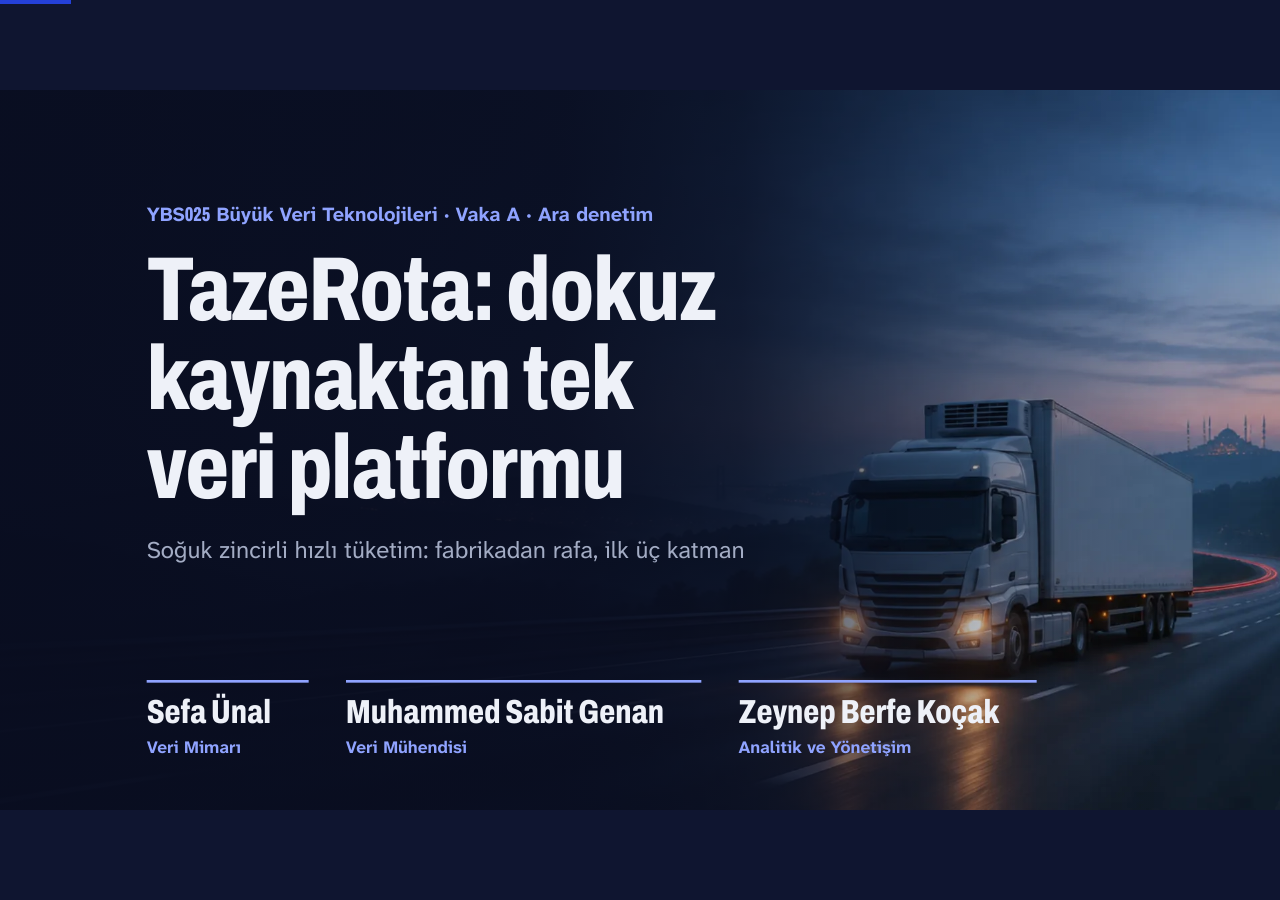
<file: index.html>
<!doctype html>
<html lang="tr">
<head>
<meta charset="utf-8">
<meta name="viewport" content="width=device-width, initial-scale=1">
<title>TazeRota Ara Denetim</title>
<link rel="icon" href="data:,">
<link rel="stylesheet" href="deck.css">
<link rel="stylesheet" href="motion.css">
<link rel="stylesheet" href="deck.local.css">
</head>
<body>
<main class="deck" data-texture="grid">

  <section class="slide night bare foto kapak" data-title="Kapak" data-duration="25" data-transition="fade" data-export="image">
    <img class="zemin" src="medya/kapak.webp" alt="">
    <video class="zemin dongu" src="medya/kapak.mp4" poster="medya/kapak.webp" muted autoplay loop playsinline aria-hidden="true"></video>
    <div class="perde"></div>
    <div class="kapak-ic">
      <p class="t-kicker" data-motion="rise" data-raw>YBS<span class="t-num">025</span> Büyük Veri Teknolojileri · Vaka A · Ara denetim</p>
      <h1 class="t-display" data-motion="line-rise" data-delay=".15">TazeRota: dokuz kaynaktan tek veri platformu</h1>
      <p class="kapak-alt" data-motion="rise" data-delay=".7">Soğuk zincirli hızlı tüketim: fabrikadan rafa, ilk üç katman</p>
    </div>
    <div class="ekip" data-motion="stagger" data-child="div" data-gap=".12" data-delay="1">
      <div><p class="ad">Sefa Ünal</p><p class="rol">Veri Mimarı</p></div>
      <div><p class="ad">Muhammed Sabit Genan</p><p class="rol">Veri Mühendisi</p></div>
      <div><p class="ad">Zeynep Berfe Koçak</p><p class="rol">Analitik ve Yönetişim</p></div>
    </div>
    <aside class="notes">Merhaba. Biz Vaka A'yı, <b>TazeRota</b>'yı çalıştık: süt ürünü, atıştırmalık ve içecek üretip soğuk zincirle rafa taşıyan bir şirket; verisi dokuz ayrı yerde. Ben Sefa Ünal, veri mimarıyım; Sabit veri mühendisi, Zeynep analitik ve yönetişimden sorumlu. Bu ara denetimde <b>ilk üç katmanı</b>, yani kaynak, alım ve depolamayı anlatacağız; her birimiz yaklaşık beş dakika.</aside>
  </section>

  <section class="slide night foto acilis-s" data-title="Bölüm: Sefa" data-duration="20" data-transition="iris" data-export="image">
    <img class="zemin" src="medya/market.webp" alt="" data-motion="still-drift" data-zoom="1.02 1.1" data-from="72% 50%" data-to="66% 46%" data-dur="26">
    <div class="perde"></div>
    <p class="t-kicker" data-motion="rise" data-raw>Bölüm 1 / 3 · Veri Mimarı</p>
    <h2 class="t-display" data-motion="line-rise" data-delay=".1">Sefa Ünal</h2>
    <div class="acilis">
      <div data-step="1">
        <h3>Projede ne yaptım</h3>
        <div class="list">
          <p>Gereksinim ve izlenebilirlik</p>
          <p>Üç yıllık hacim hesabı</p>
          <p>Mimari desen: lakehouse</p>
          <p>Depolama kararları</p>
        </div>
      </div>
      <div data-step="2">
        <h3>Şimdi ne anlatacağım</h3>
        <div class="akis">
          <p>İş sorunları ve hedefler</p>
          <p>Kaynaklar ve hacim</p>
          <p>Mimari şema</p>
        </div>
      </div>
    </div>
    <aside class="notes">Ekipte veri mimarıyım. Tuş: projede <b>gereksinimleri ve izlenebilirliği</b> çıkardım, üç yıllık hacmi hesapladım, mimari deseni ve depolama kararlarını yazdım. Tuş: şimdi önce iş sorunlarını ve hedefleri, sonra kaynakları ve hacmi, en son mimari şemayı anlatacağım.</aside>
  </section>

  <section class="slide" data-title="Vaka ve görev" data-duration="40">
    <div class="sekme">Sefa Ünal · Veri Mimarı</div>
    <p class="t-kicker" data-motion="rise">Vaka A · TazeRota Hızlı Tüketim</p>
    <h2 class="t-title measure" data-motion="line-rise" data-delay=".1">Veri dokuz ayrı yerde; bizden tek bir platform istendi</h2>
    <div class="grid-3 vaka" data-motion="stagger" data-child=".vk" data-gap=".2" data-delay=".5">
      <div class="vk"><p class="vk-ad">Şirket</p>
        <p><span class="t-num" data-num="v.fabrika"></span> fabrika, <span class="t-num" data-num="v.hat"></span> üretim hattı</p><p><span class="t-num" data-num="v.arac"></span> soğutuculu araç</p><p><span class="t-num" data-num="v.temsilci"></span> satış temsilcisi</p>
        <p><span class="t-num" data-num="v.nokta"></span> satış noktası, <span class="t-num" data-num="v.zincir"></span> zincir</p><p><span class="t-num" data-num="v.sku"></span> ürün (SKU)</p></div>
      <div class="vk"><p class="vk-ad">Kısıtlar</p>
        <p>Ham veri en az <span class="t-num" data-num="dep.ham"></span> yıl, mali kayıt <span class="t-num" data-num="kv.mali"></span> yıl</p><p>Konum ve bakkal bilgisi KVKK kapsamında</p>
        <p>Sezonda günlük hacim <span class="t-num" data-raw>4</span> katı</p><p>Her zincirin ürün kodu farklı</p><p>Eski Hadoop kümesi ve veri ambarı</p></div>
      <div class="vk vk-ist"><p class="vk-ad">Bu denetimde</p>
        <p>Yönergenin istediği: <b>tek sayfalık mimari taslak</b> ve <b>hacim hesabı</b>.</p>
        <p>Biz ilk üç katmanı ayrıntılı getirdik: <b>kaynak, alım, depolama</b>.</p></div>
    </div>
    <p class="src" data-raw>Kaynak: Vize ödevi yönergesi, Vaka A ve 5.3 Ara denetim.</p>
    <aside class="notes">Vakamız TazeRota: süt ürünü, atıştırmalık ve içecek üreten, Türkiye geneline soğuk zincirle dağıtan bir hızlı tüketim şirketi. Ölçeği solda: altı fabrika, bin yüz soğutuculu araç, iki bin dört yüz temsilci, yüz seksen beş bin satış noktası. Verisi <b>dokuz ayrı kaynakta</b>: fabrika sensörleri, araçlar, temsilcilerin el terminalleri, zincir marketlerin satış dosyaları... Kısıtlar ağır: ham veri üç yıl saklanacak, kişisel veri var, sezonda hacim dört katına çıkıyor, her zincirin ürün kodu farklı. Yönerge bu denetimde <b>mimari taslak ve hacim hesabı</b> istiyor; biz ilk üç katmanı, kaynak, alım ve depolamayı ayrıntılı getirdik.</aside>
  </section>

  <section class="slide" data-title="İş soruları" data-duration="40">
    <p class="istenen" data-raw><b>İstenen</b> G1: her iş sorununu veri gereksinimine çevir: kaynak, gecikme, doğruluk, kullanıcı</p>
    <div class="sekme">Sefa Ünal · Veri Mimarı</div>
    <p class="t-kicker" data-motion="rise">Sorun ve hedefler</p>
    <h2 class="t-title measure" data-motion="line-rise" data-delay=".1">Beş iş sorusu, beş ayrı hız: saniyeden haftaya</h2>
    <div class="eksen" data-motion="stagger" data-child=".dur" data-gap=".18" data-delay=".6">
      <div class="cizgi"></div>
      <div class="dur"><p class="dur-h">≤ <span class="t-num" data-num="h.i3"></span> sn</p><p class="dur-ad">Soğuk zincir alarmı</p><p class="dur-k">Filo ve kalite</p></div>
      <div class="dur"><p class="dur-h">≤ <span class="t-num" data-num="h.i2"></span> dk</p><p class="dur-ad">Raf boşluğu</p><p class="dur-k">Saha temsilcisi</p></div>
      <div class="dur"><p class="dur-h">≤ <span class="t-num" data-num="h.i5"></span> saat</p><p class="dur-ad">Ürün geri çağırma</p><p class="dur-k">Kalite ve kriz ekibi</p></div>
      <div class="dur"><p class="dur-h" data-raw>04:00</p><p class="dur-ad">Talep tahmini</p><p class="dur-k">Planlama, her gece</p></div>
      <div class="dur"><p class="dur-h">Haftalık</p><p class="dur-ad">Promosyon etkisi</p><p class="dur-k">Pazarlama, sorgu ≤ <span class="t-num" data-num="h.i4"></span> sn</p></div>
    </div>
    <p class="t-body alt-not" data-step="1">Tek bir işleme hızı hepsine yetmez: <b>akış</b> da <b>toplu iş</b> de gerekiyor.</p>
    <p class="src">Kaynak: vaka metni; kabul ölçütleri Veri Mimarı raporu, G1.</p>
    <aside class="notes">Yönerge her iş sorununu veri gereksinimine çevirmemizi istiyor. TazeRota'nın beş iş sorusu var ve her birinin beklediği hız çok farklı. Soğuk zincir alarmı otuz saniye içinde gelmeli; raf boşluğu on beş dakikada; geri çağırmada iki saat içinde hangi lotun nereye gittiğini bilmeliyiz. Talep tahmini her gece sabah dörde kadar hazır, promosyon etkisi haftalık. Tuş: bu yüzden <b>tek bir işleme hızı yetmiyor</b>, hem akış hem toplu iş gerekiyor.</aside>
  </section>

  <section class="slide" data-title="Kaynaklar" data-duration="55">
    <p class="istenen" data-raw><b>İstenen</b> G1–G2: izlenebilirlik matrisi, işe yaramayan kaynağa karar, yapı ve 5V</p>
    <div class="sekme">Sefa Ünal · Veri Mimarı</div>
    <p class="t-kicker" data-motion="rise">Katman 1 · Kaynaklar</p>
    <h2 class="t-title" data-motion="line-rise" data-delay=".1">Dokuz kaynaktan yedisi toplanıyor</h2>
    <div class="mx" data-motion="rise" data-delay=".5">
      <div class="mx-s mx-bas"><div class="mx-ad"></div><div class="mx-b"><p>ERP</p><b class="kod" data-raw>A1</b></div><div class="mx-b"><p>POS</p><b class="kod" data-raw>A2</b></div><div class="mx-b"><p>Terminal</p><b class="kod" data-raw>A3</b></div><div class="mx-b"><p>Fotoğraf</p><b class="kod" data-raw>A4</b></div><div class="mx-b"><p>Araç</p><b class="kod" data-raw>A5</b></div><div class="mx-b"><p>Sensör</p><b class="kod" data-raw>A6</b></div><div class="mx-b"><p>Dış veri</p><b class="kod" data-raw>A9</b></div><div class="mx-b disi"><p>Sosyal medya</p><b class="kod" data-raw>A7</b></div><div class="mx-b disi"><p>Çağrı merkezi</p><b class="kod" data-raw>A8</b></div></div>
      <div class="mx-s mx-ek"><div class="mx-ad">Yapı</div><div class="mx-t">Yapılandırılmış</div><div class="mx-t">Yarı</div><div class="mx-t">Yarı</div><div class="mx-t">Yapısız</div><div class="mx-t">Yarı</div><div class="mx-t">Yarı</div><div class="mx-t">Yarı</div><div class="mx-t disi">Yapısız</div><div class="mx-t disi">Yapısız</div></div>
      <div class="mx-s" data-step="1"><div class="mx-ad">Talep tahmini</div><div class="mx-h"><i></i></div><div class="mx-h"><i></i></div><div class="mx-h"><i></i></div><div class="mx-h"></div><div class="mx-h"></div><div class="mx-h"></div><div class="mx-h"><i></i></div><div class="mx-h disi"></div><div class="mx-h disi"></div></div><div class="mx-s" data-step="1"><div class="mx-ad">Raf boşluğu</div><div class="mx-h"></div><div class="mx-h"><i></i></div><div class="mx-h"><i></i></div><div class="mx-h"><i></i></div><div class="mx-h"></div><div class="mx-h"></div><div class="mx-h"></div><div class="mx-h disi"></div><div class="mx-h disi"></div></div><div class="mx-s" data-step="1"><div class="mx-ad">Soğuk zincir alarmı</div><div class="mx-h"></div><div class="mx-h"></div><div class="mx-h"></div><div class="mx-h"></div><div class="mx-h"><i></i></div><div class="mx-h"></div><div class="mx-h"></div><div class="mx-h disi"></div><div class="mx-h disi"></div></div><div class="mx-s" data-step="1"><div class="mx-ad">Promosyon etkisi</div><div class="mx-h"></div><div class="mx-h"><i></i></div><div class="mx-h"><i></i></div><div class="mx-h"></div><div class="mx-h"></div><div class="mx-h"></div><div class="mx-h"><i></i></div><div class="mx-h disi"></div><div class="mx-h disi"></div></div><div class="mx-s" data-step="1"><div class="mx-ad">Ürün geri çağırma</div><div class="mx-h"><i></i></div><div class="mx-h"><i></i></div><div class="mx-h"></div><div class="mx-h"></div><div class="mx-h"></div><div class="mx-h"><i></i></div><div class="mx-h"></div><div class="mx-h disi"></div><div class="mx-h disi"></div></div>
    </div>
    <div class="bes-v" data-step="2" data-motion="stagger" data-child=".bv" data-gap=".12">
      <div class="bv"><b>Hacim</b><span>üç yılda <span class="t-num" data-num="hacim.ham"></span> TB; çoğu fotoğraf ve sensör</span></div>
      <div class="bv"><b>Hız</b><span>sensörde saniyede <span class="t-num" data-num="a6.olcum"></span> ölçüm</span></div>
      <div class="bv"><b>Çeşitlilik</b><span data-raw>tablo, CSV/EDI, JSON, JPEG, OPC-UA, Excel</span></div>
      <div class="bv"><b>Doğruluk</b><span>sensör hatası, düzeltilen dosya, mükerrer kayıt</span></div>
      <div class="bv"><b>Değer</b><span>beş iş sorusu: tahminden geri çağırmaya</span></div>
    </div>
    <p class="src">Kaynak: vaka metni; eşleşme Veri Mimarı raporu, G1. Yapı: yapılandırılmış, yarı yapılandırılmış, yapısız.</p>
    <aside class="notes">Yönerge her iş sorusunun hangi kaynağa ihtiyaç duyduğunu ve işe yaramayan kaynağa ne yapacağımızı soruyor. Tuş: matris bunu gösteriyor. <b>Sosyal medya ve çağrı merkezi hiçbir soruya hizmet etmiyor</b>, bu yüzden toplamıyoruz; ne depolama maliyeti ne KVKK yükü. Tuş: alttaki beş V, her boyutun TazeRota'daki karşılığı: hacmi fotoğraf ve sensör getiriyor, hızı sensör ve araç, çeşitliliği altı farklı biçim; doğruluk sorunu sensör hatası ve düzeltilen dosyalar; değer de beş iş sorusunun kendisi.</aside>
  </section>

  <section class="slide" id="hacim" data-title="Hacim" data-duration="70" data-transition="iris" data-export="image">
    <p class="istenen" data-raw><b>İstenen</b> G2: her kaynak için saklama sonu hacmi; 4 kat tepe, çoğaltma ve sıkıştırmayla gerçek disk</p>
    <div class="sekme">Sefa Ünal · Veri Mimarı</div>
    <p class="t-kicker" data-motion="rise">Katman 1 · Kaynaklar ve hacim</p>
    <h2 class="t-title" data-motion="line-rise" data-delay=".1">Üç yılda <span data-num="hacim.ham"></span> TB ham veri; yükün <span data-num="hacim.a4_pay"></span>'ı raf fotoğrafı</h2>
    <div class="hacim-grid">
      <div data-chart="bar" data-keys="ham.A4,ham.A6,ham.A2,ham.A5,ham.A3,ham.A1" data-highlight="ham.A4" data-delay=".5"></div>
      <div class="hacim-side">
        <p class="t-label">Disk ihtiyacı, 3 yıl</p>
        <div class="kap-row" data-step="1">
          <div><p class="t-small">3 kopya</p><p class="kap-v"><span class="t-num kap-n" data-num="hacim.kopya3"></span> <span class="t-small">TB</span></p></div>
          <div><p class="t-small" data-raw>8+2 EC</p><p class="kap-v"><span class="t-num kap-n pen" data-num="hacim.ec"></span> <span class="t-small">TB</span></p></div>
        </div>
        <p class="t-body" data-step="2">Aynı veri <span data-motion="pen-mark" data-mark="underline"><span class="t-num" data-num="hacim.ec_fark"></span> TB daha az</span> diskle</p>
        <div class="ne-olursa" data-step="3">
          <p class="t-label">Ne olursa?</p>
          <label><span>Yıllık büyüme</span><input type="range" id="h-buyume" min="0" max="40" step="5" value="20"><b class="t-num" id="h-buyume-d" data-raw>%20</b></label>
          <label><span>Sezonda hacim</span><input type="range" id="h-sezon" min="1" max="6" step="1" value="4"><b class="t-num" id="h-sezon-d" data-raw>4 kat</b></label>
        </div>
      </div>
    </div>
    <p class="src">Kaynak: Veri Mimarı raporu (G2). Mevsim çarpanı <span data-num="hacim.mevsim"></span>, 3 yıllık büyüme <span data-num="hacim.buyume"></span>, TB.</p>
    <aside class="notes">Yönerge her kaynağın üç yıllık hacmini, dört kat sezon tepesini, çoğaltma ve sıkıştırmayı istiyor. Üç yılda <b>578 TB ham veri</b>; bunun yüzde altmışı raf fotoğrafı, çünkü fotoğraf zaten sıkıştırılmış, küçülmüyor. Tuş: üç kopya tutarsak 1.371 TB disk gerekir; 8+2 silme kodlamasıyla 571 TB. Tuş: yani aynı veri 800 TB daha az diskle. Tuş: son adımda kaydırıcılar var; büyüme ya da sezon katı değişirse bütün sayılar aynı formülle yeniden hesaplanıyor. Hoca "büyüme yüzde otuz olsa?" diye sorarsa burada gösterebiliriz.</aside>
  </section>

  <section class="slide" id="sema" data-title="Mimari şema" data-duration="80" data-transition="iris" data-export="image">
    <p class="istenen" data-raw><b>İstenen</b> G3: Lambda, Kappa, lakehouse arasından seç, seçmediklerini gerekçelendir; tek sayfalık şema</p>
    <div class="sekme">Sefa Ünal · Veri Mimarı</div>
    <p class="t-kicker" data-motion="rise">Mimari · ortak lakehouse, akış ve toplu iş</p>
    <h2 class="t-title" data-motion="line-rise" data-delay=".1">Tek omurga, üç sorgu yolu</h2>
    <div class="sema-kutu">
<!--SEMA-->
<svg class="sema" viewBox="0 0 1570 560" role="img" aria-label="Mimari şema: kaynaklar, alım, Kafka, işleme, depolama, sunum">
<defs><marker id="uc" viewBox="0 0 10 10" refX="8" refY="5" markerWidth="7" markerHeight="7" orient="auto"><path d="M0,0 L10,5 L0,10z" class="uc"/></marker><marker id="uc-k" viewBox="0 0 10 10" refX="7" refY="5" markerUnits="userSpaceOnUse" markerWidth="22" markerHeight="22" orient="auto"><path d="M0,0 L10,5 L0,10z" class="uc-k"/></marker></defs>
<text x="0" y="552" class="sutun">Kaynak</text>
<text x="310" y="552" class="sutun">Alım</text>
<text x="570" y="552" class="sutun">Omurga</text>
<text x="800" y="552" class="sutun">İşleme</text>
<text x="1030" y="552" class="sutun">Depolama</text>
<text x="1390" y="552" class="sutun">Sunum</text>
<g class="oklar" data-motion="draw" data-gap=".03" data-delay=".3">
<path d="M200,48 C255,48 255,48 304,48" class="ok" data-a="a5" data-b="mqtt" marker-end="url(#uc)"/>
<path d="M200,120 C255,120 255,120 304,120" class="ok" data-a="a6" data-b="uc" marker-end="url(#uc)"/>
<path d="M200,192 C255,192 255,192 304,192" class="ok" data-a="a3" data-b="api" marker-end="url(#uc)"/>
<path d="M200,264 C255,264 255,264 304,264" class="ok" data-a="a1" data-b="dbz" marker-end="url(#uc)"/>
<path d="M200,336 C255,336 255,372 304,372" class="ok" data-a="a2" data-b="nifi" marker-end="url(#uc)"/>
<path d="M200,408 C255,408 255,372 304,372" class="ok" data-a="a9" data-b="nifi" marker-end="url(#uc)"/>
<path d="M200,480 C255,480 255,480 304,480" class="ok" data-a="a4" data-b="yuk" marker-end="url(#uc)"/>
<path d="M500,48 C535,48 535,156 564,156" class="ok" data-a="mqtt" data-b="kafka" marker-end="url(#uc)"/>
<path d="M500,120 C535,120 535,156 564,156" class="ok" data-a="uc" data-b="kafka" marker-end="url(#uc)"/>
<path d="M500,192 C535,192 535,156 564,156" class="ok" data-a="api" data-b="kafka" marker-end="url(#uc)"/>
<path d="M500,264 C535,264 535,156 564,156" class="ok" data-a="dbz" data-b="kafka" marker-end="url(#uc)"/>
<path d="M730,68 C765,68 765,48 794,48" class="ok" data-a="kafka" data-b="flink" marker-end="url(#uc)"/>
<path d="M960,48 C995,48 995,48 1024,48" class="ok" data-a="flink" data-b="redis" marker-end="url(#uc)"/>
<path d="M1320,48 C1355,48 1355,48 1384,48" class="ok" data-a="redis" data-b="alarm" marker-end="url(#uc)"/>
<path d="M730,256 C888,256 888,373 1040,373" class="ok" data-a="kafka" data-b="bronze" marker-end="url(#uc)"/>
<path d="M500,372 C773,372 773,373 1040,373" class="ok" data-a="nifi" data-b="bronze" marker-end="url(#uc)"/>
<path d="M500,480 C773,480 773,373 1040,373" class="ok" data-a="yuk" data-b="bronze" marker-end="url(#uc)"/>
<path d="M730,288 C880,288 880,480 1024,480" class="ok" data-a="kafka" data-b="neo" marker-end="url(#uc)"/>
<path d="M1320,480 C1355,480 1355,480 1384,480" class="ok" data-a="neo" data-b="geri" marker-end="url(#uc)"/>
<path d="M960,138 C1003,138 1003,283 1040,283" class="ok" data-a="spark" data-b="silver" marker-end="url(#uc)"/>
<path d="M1304,193 C1347,193 1347,193 1384,193" class="ok" data-a="gold" data-b="trino" marker-end="url(#uc)"/>
</g>
<g class="parcacik"></g>
<g class="kt "><rect x="0" y="20" width="200" height="56" rx="8"/><text x="16" y="56" class="kt-ad">Araç telemetrisi</text></g>
<g class="kt "><rect x="0" y="92" width="200" height="56" rx="8"/><text x="16" y="128" class="kt-ad">Hat sensörleri</text></g>
<g class="kt "><rect x="0" y="164" width="200" height="56" rx="8"/><text x="16" y="200" class="kt-ad">El terminali</text></g>
<g class="kt "><rect x="0" y="236" width="200" height="56" rx="8"/><text x="16" y="272" class="kt-ad">ERP kayıtları</text></g>
<g class="kt "><rect x="0" y="308" width="200" height="56" rx="8"/><text x="16" y="344" class="kt-ad">POS dosyaları</text></g>
<g class="kt "><rect x="0" y="380" width="200" height="56" rx="8"/><text x="16" y="416" class="kt-ad">Dış veriler</text></g>
<g class="kt "><rect x="0" y="452" width="200" height="56" rx="8"/><text x="16" y="488" class="kt-ad">Raf fotoğrafı</text></g>
<g class="kt alim"><rect x="310" y="20" width="190" height="56" rx="8"/><text x="326" y="56" class="kt-ad">MQTT aracısı</text></g>
<g class="kt alim"><rect x="310" y="92" width="190" height="56" rx="8"/><text x="326" y="128" class="kt-ad">Uç ağ geçidi</text></g>
<g class="kt alim"><rect x="310" y="164" width="190" height="56" rx="8"/><text x="326" y="200" class="kt-ad">HTTPS API</text></g>
<g class="kt alim"><rect x="310" y="236" width="190" height="56" rx="8"/><text x="326" y="272" class="kt-ad">Debezium</text></g>
<g class="kt alim"><rect x="310" y="308" width="190" height="128" rx="8"/><text x="326" y="380" class="kt-ad">NiFi</text></g>
<g class="kt alim"><rect x="310" y="452" width="190" height="56" rx="8"/><text x="326" y="488" class="kt-ad">İmzalı yükleme</text></g>
<g class="kt omurga"><rect x="570" y="20" width="160" height="272" rx="8"/><text x="650.0" y="72" class="kt-ad b" text-anchor="middle">Kafka</text><text x="650.0" y="110" class="kt-alt" text-anchor="middle">Schema</text><text x="650.0" y="136" class="kt-alt" text-anchor="middle">Registry</text><text x="650.0" y="188" class="kt-alt" text-anchor="middle">Avro</text><text x="650.0" y="214" class="kt-alt" text-anchor="middle">mTLS + ACL</text></g>
<g class="kt soluk"><rect x="800" y="20" width="160" height="56" rx="8"/><text x="816" y="56" class="kt-ad">Flink</text></g>
<g class="kt soluk"><rect x="800" y="110" width="160" height="56" rx="8"/><text x="816" y="146" class="kt-ad">Spark</text></g>
<g class="kt hizli"><rect x="1030" y="20" width="290" height="56" rx="8"/><text x="1046" y="56" class="kt-ad">Redis · araç son durumu</text></g>
<g class="kt goller"><rect x="1030" y="110" width="290" height="312" rx="8"/><text x="1046" y="142" class="kt-ad b">MinIO + Iceberg</text></g>
<g class="kt katman"><rect x="1046" y="160" width="258" height="66" rx="8"/><text x="1062" y="201" class="kt-ad">Gold · iş tabloları</text></g>
<g class="kt katman"><rect x="1046" y="250" width="258" height="66" rx="8"/><text x="1062" y="291" class="kt-ad">Silver · temiz</text></g>
<g class="kt katman"><rect x="1046" y="340" width="258" height="66" rx="8"/><text x="1062" y="381" class="kt-ad">Bronze · ham, değişmez</text></g>
<g class="kt hizli"><rect x="1030" y="452" width="290" height="56" rx="8"/><text x="1046" y="488" class="kt-ad">Neo4j · lot zinciri</text></g>
<g class="kt soluk"><rect x="1390" y="20" width="180" height="56" rx="8"/><text x="1406" y="56" class="kt-ad">Alarm paneli</text></g>
<g class="kt soluk"><rect x="1390" y="160" width="180" height="66" rx="8"/><text x="1406" y="189" class="kt-ad">Trino</text><text x="1406" y="215" class="kt-ad">ClickHouse</text></g>
<g class="kt soluk"><rect x="1390" y="256" width="180" height="56" rx="8"/><text x="1406" y="292" class="kt-ad">Superset</text></g>
<g class="kt soluk"><rect x="1390" y="452" width="180" height="56" rx="8"/><text x="1406" y="488" class="kt-ad">Geri çağırma</text></g>
<g class="etiketler" data-motion="fade" data-delay="1.2"><text x="255" y="40" class="ok-et" text-anchor="middle">JSON 10 sn</text><text x="255" y="112" class="ok-et" text-anchor="middle">OPC-UA 1 sn</text><text x="255" y="184" class="ok-et" text-anchor="middle">JSON olay</text><text x="255" y="256" class="ok-et" text-anchor="middle">CDC</text><text x="255" y="346" class="ok-et" text-anchor="middle">CSV gün</text><text x="255" y="382" class="ok-et" text-anchor="middle">API gün</text><text x="255" y="472" class="ok-et" text-anchor="middle">JPEG</text><text x="765" y="50" class="ok-et" text-anchor="middle">akış</text><text x="888" y="306" class="ok-et" text-anchor="middle">dakikalık</text><text x="1003" y="202" class="ok-et" text-anchor="middle">gece</text></g>
<g class="vurgu" data-step="2-2" data-motion="draw" data-gap=".18">
<path d="M200,48 C255,48 255,48 304,48" class="ok-k" data-a="a5" data-b="mqtt" marker-end="url(#uc-k)"/>
<path d="M500,48 C535,48 535,156 564,156" class="ok-k" data-a="mqtt" data-b="kafka" marker-end="url(#uc-k)"/>
<path d="M730,68 C765,68 765,48 794,48" class="ok-k" data-a="kafka" data-b="flink" marker-end="url(#uc-k)"/>
<path d="M960,48 C995,48 995,48 1024,48" class="ok-k" data-a="flink" data-b="redis" marker-end="url(#uc-k)"/>
<path d="M1320,48 C1355,48 1355,48 1384,48" class="ok-k" data-a="redis" data-b="alarm" marker-end="url(#uc-k)"/>
</g>
<g class="vurgu" data-step="3-3" data-motion="draw" data-gap=".18">
<path d="M200,264 C255,264 255,264 304,264" class="ok-k" data-a="a1" data-b="dbz" marker-end="url(#uc-k)"/>
<path d="M500,264 C535,264 535,156 564,156" class="ok-k" data-a="dbz" data-b="kafka" marker-end="url(#uc-k)"/>
<path d="M730,288 C880,288 880,480 1024,480" class="ok-k" data-a="kafka" data-b="neo" marker-end="url(#uc-k)"/>
<path d="M1320,480 C1355,480 1355,480 1384,480" class="ok-k" data-a="neo" data-b="geri" marker-end="url(#uc-k)"/>
</g>
<g class="vurgu" data-step="4-4" data-motion="draw" data-gap=".18">
<path d="M200,336 C255,336 255,372 304,372" class="ok-k" data-a="a2" data-b="nifi" marker-end="url(#uc-k)"/>
<path d="M500,372 C773,372 773,373 1040,373" class="ok-k" data-a="nifi" data-b="bronze" marker-end="url(#uc-k)"/>
<path d="M730,256 C888,256 888,373 1040,373" class="ok-k" data-a="kafka" data-b="bronze" marker-end="url(#uc-k)"/>
<path d="M960,138 C1003,138 1003,283 1040,283" class="ok-k" data-a="spark" data-b="silver" marker-end="url(#uc-k)"/>
<path d="M1304,193 C1347,193 1347,193 1384,193" class="ok-k" data-a="gold" data-b="trino" marker-end="url(#uc-k)"/>
</g>
</svg>
<!--/SEMA-->
    </div>
    <p class="sema-yol bayram" data-step="1-1"><b>Bayram:</b> ileti hızı 4 katı; araç telemetrisi <span class="t-num" data-num="k.ort"></span> → <span class="t-num" data-num="k.tepe"></span> ileti/sn</p>
    <p class="sema-yol" data-step="2-2"><b>Operasyonel:</b> araç → MQTT → Kafka → Flink → Redis, alarm ≤ <span class="t-num" data-num="h.i3"></span> sn</p>
    <p class="sema-yol" data-step="3-3"><b>İzlenebilirlik:</b> ERP → Debezium → Kafka → Neo4j, geri çağırma ≤ <span class="t-num" data-num="h.i5"></span> saat</p>
    <p class="sema-yol" data-step="4-4"><b>Analitik:</b> Bronze → Silver → Gold → Trino, tahmin her gece, promosyon haftalık</p>
    <p class="secmedik sabit"><b>Seçmediğimiz:</b> saf Lambda, kurallar iki kez yazılır; Kappa, <span class="t-num" data-num="hacim.ham"></span> TB'ı Kafka'dan yeniden oynatmak pratik değil.</p>
    <p class="src">İşleme ve sunum soluk: bu denetimin kapsamı dışında. Noktaların yoğunluğu ileti hızının kareköküyle orantılı.</p>
    <aside class="notes">Yönerge Lambda, Kappa ve lakehouse arasından seçmemizi ve seçmediklerimizi gerekçelendirmemizi istiyor. Mimarimiz tek bir Kafka omurgası üzerinde ortak bir lakehouse. Saf Lambda'yı seçmedik çünkü iş kurallarını iki kez yazdırır; Kappa'yı seçmedik çünkü üç yıllık 578 TB'ı Kafka'dan yeniden oynatmak pratik değil. Oklardaki noktalar ileti hızlarıyla orantılı akıyor. Tuş: bayramda hız dört katına çıkıyor, telemetri saniyede 110 iletiden 440'a; Kafka bu yüzden tepe hıza göre boyutlandırıldı. Şimdi üç yolu tek tek gösteriyorum. Tuş: <b>operasyonel</b> yol alarmı saniyeler içinde verir. Tuş: <b>izlenebilirlik</b> yolu lot zincirini Neo4j'de tutar. Tuş: <b>analitik</b> yol ham veriyi Bronze'dan Gold'a olgunlaştırır. Soluk kutular finalin konusu: Trino analistin keşif sorguları için, ClickHouse panonun hızı için; ClickHouse'a yalnız Gold'daki özet tablolar gider, kişisel veri ve konum gitmez, gece işinden sonra yenilenir. Pano Superset, kendi ortamımızda çalışır. Şimdi sözü Sabit'e bırakıyorum.</aside>
  </section>

  <section class="slide night foto acilis-s" data-title="Bölüm: Sabit" data-duration="20" data-transition="iris" data-export="image">
    <img class="zemin" src="medya/kamyon-gece.webp" alt="" data-motion="still-drift" data-zoom="1.02 1.1" data-from="74% 46%" data-to="70% 42%" data-dur="26">
    <div class="perde"></div>
    <p class="t-kicker" data-motion="rise" data-raw>Bölüm 2 / 3 · Veri Mühendisi</p>
    <h2 class="t-display" data-motion="line-rise" data-delay=".1">Muhammed Sabit Genan</h2>
    <div class="acilis">
      <div data-step="1">
        <h3>Projede ne yaptım</h3>
        <div class="list">
          <p>Veri alımı ve Kafka tasarımı</p>
          <p>Güvenlik bedelini Docker’da ölçtüm</p>
          <p>Toplu ve akış işleme tasarımı</p>
          <p>Spark kanıtı, akış simülasyonu</p>
        </div>
      </div>
      <div data-step="2">
        <h3>Şimdi ne anlatacağım</h3>
        <div class="akis">
          <p>Her kaynak hangi yoldan geliyor</p>
          <p>Kafka konuları ve bölüm sayısı</p>
          <p>Kanıt: ölçüm ve kesinti kaydı</p>
        </div>
      </div>
    </div>
    <aside class="notes">Teşekkürler Sefa. Ben Muhammed Sabit Genan, veri mühendisiyim. Tuş: projede <b>veri alımını ve Kafka tasarımını</b> yaptım, güvenliğin hatta getirdiği yükü Docker'da ölçtüm; toplu ve akış işleme tasarımı ile Spark kanıtı da bende. Tuş: şimdi her kaynağın hangi yoldan geldiğini, Kafka bölüm sayısını nasıl türettiğimizi ve iki kanıtı göstereceğim: güvenlik ölçümü ve kesinti kaydı.</aside>
  </section>

  <section class="slide" data-title="Alım yolları" data-duration="65">
    <p class="istenen" data-raw><b>İstenen</b> G4: her kaynak için alım yöntemi: dosya aktarımı, değişiklik yakalama, ileti kuyruğu, API</p>
    <div class="sekme">Muhammed Sabit Genan · Veri Mühendisi</div>
    <p class="t-kicker" data-motion="rise">Katman 2 · Veri alımı</p>
    <h2 class="t-title measure" data-motion="line-rise" data-delay=".1">Her kaynak kendi yolundan gelir: dört yöntem, üç platform</h2>
    <div class="yollar" data-step="1" data-motion="stagger" data-child=".yol" data-gap=".15">
      <div class="yol"><p class="yol-ad">İleti kuyruğu</p>
        <div class="kay"><p class="kay-ad">Araç telemetrisi <b class="kod" data-raw>A5</b></p><span>MQTT, mTLS → Kafka</span></div>
        <div class="kay"><p class="kay-ad">Hat sensörleri <b class="kod" data-raw>A6</b></p><span>uç ağ geçidi → Kafka</span></div></div>
      <div class="yol"><p class="yol-ad">Değişiklik yakalama</p>
        <div class="kay"><p class="kay-ad">ERP kayıtları <b class="kod" data-raw>A1</b></p><span>Debezium → Kafka</span></div></div>
      <div class="yol"><p class="yol-ad">Dosya aktarımı</p>
        <div class="kay"><p class="kay-ad">POS dosyaları <b class="kod" data-raw>A2</b></p><span>12 zincir, SFTP → NiFi</span></div>
        <div class="kay"><p class="kay-ad">Raf fotoğrafı <b class="kod" data-raw>A4</b></p><span>doğrudan nesne depolama</span></div></div>
      <div class="yol"><p class="yol-ad">API</p>
        <div class="kay"><p class="kay-ad">El terminali <b class="kod" data-raw>A3</b></p><span>HTTPS → Kafka</span></div>
        <div class="kay"><p class="kay-ad">Dış veriler <b class="kod" data-raw>A9</b></p><span>hava, tatil, promosyon · NiFi</span></div></div>
    </div>
    <p class="secmedik" data-step="2"><b>Seçmediğimiz:</b> Sqoop, toplu kopyalar ve geri çağırmanın 2 saatine yetişmez; Flume, sunucu günlüğü içindir, bizde öyle bir kaynak yok.</p>
    <p class="src">Platformlar: MQTT aracısı, Kafka + Kafka Connect, NiFi. Kaynak: G4 veri alımı.</p>
    <aside class="notes">Yönerge her kaynak için alım yöntemini soruyor: dosya aktarımı, değişiklik yakalama, ileti kuyruğu ya da API. Tuş: dokuz kaynağın her biri geliş şekline göre <b>dört yoldan</b> birine giriyor. Araç ve sensör sürekli akıyor: ileti kuyruğu. ERP canlı veritabanı; onu yormadan değişiklikleri Debezium okuyor. POS dosyaları on iki zincirden ayrı biçimlerde geliyor, NiFi her dosyanın izini tutuyor. Fotoğraf 2,5 MB, kuyruğa girmiyor; doğrudan nesne depolamaya gidiyor, Kafka'ya yalnız bilgisi giriyor. Sosyal medya ve çağrı merkezi hiçbir soruya hizmet etmediği için toplanmıyor. Tuş: seçmediklerimiz: Sqoop toplu kopyaladığı için geri çağırmanın iki saatine yetişmez, Flume sunucu günlüğü içindir.</aside>
  </section>

  <section class="slide" id="kafka" data-title="Kafka bölüm sayısı" data-export="image" data-duration="65">
    <p class="istenen" data-raw><b>İstenen</b> G4: konu, bölüm sayısı, anahtar, saklama; bölüm sayısını tepe hızdan türet</p>
    <div class="sekme">Muhammed Sabit Genan · Veri Mühendisi</div>
    <p class="t-kicker" data-motion="rise">Katman 2 · Kafka konuları</p>
    <h2 class="t-title measure" data-motion="line-rise" data-delay=".1">On iki bölüm tahmin değil: tepe hızdan türetildi</h2>
    <div class="kafka-grid">
      <div class="zincir">
        <div class="z" data-step="1"><span class="z-l"><span class="t-num" data-num="k.arac"></span> araç, <span class="t-num" data-num="k.aralik"></span> sn'de bir</span><span class="z-v t-num" data-num="k.ort"></span><span class="z-u">ileti/sn</span></div>
        <div class="z" data-step="2"><span class="z-l" data-raw>Bayram, <span class="t-num">4</span> kat</span><span class="z-v t-num" data-num="k.tepe"></span><span class="z-u">ileti/sn</span></div>
        <div class="z" data-step="3"><span class="z-l">Üç yıl büyüme, × <span class="t-num" data-num="k.buy3"></span></span><span class="z-v t-num" data-num="k.uc"></span><span class="z-u">ileti/sn</span></div>
        <div class="z" data-step="4"><span class="z-l" data-raw>Flink <span class="t-num">10</span> dk durursa biriken</span><span class="z-v t-num" data-num="k.birikim"></span><span class="z-u">ileti</span></div>
        <div class="z" data-step="4"><span class="z-l" data-raw><span class="t-num">2</span> dk'da eritmek için</span><span class="z-v t-num" data-num="k.eritme"></span><span class="z-u">ileti/sn</span></div>
        <div class="z son" data-step="5"><span class="z-l">÷ <span class="t-num" data-num="k.kap"></span>/sn görev başına → <span class="t-num" data-num="k.gorev"></span> görev</span><span class="z-v t-num"><span data-motion="pen-mark" data-num="k.bolum"></span></span><span class="z-u">bölüm</span></div>
      </div>
      <div class="k-sag">
      <div class="k-sahne" data-step="0-5">
        <svg id="k-sahne" viewBox="0 0 600 540" aria-label="Kafka konusunun 12 bölümü">
          <text x="20" y="28" class="k-bas">soguk-zincir.telemetri · anahtar arac_id</text>
          <g class="serit" data-i="0"><line x1="20" y1="70" x2="440" y2="70"/><rect class="lag" x="440" y="61" width="0" height="18"/><rect class="gorev" x="452" y="60" width="20" height="20" rx="3"/><text x="0" y="76" class="b-no">0</text></g><g class="serit" data-i="1"><line x1="20" y1="108" x2="440" y2="108"/><rect class="lag" x="440" y="99" width="0" height="18"/><rect class="gorev" x="452" y="98" width="20" height="20" rx="3"/><text x="0" y="114" class="b-no">1</text></g><g class="serit" data-i="2"><line x1="20" y1="146" x2="440" y2="146"/><rect class="lag" x="440" y="137" width="0" height="18"/><rect class="gorev" x="452" y="136" width="20" height="20" rx="3"/><text x="0" y="152" class="b-no">2</text></g><g class="serit" data-i="3"><line x1="20" y1="184" x2="440" y2="184"/><rect class="lag" x="440" y="175" width="0" height="18"/><rect class="gorev" x="452" y="174" width="20" height="20" rx="3"/><text x="0" y="190" class="b-no">3</text></g><g class="serit" data-i="4"><line x1="20" y1="222" x2="440" y2="222"/><rect class="lag" x="440" y="213" width="0" height="18"/><rect class="gorev" x="452" y="212" width="20" height="20" rx="3"/><text x="0" y="228" class="b-no">4</text></g><g class="serit" data-i="5"><line x1="20" y1="260" x2="440" y2="260"/><rect class="lag" x="440" y="251" width="0" height="18"/><rect class="gorev" x="452" y="250" width="20" height="20" rx="3"/><text x="0" y="266" class="b-no">5</text></g><g class="serit" data-i="6"><line x1="20" y1="298" x2="440" y2="298"/><rect class="lag" x="440" y="289" width="0" height="18"/><rect class="gorev" x="452" y="288" width="20" height="20" rx="3"/><text x="0" y="304" class="b-no">6</text></g><g class="serit" data-i="7"><line x1="20" y1="336" x2="440" y2="336"/><rect class="lag" x="440" y="327" width="0" height="18"/><rect class="gorev" x="452" y="326" width="20" height="20" rx="3"/><text x="0" y="342" class="b-no">7</text></g><g class="serit" data-i="8"><line x1="20" y1="374" x2="440" y2="374"/><rect class="lag" x="440" y="365" width="0" height="18"/><rect class="gorev" x="452" y="364" width="20" height="20" rx="3"/><text x="0" y="380" class="b-no">8</text></g><g class="serit" data-i="9"><line x1="20" y1="412" x2="440" y2="412"/><rect class="lag" x="440" y="403" width="0" height="18"/><rect class="gorev" x="452" y="402" width="20" height="20" rx="3"/><text x="0" y="418" class="b-no">9</text></g><g class="serit" data-i="10"><line x1="20" y1="450" x2="440" y2="450"/><rect class="lag" x="440" y="441" width="0" height="18"/><rect class="gorev" x="452" y="440" width="20" height="20" rx="3"/><text x="0" y="456" class="b-no">10</text></g><g class="serit" data-i="11"><line x1="20" y1="488" x2="440" y2="488"/><rect class="lag" x="440" y="479" width="0" height="18"/><rect class="gorev" x="452" y="478" width="20" height="20" rx="3"/><text x="0" y="494" class="b-no">11</text></g>
          <text x="490" y="28" class="k-bas">Flink</text>
          <g class="k-parca"></g>
        </svg>
        <p class="k-sayac"><span class="k-et" id="k-et">Akış normal</span> <span class="t-num" id="k-biriken"></span></p>
        <p class="k-not">Sahne hızlandırılmış; sayılar soldaki hesaptan.</p>
      </div>
      <div class="konular" data-step="6">
        <p class="t-label">Konu · bölüm · saklama</p>
        <div class="kr"><code>soguk-zincir.telemetri</code><span data-num="konu.telemetri.b"></span><span><span data-num="konu.telemetri.s"></span> gün</span></div>
        <div class="kr"><code>saha.terminal-olaylari</code><span data-num="konu.terminal.b"></span><span><span data-num="konu.terminal.s"></span> gün</span></div>
        <div class="kr"><code>saha.foto-olaylari</code><span data-num="konu.foto.b"></span><span><span data-num="konu.foto.s"></span> gün</span></div>
        <div class="kr"><code>uretim.sensor-ham</code><span data-num="konu.sensor.b"></span><span><span data-num="konu.sensor.s"></span> gün</span></div>
        <div class="kr"><code>&lt;konu&gt;.dlq</code><span data-num="konu.dlq.b"></span><span><span data-num="konu.dlq.s"></span> gün</span></div>
        <p class="t-small kr-not">Fabrika sensörlerinde <span class="t-num" data-num="a6.olcum"></span> ölçüm/sn, hat başına pakete girince <span class="t-num" data-num="a6.ileti"></span> ileti/sn.</p>
      </div>
      </div>
    </div>
    <p class="src">Kaynak: G4 veri alımı, Bölüm 3. Görev kapasitesi varsayım, ölçülmedi.</p>
    <aside class="notes">Yönerge bölüm sayısını tepe hızdan türetmemizi istiyor; bunu soğuk zincir konusu üzerinden yaptım. Tuş: bin yüz araç on saniyede bir yolluyor, saniyede yüz on ileti. Tuş: bayramda dört katı, 440. Tuş: üç yıl büyümeyle 760. Tuş: asıl belirleyici kesinti: Flink on dakika durursa yaklaşık <b>456 bin ileti</b> birikir; bunu iki dakikada eritmek için saniyede 4.560 ileti gerekir. Tuş: görev başına 500 varsayarsak on görev; <b>on ikiyi</b> seçtik çünkü 2, 3, 4 ve 6'ya bölünür, sonradan bölüm artırmak aracın ölçüm sırasını bozardı. Sağdaki sahne bunu gösteriyor: on iki şerit, Flink durunca kırmızı birikim, görevler dönünce eriyor; sahne hızlandırılmış. Tuş: diğer konular aynı kuralla.</aside>
  </section>

  <section class="slide" data-title="Kanıt: güvenlik bedeli" data-duration="60">
    <p class="istenen" data-raw><b>İstenen</b> Veri Mühendisi denetimi: güvenlik önlemleri hattı yavaşlatıyor mu, gecikme hedefi tutuyor mu?</p>
    <div class="sekme">Muhammed Sabit Genan · Veri Mühendisi</div>
    <p class="t-kicker" data-motion="rise">Kanıt · Docker'da ölçtüm</p>
    <h2 class="t-title measure" data-motion="line-rise" data-delay=".1">Güvenlik gecikmeye <span data-num="s7.fark"></span> ms ekledi, tek ileti kaybolmadı</h2>
    <div class="kanit-grid">
      <div>
        <p class="t-label">En yavaş %1 iletinin gecikmesi (p99, ms)</p>
        <div data-chart="bar" data-keys="s7.k440.duz,s7.k440.mtls,s7.k760.duz,s7.k760.mtls,s7.m440.duz,s7.m440.mtls" data-highlight="s7.k440.mtls,s7.k760.mtls,s7.m440.mtls" data-max="10" data-delay=".4"></div>
      </div>
      <div class="kanit-side">
        <p class="t-label">Gönderilen ve alınan ileti</p>
        <p class="kn t-num"><span data-num="s7.alinan" data-motion="count-up" data-delay=".6"></span></p>
        <p class="t-body">kayıp&nbsp;&nbsp;<span class="t-num" data-motion="pen-mark" data-num="s7.kayip"></span></p>
        <p class="t-small" data-step="1">Yetkisiz cihazın yayını engellendi. Yeniden bağlanma <span class="t-num" data-num="s7.bag.duz"></span> → <span class="t-num" data-num="s7.bag.mtls"></span> ms.</p>
      </div>
    </div>
    <p class="src" data-raw>Kafka 3.9.1 ve Mosquitto 2.0.20, Docker. Saniyede 440 (3. yıl 760) ileti, 250 bayt, her ayar 2 dk × 2 tekrar. Tek makine; MQTT → Kafka köprüsü ölçülmedi.</p>
    <aside class="notes">Veri Mühendisi olarak denetim görevim şuydu: güvenlik önlemleri hattı yavaşlatıyor mu? Docker'da şifresiz bağlantı ile mTLS artı erişim listesini karşılaştırdım. Kafka'da en yavaş yüzde birlik iletiler <b>0,4 ms</b> daha geç geldi, MQTT'de fark ölçülemedi. Altı yüz bin ileti gönderdim, hepsi geldi. Tuş: yetkisiz sertifikalı cihaz yayın yapamadı; bedeli yeniden bağlanmada, birkaç milisaniye. Ama bu ölçüm tek bileşenleri sınadı; asıl soru, bağlantı koparsa ne olduğu. Onu da kaydettim.</aside>
  </section>

  <section class="slide night" id="demo" data-title="Demo kaydı: kesinti ve kayıp" data-duration="80" data-transition="iris" data-export="image">
    <img class="d-zemin" src="medya/kavsak.webp" alt="">
    <p class="istenen" data-raw><b>Sınadığımız</b> Bağlantı koparsa ileti kaybolur mu? Alım katmanının dayanıklılığı, ölçerek</p>
    <div class="sekme">Muhammed Sabit Genan · Veri Mühendisi</div>
    <p class="t-kicker d-ust" data-motion="rise"><span class="d-rozet">Kayıt</span><span>Docker’da gerçek koşu · <span data-raw>10 Kasım</span></span><span class="d-saat" id="d-saat" data-raw></span></p>
    <h2 class="t-title" data-motion="line-rise" data-delay=".1">Kaybı ancak ölçerek bulduk</h2>

    <div class="d-sahne" data-step="0-2">
      <svg id="d-svg" viewBox="0 0 1570 400" data-raw aria-label="Araçlardan MQTT aracısı ve köprü üzerinden Kafka'nın 12 bölümüne ileti akışı">
        <defs>
          <symbol id="d-tir" viewBox="0 0 72 40"><rect x="0" y="2" width="48" height="28" rx="3"/><path d="M50 10h13l7 9v11H50z"/><circle cx="13" cy="34" r="5"/><circle cx="58" cy="34" r="5"/></symbol>
        </defs>
        <text x="0" y="34" class="d-bas"><tspan data-num="k.arac"></tspan> araç</text>
        <text x="0" y="66" class="d-alt"><tspan data-num="demo.hiz"></tspan> ileti/sn, bayram tepesi</text>
        <g class="d-tirlar"></g>
        <line class="d-hat" x1="270" y1="170" x2="1130" y2="170"/>
        <g class="d-yigin"></g>
        <text x="290" y="372" class="d-yigin-et" id="d-yigin-et"></text>
        <g class="d-bolumler"></g>
        <g class="d-parca"></g>
        <g class="d-kutu d-araci" id="d-araci"><rect x="560" y="110" width="240" height="120" rx="12"/><text x="680" y="160" text-anchor="middle" class="d-kutu-ad">MQTT aracısı</text><text x="680" y="198" text-anchor="middle" class="d-kutu-alt">mTLS + ACL</text></g>
        <text x="680" y="92" text-anchor="middle" class="d-kesik-et">durduruldu</text>
        <g class="d-kutu"><rect x="890" y="130" width="160" height="80" rx="12"/><text x="970" y="179" text-anchor="middle" class="d-kutu-ad">Köprü</text></g>
        <g class="d-kafka"><rect x="1130" y="0" width="440" height="400" rx="14"/><text x="1150" y="44" class="d-kutu-ad">Kafka · <tspan data-num="demo.bolum"></tspan> bölüm</text></g>
      </svg>
      <div class="d-sayac">
        <div><p class="t-label">Araçların gönderdiği</p><p class="d-n t-num" id="d-gonderilen" data-num="demo.p2.gonderilen"></p></div>
        <div><p class="t-label">Kafka’ya ulaşan</p><p class="d-n t-num" id="d-alinan" data-num="demo.p2.alinan"></p></div>
        <div><p class="t-label">Araçta bekleyen</p><p class="d-n t-num" id="d-yolda" data-num="demo.p2.yolda"></p></div>
        <div class="d-kayip"><p class="t-label">Kayıp</p><p class="d-n t-num" id="d-kayip" data-num="demo.p2.kayip"></p></div>
      </div>
    </div>
    <p class="d-mesaj" data-step="0-0">Akış normal: iletiler aracıdan köprüyle Kafka’nın <span class="t-num" data-num="demo.bolum"></span> bölümüne dağılıyor</p>
    <p class="d-mesaj kotu" data-step="1-1">Aracıyı durdurduk: araçlar ağa ulaşamıyor, iletiler araçta birikiyor</p>
    <p class="d-mesaj iyi" data-step="2-2">Bağlantı geri geldi: birikim <span class="t-num" data-num="demo.bosalma"></span> saniyede Kafka’ya aktı, kayıp <span class="t-num" data-num="demo.p2.kayip"></span></p>
    <i class="d-tik" data-motion="demo-sahne" data-adim="0"></i>
    <i class="d-tik" data-step="1-1" data-motion="demo-sahne" data-adim="1"></i>
    <i class="d-tik" data-step="2-2" data-motion="demo-sahne" data-adim="2"></i>
    <i class="d-tik" data-step="3" data-motion="demo-sahne" data-adim="3"></i>

    <div class="d-kars" data-step="3">
      <div class="d-kart">
        <p class="d-kart-ad" data-raw>1. koşu · varsayılan ayar</p>
        <p class="d-kart-alt">Aracının köprü için tuttuğu kuyruk: <span class="t-num" data-num="demo.sinir"></span> ileti</p>
        <svg class="d-grafik" id="d-grafik1" viewBox="0 0 740 230" data-raw aria-label="1. koşu: Kafka'ya ulaşmamış ileti, zamana göre"></svg>
        <p class="d-sonuc kotu"><span class="t-num" data-num="demo.p1.kayip"></span> <small>ileti kayıp</small></p>
        <p class="d-kart-not">Bağlantı gelince kuyruk taştı. Aracı günlüğü: <i>Outgoing messages are being dropped</i></p>
      </div>
      <div class="d-kart">
        <p class="d-kart-ad" data-raw>2. koşu · kuyruk büyütüldü</p>
        <p class="d-kart-alt">Aracının köprü için tuttuğu kuyruk: <span class="t-num" data-num="demo.yeni_sinir"></span> ileti</p>
        <svg class="d-grafik" id="d-grafik2" viewBox="0 0 740 230" data-raw aria-label="2. koşu: Kafka'ya ulaşmamış ileti, zamana göre"></svg>
        <p class="d-sonuc iyi"><span class="t-num" data-num="demo.p2.kayip"></span> <small>ileti kayıp</small></p>
        <p class="d-kart-not">Aynı <span class="t-num" data-num="demo.kesinti"></span> saniyelik kesinti; birikimin tamamı Kafka’ya ulaştı.</p>
      </div>
    </div>
    <p class="d-ders" data-step="4">Ölçmeden bulamayacağımız bir hataydı: her iletinin sıra numarasını <span data-motion="pen-mark" data-mark="underline" data-delay=".5">sayarak bulduk</span>.</p>
    <p class="src" data-raw>Kayıt: canli_demo, 10 Kasım. Tek makine, tek aracı; kesinti docker pause ile. Sayaçlar kayıttan, akış noktaları temsilî.</p>
    <aside class="notes">Bu, 10 Kasım'da Docker'da yaptığımız <b>gerçek bir koşunun kaydı</b>; sınıfta canlı çalıştırmıyorum ama ekrandaki her sayı o koşudan. Bin yüz araç bayram tepesinde saniyede 440 ileti yolluyor: önce MQTT aracısına, mTLS ve erişim listesiyle; köprü iletileri Kafka'nın on iki bölümüne taşıyor, sağdaki çubuklar bölümlere düşen ileti. Her iletinin bir sıra numarası var; alttaki sayaçlar gönderileni, ulaşanı, bekleyeni ve kaybı sayıyor. Tuş: şimdi aracıyı durduruyoruz, docker pause ile; ağ kesintisi gibi. Araçlar aracıya ulaşamıyor, iletiler <b>araçta birikiyor</b>: kırmızı yığın. Kesinti 15 saniye sürdü, kayıt burada iki kat hızlı. Tuş: bağlantı geri geliyor; biriken altı binden fazla ileti yaklaşık bir saniyede Kafka'ya akıyor, bunu yarı hızda gösteriyorum. Kayıp sıfır. Tuş: ama bu <b>ikinci koşu</b>. İlk koşuda aynı kesintide <b>3.820 ileti kaybettik</b>: aracının köprü için tuttuğu kuyruk varsayılan olarak bin ileti; bağlantı gelince biriken akın onu taşırdı. Soldaki eğri bağlantıdan sonra sıfıra dönmüyor; o iletiler hiç gelmedi. Kuyruğu beş yüz bine çıkardık, on beş dakikalık kesintiye yetecek kadar; aynı kesinti, kayıp sıfır. (Soru gelirse: hedef on beş dakikalık kesintiydi, saniyede 440 iletiyle 396 bin; beş yüz bin, bugünkü 440'lık tepede yaklaşık 19 dakika, üçüncü yılın 760'lık tepesinde ise yaklaşık 11 dakika dayanır. Büyüme gelince bu sınırı yeniden hesaplamamız gerekecek.) Tuş: asıl ders: kayıp kendini göstermedi; <b>her iletinin sıra numarasını sayarak bulduk</b>. Ölçmeseydik varsayılan ayarla üretime çıkacaktık. Şimdi sözü Zeynep'e bırakıyorum.</aside>
  </section>

  <section class="slide night foto acilis-s" data-title="Bölüm: Zeynep" data-duration="20" data-transition="iris" data-export="image">
    <img class="zemin" src="medya/depo.webp" alt="" data-motion="still-drift" data-zoom="1.02 1.1" data-from="70% 52%" data-to="64% 48%" data-dur="26">
    <div class="perde"></div>
    <p class="t-kicker" data-motion="rise" data-raw>Bölüm 3 / 3 · Analitik ve Yönetişim</p>
    <h2 class="t-display" data-motion="line-rise" data-delay=".1">Zeynep Berfe Koçak</h2>
    <div class="acilis">
      <div data-step="1">
        <h3>Projede ne yaptım</h3>
        <div class="list">
          <p>Teknoloji seçim tablosu</p>
          <p>Kişisel veri envanteri, KVKK</p>
          <p>Kripto-silme, kalite kuralları</p>
          <p>Ürün kodu eşleştirme</p>
        </div>
      </div>
      <div data-step="2">
        <h3>Şimdi ne anlatacağım</h3>
        <div class="akis">
          <p>Depolama katmanları ve hızlı depolar</p>
          <p>Ürün kodu eşleştirme</p>
          <p>Güvenlik ve KVKK</p>
        </div>
      </div>
    </div>
    <aside class="notes">Teşekkürler Sabit. Ben Zeynep Berfe Koçak, analitik ve yönetişimden sorumluyum. Tuş: projede <b>teknoloji seçim tablosunu</b>, kişisel veri envanterini ve KVKK önlemlerini, kripto-silmeyi, kalite kurallarını ve ürün kodu eşleştirmesini hazırladım. Tuş: şimdi verinin nerede ve nasıl saklandığını, iki hızlı depoyu, zincirlerin ürün kodlarının nasıl eşleştiğini ve kişisel veriyi nasıl koruduğumuzu anlatacağım.</aside>
  </section>

  <section class="slide" data-title="Depolama katmanları" data-duration="55">
    <p class="istenen" data-raw><b>İstenen</b> G5: ham, temiz, iş katmanları; biçim ve bölümleme; küçük dosya; sıcak, ılık, soğuk</p>
    <div class="sekme">Zeynep Berfe Koçak · Analitik ve Yönetişim</div>
    <p class="t-kicker" data-motion="rise">Katman 3 · Depolama</p>
    <h2 class="t-title measure" data-motion="line-rise" data-delay=".1">Ham veri değişmez, iş verisi katmanlarda olgunlaşır</h2>
    <div class="dep-grid">
      <div class="katlar" data-motion="stagger" data-child=".kat" data-gap=".2" data-delay=".5">
        <div class="kat k3"><p class="kat-ad">Gold</p><p>İş tabloları · Parquet</p><p class="kat-b">bölüm: hafta + SKU</p></div>
        <div class="kat k2"><p class="kat-ad">Silver</p><p>Temiz, eşleşmiş · Parquet</p><p class="kat-b">bölüm: gün + zincir ya da hat</p></div>
        <div class="kat k1"><p class="kat-ad">Bronze</p><p>Ham, değişmez · Avro, JSON</p><p class="kat-b">bölüm: olay günü + kaynak</p></div>
      </div>
      <div class="dep-sag">
        <div data-step="1">
          <p class="t-label">Saklama · sıcaktan arşive</p>
          <div class="zaman">
            <div class="z1"><b>Sıcak</b><span>0–<span class="t-num" data-num="dep.sicak"></span> gün</span></div>
            <div class="z2"><b>Ilık</b><span>–<span class="t-num" data-num="dep.ilik"></span> gün</span></div>
            <div class="z3"><b>Soğuk</b><span>–<span class="t-num" data-num="dep.soguk"></span> gün</span></div>
            <div class="z4"><b>Arşiv</b><span><span class="t-num" data-num="dep.ham"></span> yıla kadar</span></div>
          </div>
          <p class="t-small">Mali kayıtlar ayrı kural: <span class="t-num" data-num="kv.mali"></span> yıl, değiştirilemez.</p>
        </div>
        <div data-step="2">
          <p class="t-label">Küçük dosya sorunu</p>
          <p class="t-small">Akış verisi binlerce küçük dosya bırakır. Iceberg her gece birleştirir: hedef dosya <span class="t-num" data-num="dep.dosya"></span> MB. Fotoğraf MinIO'da, üst verisi Iceberg'de ayrı tabloda.</p>
        </div>
        <div data-step="3">
          <p class="t-label">Eski Hadoop kümesi ve veri ambarı</p>
          <div class="gecis"><span>Paralel çalışır</span><span>Veri taşınır, doğrulanır</span><span>Salt okunur</span><span>Onayla kapatılır</span></div>
        </div>
      </div>
    </div>
    <p class="src">Kaynak: Veri Mimarı raporu, G5. MinIO nesne depolama, 8+2 silme kodlaması; Iceberg tablo biçimi.</p>
    <aside class="notes">Yönerge ham, temiz ve iş katmanlarını, biçimi, bölümlemeyi, küçük dosya sorununu ve sıcak-soğuk ayrımını soruyor. Depolamada üç katman var. <b>Bronze</b> ham ve değişmez: kaynaktan geldiği gibi, geri dönüp yeniden işleyebilmek için. Silver temizlenmiş ve ürün kodları eşleşmiş veri, Gold iş sorularına hazır tablolar. Kartların sağında akışı görüyorsunuz: küçük dosyalar Bronze'a düşüyor, gece büyük dosyalarda birleşiyor, temizlenip Silver'a çıkıyor, hatalılar karantinaya gidiyor, Gold'da iş tablosu oluşuyor. Tuş: veri yaşlandıkça daha ucuz katmana iner: ilk otuz gün sıcak, yüz seksen güne kadar ılık, üç yüz altmış güne kadar soğuk, sonra üç yıla kadar arşiv; mali kayıtlar on yıl. Tuş: akış verisinin bıraktığı küçük dosyaları her gece 256 MB'lık dosyalarda birleştiriyoruz. Tuş: eski Hadoop kümesini ve veri ambarını hemen kapatmıyoruz: önce <b>paralel çalışıyor</b>, veriler taşınıp sonuçlar karşılaştırılıyor, sonra salt okunur kalıyor, iş birimleri onaylayınca kapanıyor.</aside>
  </section>

  <section class="slide" data-title="Hızlı depolar" data-duration="60">
    <p class="istenen" data-raw><b>İstenen</b> G5 ve KA-7: en az bir iş sorunu için NoSQL; tür, anahtar, CAP; lot zinciri modeli</p>
    <div class="sekme">Zeynep Berfe Koçak · Analitik ve Yönetişim</div>
    <p class="t-kicker" data-motion="rise">Katman 3 · NoSQL</p>
    <h2 class="t-title measure" data-motion="line-rise" data-delay=".1">İki soru lakehouse'u bekleyemez</h2>
    <div class="grid-2 nosql">
      <div class="nk" data-step="1">
        <p class="nk-tur">Anahtar-değer</p><p class="nk-ad">Redis</p>
        <p class="t-body">Soğuk zincir alarmı için her aracın <b>son durumu</b>.</p>
        <p class="t-small">Anahtar: <code>arac_id</code>. Erişilebilirlik öncelikli: çökerse durum Kafka'dan yeniden kurulur.</p>
      </div>
      <div class="nk" data-step="2">
        <p class="nk-tur">Çizge</p><p class="nk-ad">Neo4j</p>
        <div class="zincir-c"><span>Lot</span><i>içerir</i><span>Palet</span><i>yüklendi</i><span>Sevkiyat</span><i>teslim</i><span>Satış noktası</span></div>
        <p class="t-small">Anahtar: <code>lot_id</code>; yalnız kimlikler, kişisel veri yok. Bir lottan tüm satış noktalarına tek sorgu. Tutarlılık öncelikli: yanlış zincir göstermektense kısa süre bekler.</p>
      </div>
    </div>
    <p class="secmedik akista" data-step="3"><b>Seçmediğimiz:</b> Cassandra; her soru için ayrı tablo ister, palet bölününce zincir elle kurulur. Yazma hızına gerek yok, hedef 2 saat.</p>
    <p class="src">Kaynak: Veri Mimarı raporu (KA-7), Sefa 10 Kasım, ekip onayı 12 Kasım.</p>
    <aside class="notes">Yönerge en az bir iş sorunu için NoSQL istiyor: türü, anahtarı, CAP tercihi ve lot zinciri modeli. İki soru lakehouse'un gece işini bekleyemez. Tuş: soğuk zincir alarmı için her aracın son durumunu <b>Redis</b>'te tutuyoruz; kaybolursa Kafka'dan yeniden kurulur, bu yüzden erişilebilirliği seçtik. Tuş: geri çağırmada lot, palet, sevkiyat ve satış noktası zincirini <b>Neo4j</b>'de çizge olarak tutuyoruz; burada yanlış cevap vermektense beklemeyi seçtik. Palet bölünür ya da yeniden yüklenirse çizgeye yalnız yeni bir bağlantı eklenir. Çizgede yalnız kimlikler var; bakkal sahibinin adı, telefonu girmez. Bedeli: kümelenme ve yedekli çalışma ücretli Enterprise sürümünde (G12 maliyetinde); yazma ölçeklenmesi sınırlı ama lot ve palet olayları az. Tuş: Cassandra'yı seçmedik: her soru için ayrı tablo ister, zinciri yazarken elle kurmak gerekir; hızlı yazma üstünlüğü 2 saatlik geri çağırma hedefi için gereksiz.</aside>
  </section>

  <section class="slide" data-title="Ürün kodu eşleştirme" data-duration="55">
    <p class="istenen" data-raw><b>İstenen</b> KA-1: zincir kodları hangi katmanda, hangi yöntemle eşleşir; eşleşmeyen satıra ne olur?</p>
    <div class="sekme">Zeynep Berfe Koçak · Analitik ve Yönetişim</div>
    <p class="t-kicker" data-motion="rise">Karar noktası · ürün kodu eşleştirme</p>
    <h2 class="t-title measure" data-motion="line-rise" data-delay=".1"><span class="t-num" data-num="ka1.zincir"></span> zincirin kodu tek ürüne iner; eşleşmeyen satır silinmez</h2>
    <div class="ka1-grid">
      <div class="huni">
        <div class="hn" data-step="1"><b>1</b><p>Barkod</p><span>kesin, çoğu burada eşleşir</span></div>
        <div class="hn" data-step="1"><b>2</b><p>Onaylı eşleşme</p><span>bir kez onaylanan tekrar sorulmaz</span></div>
        <div class="hn" data-step="1"><b>3</b><p>Benzerlik ≥ <span class="t-num" data-num="ka1.oto"></span></p><span>otomatik kabul</span></div>
        <div class="hn" data-step="1"><b>4</b><p>Veri sorumlusu</p><span>skor <span class="t-num" data-num="ka1.alt"></span>–<span class="t-num" data-num="ka1.oto"></span> onaya düşer</span></div>
      </div>
      <div class="ka1-sag" data-step="2">
        <p class="t-label">Hedef, ciroyla ağırlıklı</p>
        <p class="ka1-n t-num"><span data-num="ka1.h200"></span></p>
        <p class="t-small">en çok satan <span class="t-num" data-num="ka1.ilk"></span> SKU'da (cironun <span class="t-num" data-num="ka1.ciro"></span>'i); tümünde <span class="t-num" data-num="ka1.htum"></span></p>
        <p class="t-small ka1-k">Eşleşmeyen satır karantinaya: zincir toplamı doğru kalır, SKU tahminine girmez.</p>
      </div>
    </div>
    <p class="secmedik akista" data-step="3"><b>Seçmediğimiz:</b> eşleştirmeyi sorgu anında yapmak, raporlar tutarsızlaşır; ham koda dokunmak, hatalı eşleşme geri alınamaz.</p>
    <p class="src">Kaynak: Zeynep G10, KA-1. Eşleştirme tablosu küçük (<span class="t-num" data-num="ka1.tablo"></span> satır), her düğüme kopyalanarak birleştirilir.</p>
    <aside class="notes">Yönerge zincir kodlarının hangi katmanda, hangi yöntemle eşleştiğini ve eşleşmeyen satıra ne olduğunu soruyor. On iki zincir kendi ürün kodunu kullanıyor, bizim ana verimizde 3.200 SKU var. Tuş: eşleştirmeyi ham katmandan temiz katmana geçerken dört adımda yapıyoruz: önce barkod, sonra daha önce onaylanmış eşleşme, sonra benzerlik skoru, en son veri sorumlusunun onayı. Tuş: hedefi ciroyla ağırlıklı koyduk: en çok satan 200 SKU'da yüzde 98. <b>Eşleşmeyen satır silinmiyor</b>, karantinaya gidiyor; böylece zincirin toplam satışı hep doğru kalıyor. Tuş: seçmediklerimiz: sorgu anında eşleştirmek raporları tutarsızlaştırır, ham koda dokunmak hatalı eşleşmeyi geri alınamaz yapar.</aside>
  </section>

  <section class="slide" id="guvenlik" data-title="Güvenlik ve KVKK" data-duration="70">
    <p class="istenen" data-raw><b>İstenen</b> Güvenlik ve KVKK: temsilci konumu ve bakkal bilgisi; ilk üç katmandaki önlemler</p>
    <div class="sekme">Zeynep Berfe Koçak · Analitik ve Yönetişim</div>
    <p class="t-kicker" data-motion="rise">Güvenlik ve KVKK</p>
    <h2 class="t-title" data-motion="line-rise" data-delay=".1">Kişisel veri ilk katmanda korunur</h2>
    <div class="grid-3 guv" data-motion="stagger" data-child=".gk" data-gap=".18" data-delay=".5">
      <div class="gk"><p class="gk-ad">Kaynakta</p><p>Her cihaz sertifikayla tanınır; sertifikasız bağlanamaz.</p><svg class="yuz" viewBox="0 0 440 170" aria-label="Raf fotoğrafında yüzün bulanıklaştırılması">
          <defs><filter id="bulanik" x="-50%" y="-50%" width="200%" height="200%"><feGaussianBlur id="bulanik-d" stdDeviation="9"/></filter></defs>
          <rect class="raf-z" x="0" y="0" width="440" height="170" rx="8"/>
          <g class="urunler"></g>
          <g class="kisi"><rect x="292" y="104" width="76" height="70" rx="22"/></g>
          <g filter="url(#bulanik)" class="bas"><circle cx="330" cy="78" r="28"/><circle class="goz" cx="320" cy="74" r="3.5"/><circle class="goz" cx="340" cy="74" r="3.5"/><path class="agiz" d="M318,88 Q330,97 342,88"/></g>
          <rect class="yuz-kutu" x="292" y="40" width="76" height="76" rx="6"/>
        </svg>
        <p class="yuz-alt">Yüz ve plaka alımda bulanıklaşır; <b>orijinal saklanmaz</b>.</p></div>
      <div class="gk"><p class="gk-ad">Alımda</p><p>MQTT ve Kafka'da mTLS ve konu başına erişim listesi.</p><p>Kurala uymayan ileti <span class="t-num" data-num="kv.dlq"></span> gün hata kuyruğunda.</p></div>
      <div class="gk"><p class="gk-ad">Depolamada</p><p>AES-256, anahtarlar merkezde.</p><p>Analistler temsilciyi takma adla görür.</p></div>
    </div>
    <div class="kripto" data-step="1">
      <p class="kripto-n t-num"><span data-num="kv.gun"></span> <small>gün</small></p>
      <p class="t-body">Temsilci konumu her temsilci ve gün için ayrı anahtarla şifrelenir; <b><span class="t-num" data-num="kv.gun"></span> gün sonra anahtar silinir</b>, kayıt 3 yıl kalır ama konum okunamaz.</p>
    </div>
    <p class="src">Kaynak: Zeynep G10 (10.1-10.3), KVKK md. 4, 5, 6, 7, 12. Güvenlik bedeli ölçüldü: Muhammed Sabit Genan, S7.</p>
    <aside class="notes">Yönerge temsilci konumu ve bakkal bilgisi için ilk üç katmandaki önlemleri soruyor. Güvenliği ayrı bir katman olarak değil, verinin geçtiği her katmanın içine koyduk. Kaynakta sertifikasız cihaz bağlanamıyor; fotoğraftaki yüzler daha alımda, kısıtlı yükleme alanında bulanıklaşıyor; ham katmana yalnız bulanık kopya giriyor, <b>orijinal saklanmıyor</b>. Raf analizi için yüze ihtiyacımız yok, amacı olmayan veriyi tutmuyoruz (md. 4); yüzlü fotoğraf yüz tanımada kullanılırsa biyometrik veriye dönüşür (md. 6). Alımda her servis kendi kimliğiyle ve yalnız kendi konusuna erişiyor; bunun gecikme bedelini Sabit ölçtü. Tuş: en ilginç kısım <b>kripto-silme</b>: vaka ham veriyi üç yıl istiyor, KVKK ise konumu gereğinden uzun tutmamamızı. Konumu temsilci ve gün başına anahtarla şifreliyoruz; otuz gün sonra anahtarı siliyoruz, kayıt duruyor ama konum artık okunamıyor.</aside>
  </section>

  <section class="slide night bare foto kapanis" data-title="Kapanış" data-duration="20" data-transition="iris" data-export="image">
    <img class="zemin" src="medya/kapak.webp" alt="" data-motion="still-drift" data-zoom="1.02 1.08" data-from="72% 60%" data-to="68% 56%" data-dur="30">
    <div class="perde"></div>
    <div class="center-v">
      <p class="t-kicker" data-motion="rise">Kaynak, alım, depolama</p>
      <h2 class="t-display" data-motion="blur-in">Sırada işleme ve sunum katmanları</h2>
      <div class="ozet3" data-motion="stagger" data-child="div" data-gap=".15" data-delay=".8">
        <div><p class="t-num"><span class="t-num" data-num="hacim.ham"></span> TB</p><span>üç yılda ham veri</span></div>
        <div><p class="t-num"><span class="t-num" data-num="k.bolum"></span></p><span>bölüm, tepe hızdan</span></div>
        <div><p class="t-num"><span class="t-num" data-num="demo.p2.kayip"></span></p><span>kayıp, ölçerek</span></div>
      </div>
      <p class="t-lead" data-motion="rise" data-delay="1.4" style="margin-top:48px">Sorularınız</p>
    </div>
    <aside class="notes">Özetle: üç yılda <b>578 TB</b> ham veri, tepe hızdan türetilmiş <b>12 bölüm</b> ve kesinti kaydında ölçerek bulup düzelttiğimiz kayıp; ikinci koşuda sıfır. Kaynak, alım ve depolama katmanları hazır; sırada işleme ve sunum katmanları var. Sorularınızı alabiliriz.</aside>
  </section>

</main>
<script src="olcum.js"></script>
<script src="demo_kayit.js"></script>
<script src="values.js"></script>
<script src="data.js"></script>
<script src="charts.js"></script>
<script src="motion.js"></script>
<script src="deck.js"></script>
<script src="demo-slayt.js"></script>
<script>/* kapak döngüsü yalnız canlı modda ve hareket azaltılmamışsa oynar; diğer modlarda afiş (kapak.webp) görünür */
(function () { const v = document.querySelector('video.dongu'); if (!v) return;
  if (!window.Deck || Deck.mode !== 'live' || matchMedia('(prefers-reduced-motion: reduce)').matches) { v.pause(); v.remove(); } })();</script>
<script src="sema-sahne.js"></script>
<script src="hacim-sahne.js"></script>
<script src="kafka-sahne.js"></script>
<script src="depo-sahne.js"></script>
<script src="guv-sahne.js"></script>
</body>
</html>
</file>
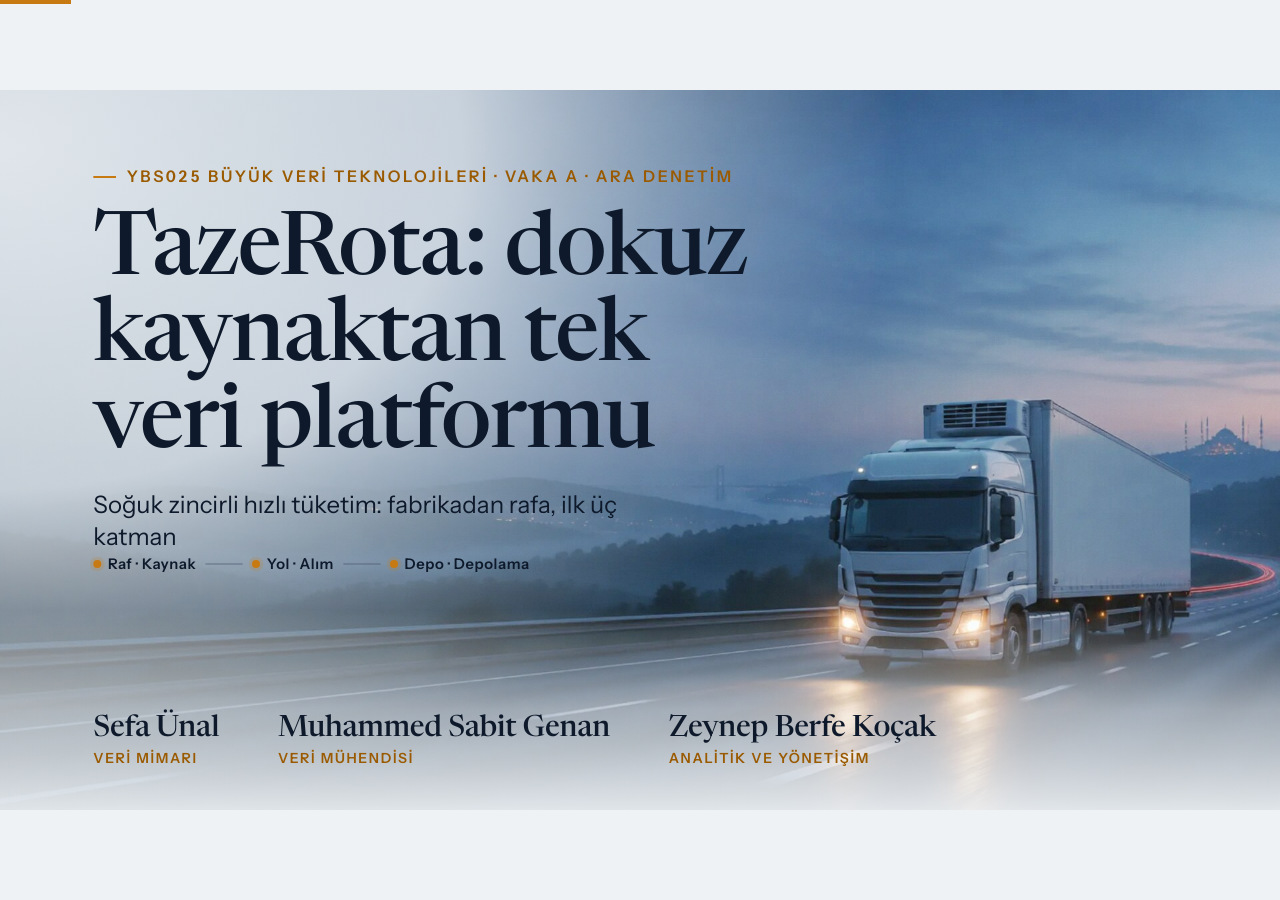
<file: v2/index.html>
<!doctype html>
<html lang="tr">
<head>
<meta charset="utf-8">
<meta name="viewport" content="width=device-width, initial-scale=1">
<title>TazeRota Ara Denetim</title>
<link rel="icon" href="data:,">
<link rel="stylesheet" href="deck.css">
<link rel="stylesheet" href="motion.css">
<link rel="stylesheet" href="deck.local.css">
</head>
<body>
<main class="deck" data-texture="none">

  <section class="slide bare foto kapak" data-title="Kapak" data-duration="25" data-transition="fade" data-export="image">
    <div class="sahne" data-motion="kamera" data-kamera-from="scale(1.07)" data-dur="6" style="--k-o: 74% 52%">
      <img src="medya/derece/kapak.jpg" alt="">
      <video class="dongu" src="medya/derece/kapak.mp4" poster="medya/derece/kapak.jpg" muted autoplay loop playsinline aria-hidden="true"></video>
    </div>
    <div class="sis sis-kapak"></div>
    <div class="kapak-ic">
      <p class="ust-et" data-motion="rise" data-raw>YBS025 Büyük Veri Teknolojileri · Vaka A · Ara denetim</p>
      <h1 class="t-display" data-motion="line-rise" data-delay=".15">TazeRota: dokuz kaynaktan tek veri platformu</h1>
      <p class="kapak-alt" data-motion="rise" data-delay=".7">Soğuk zincirli hızlı tüketim: fabrikadan rafa, ilk üç katman</p>
    </div>
    <div class="kapak-rota" data-motion="fade" data-delay="1.1"><span><i></i>Raf · Kaynak</span><b></b><span><i></i>Yol · Alım</span><b></b><span><i></i>Depo · Depolama</span></div>
    <div class="ekip" data-motion="stagger" data-child="div" data-gap=".12" data-delay="1">
      <div><p class="ad">Sefa Ünal</p><p class="rol">Veri Mimarı</p></div>
      <div><p class="ad">Muhammed Sabit Genan</p><p class="rol">Veri Mühendisi</p></div>
      <div><p class="ad">Zeynep Berfe Koçak</p><p class="rol">Analitik ve Yönetişim</p></div>
    </div>
    <aside class="notes">KONUŞAN: Sefa. Merhaba. Biz Vaka A'yı, <b>TazeRota</b>'yı çalıştık: süt ürünü, atıştırmalık ve içecek üretip soğuk zincirle rafa taşıyan bir şirket; verisi dokuz ayrı yerde. Ben Sefa Ünal, veri mimarıyım; Sabit veri mühendisi, Zeynep analitik ve yönetişimden sorumlu. Bu ara denetimde <b>ilk üç katmanı</b>, yani kaynak, alım ve depolamayı anlatacağız: veriyi raftan, yoldan ve depodan izleyeceğiz; her birimiz yaklaşık beş dakika.</aside>
  </section>

  <section class="slide bare foto acilis" data-title="Bölüm: Sefa" data-duration="20" data-transition="fade" data-export="image">
    <div class="sahne" data-motion="kamera" data-kamera-from="scale(1)" data-dur="5" style="--k: scale(1.08); --k-o: 1440px 594px">
      <img src="medya/derece/market.jpg" alt="">
      <div class="sis sis-sol"></div>
    </div>
    <div class="sahne ust" data-motion="kamera" data-kamera-from="scale(1)" data-dur="5" style="--k: scale(1.08); --k-o: 1440px 594px">
      <svg class="isaret" viewBox="0 0 1920 1080" aria-hidden="true">
        <ellipse class="halka" cx="1418" cy="712" rx="138" ry="62"/>
        <path class="kilavuz" d="M1418,774 L1418,830"/>
        <circle class="uc-nokta" cx="1418" cy="774" r="6"/>
      </svg>
      <div class="etiket et-raf-acilis" data-motion="rise" data-delay="1.2">
        <p class="et-kod" data-raw>Raf · satış noktası</p>
        <p class="et-n"><span data-num="v.nokta"></span> <small>nokta</small></p>
        <p class="et-t"><span class="t-num" data-num="v.zincir"></span> zincir · A2 POS satışları, A4 raf fotoğrafı</p>
      </div>
    </div>
    <div class="acilis-ic">
      <p class="bolum-no" data-motion="rise" data-raw>01<small>/ 03</small></p>
      <p class="t-kicker" data-motion="rise" data-delay=".1" data-raw>Bölüm 1 · Veri Mimarı · Raf</p>
      <h2 class="t-display" data-motion="line-rise" data-delay=".15">Sefa Ünal</h2>
      <div class="acilis-bloklar">
        <div data-step="1">
          <h3>Projede ne yaptım</h3>
          <div class="list">
            <p>Gereksinim ve izlenebilirlik</p>
            <p>Üç yıllık hacim hesabı</p>
            <p>Mimari desen: lakehouse</p>
            <p>Depolama kararları</p>
          </div>
        </div>
        <div data-step="2">
          <h3>Şimdi ne anlatacağım</h3>
          <div class="akis">
            <p>İş sorunları ve hedefler</p>
            <p>Kaynaklar ve hacim</p>
            <p>Mimari şema</p>
          </div>
        </div>
      </div>
    </div>
    <aside class="notes">KONUŞAN: Sefa. Ekipte veri mimarıyım. Hikâyemiz raftan başlıyor: yüz seksen beş bin satış noktası, on iki zincir; satış dosyaları ve raf fotoğrafları buradan geliyor. [Tık] Projede <b>gereksinimleri ve izlenebilirliği</b> çıkardım, üç yıllık hacmi hesapladım, mimari deseni ve depolama kararlarını yazdım. [Tık] Şimdi önce iş sorunlarını ve hedefleri, sonra kaynakları ve hacmi, en son mimari şemayı anlatacağım.</aside>
  </section>

  <section class="slide zeminli" data-title="Vaka ve görev" data-duration="40" data-transition="fade" data-rota="kaynak">
    <img class="zemin-pan" src="medya/derece/zemin-market.jpg" alt="" data-motion="kamera" data-kamera-from="translateX(130px)" data-dur="1.6" style="--pan: 0px">
    <div class="sis sis-ust"></div>
    <div class="sekme"><b>Sefa Ünal</b><span>Veri Mimarı</span></div>
    <p class="t-kicker" data-motion="rise">Vaka A · TazeRota Hızlı Tüketim</p>
    <h2 class="t-title measure" data-motion="line-rise" data-delay=".1">Veri dokuz ayrı yerde; bizden tek bir platform istendi</h2>
    <div class="grid-3 vaka" data-motion="stagger" data-child=".vk" data-gap=".2" data-delay=".5">
      <div class="vk kart"><p class="vk-ad">Şirket</p>
        <div class="olcek">
          <p><b data-num="v.fabrika"></b><span>fabrika</span></p><p><b data-num="v.hat"></b><span>üretim hattı</span></p>
          <p><b data-num="v.arac"></b><span>soğutuculu araç</span></p><p><b data-num="v.temsilci"></b><span>satış temsilcisi</span></p>
          <p><b data-num="v.nokta"></b><span>satış noktası</span></p><p><b data-num="v.zincir"></b><span>zincir</span></p>
          <p><b data-num="v.sku"></b><span>ürün (SKU)</span></p>
        </div></div>
      <div class="vk kart"><p class="vk-ad">Kısıtlar</p>
        <p>Ham veri en az <span class="t-num" data-num="dep.ham"></span> yıl, mali kayıt <span class="t-num" data-num="kv.mali"></span> yıl</p><p>Konum ve bakkal bilgisi KVKK kapsamında</p>
        <p>Sezonda günlük hacim <span class="t-num" data-raw>4</span> katı</p><p>Her zincirin ürün kodu farklı</p><p>Eski Hadoop kümesi ve veri ambarı</p></div>
      <div class="vk kart vk-ist"><p class="vk-ad">Bu denetimde</p>
        <p>Yönergenin istediği: <b>tek sayfalık mimari taslak</b> ve <b>hacim hesabı</b>.</p>
        <p>Biz ilk üç katmanı ayrıntılı getirdik: <b>kaynak, alım, depolama</b>.</p>
        <div class="duraklar"><p><b>Raf</b> kaynak · Sefa</p><p><b>Yol</b> alım · Sabit</p><p><b>Depo</b> depolama · Zeynep</p></div></div>
    </div>
    <p class="src" data-raw>Kaynak: Vize ödevi yönergesi, Vaka A ve 5.3 Ara denetim.</p>
    <aside class="notes">KONUŞAN: Sefa. Vakamız TazeRota: süt ürünü, atıştırmalık ve içecek üreten, Türkiye geneline soğuk zincirle dağıtan bir hızlı tüketim şirketi. Ölçeği soldaki kartta: altı fabrika, bin yüz soğutuculu araç, iki bin dört yüz temsilci, yüz seksen beş bin satış noktası. Verisi <b>dokuz ayrı kaynakta</b>: fabrika sensörleri, araçlar, temsilcilerin el terminalleri, zincir marketlerin satış dosyaları... Ortadaki kartta kısıtlar: ham veri üç yıl saklanacak, kişisel veri var, sezonda hacim dört katına çıkıyor, her zincirin ürün kodu farklı. Yönerge bu denetimde <b>mimari taslak ve hacim hesabı</b> istiyor; biz ilk üç katmanı, kaynak, alım ve depolamayı ayrıntılı getirdik.</aside>
  </section>

  <section class="slide zeminli" data-title="İş soruları" data-duration="40" data-transition="fade" data-rota="kaynak">
    <img class="zemin-pan" src="medya/derece/zemin-market.jpg" alt="" data-motion="kamera" data-kamera-from="translateX(0px)" data-dur="1.6" style="--pan: -130px">
    <div class="sis sis-ust"></div>
    <p class="istenen" data-raw><b>İstenen</b> G1: her iş sorununu veri gereksinimine çevir: kaynak, gecikme, doğruluk, kullanıcı</p>
    <div class="sekme"><b>Sefa Ünal</b><span>Veri Mimarı</span></div>
    <p class="t-kicker" data-motion="rise">Sorun ve hedefler</p>
    <h2 class="t-title measure" data-motion="line-rise" data-delay=".1">Beş iş sorusu, beş ayrı hız: saniyeden haftaya</h2>
    <div class="eksen-kart kart"><div class="eksen" data-motion="stagger" data-child=".dur" data-gap=".18" data-delay=".6">
      <div class="cizgi"></div>
      <div class="dur"><p class="dur-h">≤ <span class="t-num" data-num="h.i3"></span> <small>sn</small></p><p class="dur-ad">Soğuk zincir alarmı</p><p class="dur-k">Filo ve kalite</p></div>
      <div class="dur"><p class="dur-h">≤ <span class="t-num" data-num="h.i2"></span> <small>dk</small></p><p class="dur-ad">Raf boşluğu</p><p class="dur-k">Saha temsilcisi</p></div>
      <div class="dur"><p class="dur-h">≤ <span class="t-num" data-num="h.i5"></span> <small>saat</small></p><p class="dur-ad">Ürün geri çağırma</p><p class="dur-k">Kalite ve kriz ekibi</p></div>
      <div class="dur"><p class="dur-h" data-raw>04:00</p><p class="dur-ad">Talep tahmini</p><p class="dur-k">Planlama, her gece</p></div>
      <div class="dur"><p class="dur-h">Haftalık</p><p class="dur-ad">Promosyon etkisi</p><p class="dur-k">Pazarlama, sorgu ≤ <span class="t-num" data-num="h.i4"></span> sn</p></div>
    </div></div>
    <p class="vurgu-not" data-step="1">Tek bir işleme hızı hepsine yetmez: <b>akış</b> da <b>toplu iş</b> de gerekiyor.</p>
    <p class="src">Kaynak: vaka metni; kabul ölçütleri Veri Mimarı raporu, G1.</p>
    <aside class="notes">KONUŞAN: Sefa. Yönerge her iş sorununu veri gereksinimine çevirmemizi istiyor. TazeRota'nın beş iş sorusu var ve her birinin beklediği hız çok farklı; eksen soldan sağa yavaşlıyor. Soğuk zincir alarmı otuz saniye içinde gelmeli; raf boşluğu on beş dakikada; geri çağırmada iki saat içinde hangi lotun nereye gittiğini bilmeliyiz. Talep tahmini her gece sabah dörde kadar hazır, promosyon etkisi haftalık. [Tık] Bu yüzden <b>tek bir işleme hızı yetmiyor</b>, hem akış hem toplu iş gerekiyor.</aside>
  </section>

  <section class="slide zeminli" data-title="Kaynaklar" data-duration="55" data-transition="fade" data-rota="kaynak">
    <img class="zemin-pan" src="medya/derece/zemin-market.jpg" alt="" data-motion="kamera" data-kamera-from="translateX(-130px)" data-dur="1.6" style="--pan: -260px">
    <div class="sis sis-ust"></div>
    <p class="istenen" data-raw><b>İstenen</b> G1–G2: izlenebilirlik matrisi, işe yaramayan kaynağa karar, yapı ve 5V</p>
    <div class="sekme"><b>Sefa Ünal</b><span>Veri Mimarı</span></div>
    <p class="t-kicker" data-motion="rise">Katman 1 · Kaynaklar</p>
    <h2 class="t-title" data-motion="line-rise" data-delay=".1">Dokuz kaynaktan yedisi toplanıyor</h2>
    <div class="mx kart" data-motion="rise" data-delay=".5">
      <div class="mx-s mx-bas"><div class="mx-ad"></div><div class="mx-b"><p>ERP</p><b class="kod" data-raw>A1</b></div><div class="mx-b"><p>POS</p><b class="kod" data-raw>A2</b></div><div class="mx-b"><p>Terminal</p><b class="kod" data-raw>A3</b></div><div class="mx-b"><p>Fotoğraf</p><b class="kod" data-raw>A4</b></div><div class="mx-b"><p>Araç</p><b class="kod" data-raw>A5</b></div><div class="mx-b"><p>Sensör</p><b class="kod" data-raw>A6</b></div><div class="mx-b"><p>Dış veri</p><b class="kod" data-raw>A9</b></div><div class="mx-b disi"><p>Sosyal medya</p><b class="kod" data-raw>A7</b></div><div class="mx-b disi"><p>Çağrı merkezi</p><b class="kod" data-raw>A8</b></div></div>
      <div class="mx-s mx-ek"><div class="mx-ad">Yapı</div><div class="mx-t">Yapılandırılmış</div><div class="mx-t">Yarı</div><div class="mx-t">Yarı</div><div class="mx-t">Yapısız</div><div class="mx-t">Yarı</div><div class="mx-t">Yarı</div><div class="mx-t">Yarı</div><div class="mx-t disi">Yapısız</div><div class="mx-t disi">Yapısız</div></div>
      <div class="mx-s" data-step="1"><div class="mx-ad">Talep tahmini</div><div class="mx-h"><i></i></div><div class="mx-h"><i></i></div><div class="mx-h"><i></i></div><div class="mx-h"></div><div class="mx-h"></div><div class="mx-h"></div><div class="mx-h"><i></i></div><div class="mx-h disi"></div><div class="mx-h disi"></div></div><div class="mx-s" data-step="1"><div class="mx-ad">Raf boşluğu</div><div class="mx-h"></div><div class="mx-h"><i></i></div><div class="mx-h"><i></i></div><div class="mx-h"><i></i></div><div class="mx-h"></div><div class="mx-h"></div><div class="mx-h"></div><div class="mx-h disi"></div><div class="mx-h disi"></div></div><div class="mx-s" data-step="1"><div class="mx-ad">Soğuk zincir alarmı</div><div class="mx-h"></div><div class="mx-h"></div><div class="mx-h"></div><div class="mx-h"></div><div class="mx-h"><i></i></div><div class="mx-h"></div><div class="mx-h"></div><div class="mx-h disi"></div><div class="mx-h disi"></div></div><div class="mx-s" data-step="1"><div class="mx-ad">Promosyon etkisi</div><div class="mx-h"></div><div class="mx-h"><i></i></div><div class="mx-h"><i></i></div><div class="mx-h"></div><div class="mx-h"></div><div class="mx-h"></div><div class="mx-h"><i></i></div><div class="mx-h disi"></div><div class="mx-h disi"></div></div><div class="mx-s" data-step="1"><div class="mx-ad">Ürün geri çağırma</div><div class="mx-h"><i></i></div><div class="mx-h"><i></i></div><div class="mx-h"></div><div class="mx-h"></div><div class="mx-h"></div><div class="mx-h"><i></i></div><div class="mx-h"></div><div class="mx-h disi"></div><div class="mx-h disi"></div></div>
    </div>
    <div class="bes-v kart" data-step="2" data-motion="stagger" data-child=".bv" data-gap=".12">
      <div class="bv"><b>Hacim</b><span>üç yılda <span class="t-num" data-num="hacim.ham"></span> TB; çoğu fotoğraf ve sensör</span></div>
      <div class="bv"><b>Hız</b><span>sensörde saniyede <span class="t-num" data-num="a6.olcum"></span> ölçüm</span></div>
      <div class="bv"><b>Çeşitlilik</b><span data-raw>tablo, CSV/EDI, JSON, JPEG, OPC-UA, Excel</span></div>
      <div class="bv"><b>Doğruluk</b><span>sensör hatası, düzeltilen dosya, mükerrer kayıt</span></div>
      <div class="bv"><b>Değer</b><span>beş iş sorusu: tahminden geri çağırmaya</span></div>
    </div>
    <p class="src">Kaynak: vaka metni; eşleşme Veri Mimarı raporu, G1. Yapı: yapılandırılmış, yarı yapılandırılmış, yapısız.</p>
    <aside class="notes">KONUŞAN: Sefa. Yönerge her iş sorusunun hangi kaynağa ihtiyaç duyduğunu ve işe yaramayan kaynağa ne yapacağımızı soruyor. Üstte dokuz kaynak ve yapıları. [Tık] Matris eşleşmeyi gösteriyor: her nokta, o soru o kaynağa ihtiyaç duyuyor demek. <b>Sosyal medya ve çağrı merkezi hiçbir soruya hizmet etmiyor</b>, bu yüzden toplamıyoruz; ne depolama maliyeti ne KVKK yükü. [Tık] Alttaki beş V, her boyutun TazeRota'daki karşılığı: hacmi fotoğraf ve sensör getiriyor, hızı sensör ve araç, çeşitliliği altı farklı biçim; doğruluk sorunu sensör hatası ve düzeltilen dosyalar; değer de beş iş sorusunun kendisi.</aside>
  </section>

  <section class="slide bare foto" id="hacim" data-title="Hacim" data-duration="70" data-transition="fade" data-export="image" data-rota="kaynak">
    <div class="sahne" data-motion="kamera" data-kamera-from="scale(1)" data-dur="3" style="--k: scale(1.12); --k-o: 1536px 486px">
      <img src="medya/derece/market.jpg" alt="">
      <div class="sis sis-sol"></div>
    </div>
    <div class="sis sis-ust"></div>
    <div class="sahne ust" data-motion="kamera" data-kamera-from="scale(1)" data-dur="3" style="--k: scale(1.12); --k-o: 1536px 486px">
      <svg class="isaret" viewBox="0 0 1920 1080" aria-hidden="true">
        <ellipse class="halka" cx="1565" cy="430" rx="150" ry="62"/>
        <path class="kilavuz" d="M1565,492 L1565,560"/>
        <circle class="uc-nokta" cx="1565" cy="492" r="6"/>
      </svg>
      <div class="etiket et-raf" data-motion="rise" data-delay="1">
        <p class="et-kod" data-raw>A4 · Raf fotoğrafı</p>
        <p class="et-n"><span data-num="ham.A4"></span> <small>TB</small></p>
        <p class="et-t">üç yıllık ham verinin <span class="t-num" data-num="hacim.a4_pay"></span>'ı; fotoğraf zaten sıkıştırılmış, küçülmüyor</p>
      </div>
    </div>
    <p class="istenen" data-raw><b>İstenen</b> G2: her kaynak için saklama sonu hacmi; 4 kat tepe, çoğaltma ve sıkıştırmayla gerçek disk</p>
    <div class="sekme"><b>Sefa Ünal</b><span>Veri Mimarı</span></div>
    <p class="t-kicker" data-motion="rise">Katman 1 · Kaynaklar ve hacim</p>
    <h2 class="t-title hacim-baslik" data-motion="line-rise" data-delay=".1">Üç yılda <span data-num="hacim.ham"></span> TB ham veri; yükün <span data-num="hacim.a4_pay"></span>'ı raf fotoğrafı</h2>
    <div class="hacim-sol cam">
      <p class="t-label">Kaynak başına üç yıllık ham hacim, TB</p>
      <div data-chart="bar" data-keys="ham.A4,ham.A6,ham.A2,ham.A5,ham.A3,ham.A1" data-highlight="ham.A4" data-delay=".5"></div>
    </div>
    <div class="hacim-side cam" data-step="1">
      <p class="t-label">Disk ihtiyacı, üç yıl</p>
      <div class="kap-row">
        <div><p class="kap-ad" data-raw>3 kopya</p><p class="kap-v"><span class="kap-n" data-num="hacim.kopya3"></span> <small>TB</small></p></div>
        <div><p class="kap-ad" data-raw>8+2 EC</p><p class="kap-v"><span class="kap-n pen" data-num="hacim.ec"></span> <small>TB</small></p></div>
      </div>
      <p class="kap-fark" data-step="2">Aynı veri <span data-motion="pen-mark" data-mark="underline"><span class="t-num" data-num="hacim.ec_fark"></span> TB daha az</span> diskle</p>
      <div class="ne-olursa" data-step="3">
        <p class="t-label">Ne olursa?</p>
        <label><span>Yıllık büyüme</span><input type="range" id="h-buyume" min="0" max="40" step="5" value="20"><b id="h-buyume-d" data-raw>%20</b></label>
        <label><span>Sezonda hacim</span><input type="range" id="h-sezon" min="1" max="6" step="1" value="4"><b id="h-sezon-d" data-raw>4 kat</b></label>
      </div>
    </div>
    <p class="src">Kaynak: Veri Mimarı raporu (G2). Mevsim çarpanı <span data-num="hacim.mevsim"></span>, 3 yıllık büyüme <span data-num="hacim.buyume"></span>, TB.</p>
    <aside class="notes">KONUŞAN: Sefa. Yönerge her kaynağın üç yıllık hacmini, dört kat sezon tepesini, çoğaltma ve sıkıştırmayı istiyor. Üç yılda <b>578 TB ham veri</b>; bunun yüzde altmışı şu raflardan: raf fotoğrafı, çünkü fotoğraf zaten sıkıştırılmış, küçülmüyor. [Tık] Üç kopya tutarsak 1.371 TB disk gerekir; 8+2 silme kodlamasıyla 571 TB. [Tık] Yani aynı veri 800 TB daha az diskle. [Tık] Son adımda kaydırıcılar var; büyüme ya da sezon katı değişirse bütün sayılar aynı formülle yeniden hesaplanıyor. Hoca "büyüme yüzde otuz olsa?" diye sorarsa burada gösterebiliriz.</aside>
  </section>

  <section class="slide zeminli" id="sema" data-title="Mimari şema" data-duration="80" data-export="image" data-transition="fade" data-rota="kaynak">
    <img class="zemin-pan" src="medya/derece/zemin-market.jpg" alt="" data-motion="kamera" data-kamera-from="translateX(-260px)" data-dur="1.6" style="--pan: -390px">
    <div class="sis sis-ust"></div>
    <p class="istenen" data-raw><b>İstenen</b> G3: Lambda, Kappa, lakehouse arasından seç, seçmediklerini gerekçelendir; tek sayfalık şema</p>
    <div class="sekme"><b>Sefa Ünal</b><span>Veri Mimarı</span></div>
    <p class="t-kicker" data-motion="rise">Mimari · ortak lakehouse, akış ve toplu iş</p>
    <h2 class="t-title" data-motion="line-rise" data-delay=".1">Tek omurga, üç sorgu yolu</h2>
    <div class="sema-kutu kart">
<!--SEMA-->
<svg class="sema" viewBox="0 0 1640 560" role="img" aria-label="Mimari şema: kaynaklar, alım, Kafka, işleme, depolama, sunum">
<defs><marker id="uc" viewBox="0 0 10 10" refX="8" refY="5" markerWidth="7" markerHeight="7" orient="auto"><path d="M0,0 L10,5 L0,10z" class="uc"/></marker><marker id="uc-k" viewBox="0 0 10 10" refX="7" refY="5" markerUnits="userSpaceOnUse" markerWidth="22" markerHeight="22" orient="auto"><path d="M0,0 L10,5 L0,10z" class="uc-k"/></marker></defs>
<text x="0" y="552" class="sutun">Kaynak</text>
<text x="360" y="552" class="sutun">Alım</text>
<text x="620" y="552" class="sutun">Omurga</text>
<text x="832" y="552" class="sutun">İşleme</text>
<text x="1034" y="552" class="sutun">Depolama</text>
<text x="1424" y="552" class="sutun">Sunum</text>
<g class="oklar" data-motion="draw" data-gap=".03" data-delay=".3">
<path d="M224,48 C292,48 292,48 354,48" class="ok" data-a="a5" data-b="mqtt" marker-end="url(#uc)"/>
<path d="M224,120 C292,120 292,120 354,120" class="ok" data-a="a6" data-b="uc" marker-end="url(#uc)"/>
<path d="M224,192 C292,192 292,192 354,192" class="ok" data-a="a3" data-b="api" marker-end="url(#uc)"/>
<path d="M224,264 C292,264 292,264 354,264" class="ok" data-a="a1" data-b="dbz" marker-end="url(#uc)"/>
<path d="M224,336 C292,336 292,372 354,372" class="ok" data-a="a2" data-b="nifi" marker-end="url(#uc)"/>
<path d="M224,408 C292,408 292,372 354,372" class="ok" data-a="a9" data-b="nifi" marker-end="url(#uc)"/>
<path d="M224,480 C292,480 292,480 354,480" class="ok" data-a="a4" data-b="yuk" marker-end="url(#uc)"/>
<path d="M566,48 C596,48 590,156 614,156" class="ok" data-a="mqtt" data-b="kafka" marker-end="url(#uc)"/>
<path d="M566,120 C596,120 590,156 614,156" class="ok" data-a="uc" data-b="kafka" marker-end="url(#uc)"/>
<path d="M566,192 C596,192 590,156 614,156" class="ok" data-a="api" data-b="kafka" marker-end="url(#uc)"/>
<path d="M566,264 C596,264 590,156 614,156" class="ok" data-a="dbz" data-b="kafka" marker-end="url(#uc)"/>
<path d="M776,68 C806,68 802,48 826,48" class="ok" data-a="kafka" data-b="flink" marker-end="url(#uc)"/>
<path d="M978,48 C1008,48 1004,48 1028,48" class="ok" data-a="flink" data-b="redis" marker-end="url(#uc)"/>
<path d="M1368,48 C1398,48 1394,48 1418,48" class="ok" data-a="redis" data-b="alarm" marker-end="url(#uc)"/>
<path d="M776,256 C913,256 913,373 1044,373" class="ok" data-a="kafka" data-b="bronze" marker-end="url(#uc)"/>
<path d="M566,372 C808,372 808,373 1044,373" class="ok" data-a="nifi" data-b="bronze" marker-end="url(#uc)"/>
<path d="M566,480 C808,480 808,373 1044,373" class="ok" data-a="yuk" data-b="bronze" marker-end="url(#uc)"/>
<path d="M776,288 C905,288 905,480 1028,480" class="ok" data-a="kafka" data-b="neo" marker-end="url(#uc)"/>
<path d="M1368,480 C1398,480 1394,480 1418,480" class="ok" data-a="neo" data-b="geri" marker-end="url(#uc)"/>
<path d="M978,138 C1014,138 1014,283 1044,283" class="ok" data-a="spark" data-b="silver" marker-end="url(#uc)"/>
<path d="M1352,193 C1388,193 1388,193 1418,193" class="ok" data-a="gold" data-b="trino" marker-end="url(#uc)"/>
</g>
<g class="parcacik"></g>
<g class="kt "><rect x="0" y="20" width="224" height="56" rx="10"/><text x="16" y="57" class="kt-ad">Araç telemetrisi</text></g>
<g class="kt "><rect x="0" y="92" width="224" height="56" rx="10"/><text x="16" y="129" class="kt-ad">Hat sensörleri</text></g>
<g class="kt "><rect x="0" y="164" width="224" height="56" rx="10"/><text x="16" y="201" class="kt-ad">El terminali</text></g>
<g class="kt "><rect x="0" y="236" width="224" height="56" rx="10"/><text x="16" y="273" class="kt-ad">ERP kayıtları</text></g>
<g class="kt "><rect x="0" y="308" width="224" height="56" rx="10"/><text x="16" y="345" class="kt-ad">POS dosyaları</text></g>
<g class="kt "><rect x="0" y="380" width="224" height="56" rx="10"/><text x="16" y="417" class="kt-ad">Dış veriler</text></g>
<g class="kt "><rect x="0" y="452" width="224" height="56" rx="10"/><text x="16" y="489" class="kt-ad">Raf fotoğrafı</text></g>
<g class="kt alim"><rect x="360" y="20" width="206" height="56" rx="10"/><text x="376" y="57" class="kt-ad">MQTT aracısı</text></g>
<g class="kt alim"><rect x="360" y="92" width="206" height="56" rx="10"/><text x="376" y="129" class="kt-ad">Uç ağ geçidi</text></g>
<g class="kt alim"><rect x="360" y="164" width="206" height="56" rx="10"/><text x="376" y="201" class="kt-ad">HTTPS API</text></g>
<g class="kt alim"><rect x="360" y="236" width="206" height="56" rx="10"/><text x="376" y="273" class="kt-ad">Debezium</text></g>
<g class="kt alim"><rect x="360" y="308" width="206" height="128" rx="10"/><text x="376" y="381" class="kt-ad">NiFi</text></g>
<g class="kt alim"><rect x="360" y="452" width="206" height="56" rx="10"/><text x="376" y="489" class="kt-ad">İmzalı yükleme</text></g>
<g class="kt omurga"><rect x="620" y="20" width="156" height="272" rx="10"/><text x="698.0" y="70" class="kt-ad b" text-anchor="middle">Kafka</text><text x="698.0" y="110" class="kt-alt" text-anchor="middle">Schema</text><text x="698.0" y="136" class="kt-alt" text-anchor="middle">Registry</text><text x="698.0" y="188" class="kt-alt" text-anchor="middle">Avro</text><text x="698.0" y="214" class="kt-alt" text-anchor="middle">mTLS + ACL</text></g>
<g class="kt soluk"><rect x="832" y="20" width="146" height="56" rx="10"/><text x="848" y="57" class="kt-ad">Flink</text></g>
<g class="kt soluk"><rect x="832" y="110" width="146" height="56" rx="10"/><text x="848" y="147" class="kt-ad">Spark</text></g>
<g class="kt hizli"><rect x="1034" y="20" width="334" height="56" rx="10"/><text x="1050" y="57" class="kt-ad">Redis · araç son durumu</text></g>
<g class="kt goller"><rect x="1034" y="110" width="334" height="312" rx="10"/><text x="1050" y="142" class="kt-ad b">MinIO + Iceberg</text></g>
<g class="kt katman"><rect x="1050" y="160" width="302" height="66" rx="10"/><text x="1066" y="202" class="kt-ad">Gold · iş tabloları</text></g>
<g class="kt katman"><rect x="1050" y="250" width="302" height="66" rx="10"/><text x="1066" y="292" class="kt-ad">Silver · temiz</text></g>
<g class="kt katman"><rect x="1050" y="340" width="302" height="66" rx="10"/><text x="1066" y="382" class="kt-ad">Bronze · ham, değişmez</text></g>
<g class="kt hizli"><rect x="1034" y="452" width="334" height="56" rx="10"/><text x="1050" y="489" class="kt-ad">Neo4j · lot zinciri</text></g>
<g class="kt soluk"><rect x="1424" y="20" width="216" height="56" rx="10"/><text x="1440" y="57" class="kt-ad">Alarm paneli</text></g>
<g class="kt soluk"><rect x="1424" y="160" width="216" height="66" rx="10"/><text x="1440" y="189" class="kt-ad">Trino</text><text x="1440" y="217" class="kt-ad">ClickHouse</text></g>
<g class="kt soluk"><rect x="1424" y="256" width="216" height="56" rx="10"/><text x="1440" y="293" class="kt-ad">Superset</text></g>
<g class="kt soluk"><rect x="1424" y="452" width="216" height="56" rx="10"/><text x="1440" y="489" class="kt-ad">Geri çağırma</text></g>
<g class="etiketler" data-motion="fade" data-delay="1.2"><text x="292" y="40" class="ok-et" text-anchor="middle">JSON 10 sn</text><text x="292" y="112" class="ok-et" text-anchor="middle">OPC-UA 1 sn</text><text x="292" y="184" class="ok-et" text-anchor="middle">JSON olay</text><text x="292" y="256" class="ok-et" text-anchor="middle">CDC</text><text x="292" y="346" class="ok-et" text-anchor="middle">CSV gün</text><text x="292" y="382" class="ok-et" text-anchor="middle">API gün</text><text x="292" y="472" class="ok-et" text-anchor="middle">JPEG</text><text x="804" y="50" class="ok-et" text-anchor="middle">akış</text><text x="913" y="306" class="ok-et" text-anchor="middle">dakikalık</text><text x="1014" y="202" class="ok-et" text-anchor="middle">gece</text></g>
<g class="vurgu" data-step="2-2" data-motion="draw" data-gap=".18">
<path d="M224,48 C292,48 292,48 354,48" class="ok-k" data-a="a5" data-b="mqtt" marker-end="url(#uc-k)"/>
<path d="M566,48 C596,48 590,156 614,156" class="ok-k" data-a="mqtt" data-b="kafka" marker-end="url(#uc-k)"/>
<path d="M776,68 C806,68 802,48 826,48" class="ok-k" data-a="kafka" data-b="flink" marker-end="url(#uc-k)"/>
<path d="M978,48 C1008,48 1004,48 1028,48" class="ok-k" data-a="flink" data-b="redis" marker-end="url(#uc-k)"/>
<path d="M1368,48 C1398,48 1394,48 1418,48" class="ok-k" data-a="redis" data-b="alarm" marker-end="url(#uc-k)"/>
</g>
<g class="vurgu" data-step="3-3" data-motion="draw" data-gap=".18">
<path d="M224,264 C292,264 292,264 354,264" class="ok-k" data-a="a1" data-b="dbz" marker-end="url(#uc-k)"/>
<path d="M566,264 C596,264 590,156 614,156" class="ok-k" data-a="dbz" data-b="kafka" marker-end="url(#uc-k)"/>
<path d="M776,288 C905,288 905,480 1028,480" class="ok-k" data-a="kafka" data-b="neo" marker-end="url(#uc-k)"/>
<path d="M1368,480 C1398,480 1394,480 1418,480" class="ok-k" data-a="neo" data-b="geri" marker-end="url(#uc-k)"/>
</g>
<g class="vurgu" data-step="4" data-motion="draw" data-gap=".18">
<path d="M224,336 C292,336 292,372 354,372" class="ok-k" data-a="a2" data-b="nifi" marker-end="url(#uc-k)"/>
<path d="M566,372 C808,372 808,373 1044,373" class="ok-k" data-a="nifi" data-b="bronze" marker-end="url(#uc-k)"/>
<path d="M776,256 C913,256 913,373 1044,373" class="ok-k" data-a="kafka" data-b="bronze" marker-end="url(#uc-k)"/>
<path d="M978,138 C1014,138 1014,283 1044,283" class="ok-k" data-a="spark" data-b="silver" marker-end="url(#uc-k)"/>
<path d="M1352,193 C1388,193 1388,193 1418,193" class="ok-k" data-a="gold" data-b="trino" marker-end="url(#uc-k)"/>
</g>
</svg>
<!--/SEMA-->
    </div>
    <p class="sema-yol bayram" data-step="1-1"><b>Bayram:</b> ileti hızı 4 katı; araç telemetrisi <span class="t-num" data-num="k.ort"></span> → <span class="t-num" data-num="k.tepe"></span> ileti/sn</p>
    <p class="sema-yol" data-step="2-2"><b>Operasyonel:</b> araç → MQTT → Kafka → Flink → Redis, alarm ≤ <span class="t-num" data-num="h.i3"></span> sn</p>
    <p class="sema-yol" data-step="3-3"><b>İzlenebilirlik:</b> ERP → Debezium → Kafka → Neo4j, geri çağırma ≤ <span class="t-num" data-num="h.i5"></span> saat</p>
    <p class="sema-yol" data-step="4"><b>Analitik:</b> Bronze → Silver → Gold → Trino, tahmin her gece, promosyon haftalık</p>
    <p class="secmedik sabit"><b>Seçmediğimiz:</b> saf Lambda, kurallar iki kez yazılır; Kappa, <span class="t-num" data-num="hacim.ham"></span> TB'ı Kafka'dan yeniden oynatmak pratik değil.</p>
    <p class="src">İşleme ve sunum soluk: bu denetimin kapsamı dışında. Noktaların yoğunluğu ileti hızının kareköküyle orantılı.</p>
    <aside class="notes">KONUŞAN: Sefa. Yönerge Lambda, Kappa ve lakehouse arasından seçmemizi ve seçmediklerimizi gerekçelendirmemizi istiyor. Mimarimiz tek bir Kafka omurgası üzerinde ortak bir lakehouse. Saf Lambda'yı seçmedik, çünkü iş kurallarını iki kez yazdırır; Kappa'yı seçmedik, çünkü üç yıllık 578 TB'ı Kafka'dan yeniden oynatmak pratik değil. Oklardaki noktalar ileti hızlarıyla orantılı akıyor. [Tık] Bayramda hız dört katına çıkıyor, telemetri saniyede 110 iletiden 440'a; Kafka bu yüzden tepe hıza göre boyutlandırıldı. Şimdi üç yolu tek tek gösteriyorum. [Tık] <b>Operasyonel</b> yol alarmı saniyeler içinde verir. [Tık] <b>İzlenebilirlik</b> yolu lot zincirini Neo4j'de tutar. [Tık] <b>Analitik</b> yol ham veriyi Bronze'dan Gold'a olgunlaştırır. Soluk kutular finalin konusu: Trino analistin keşif sorguları için, ClickHouse panonun hızı için; ClickHouse'a yalnız Gold'daki özet tablolar gider, kişisel veri ve konum gitmez, gece işinden sonra yenilenir. Pano Superset, kendi ortamımızda çalışır. Şimdi sözü Sabit'e bırakıyorum.</aside>
  </section>

  <section class="slide bare foto acilis" data-title="Bölüm: Sabit" data-duration="20" data-transition="fade" data-export="image">
    <div class="sahne" data-motion="kamera" data-kamera-from="scale(1)" style="--k: scale(1.1); --k-o: 84% 54%">
      <img src="medya/derece/kamyon-gece.jpg" alt="">
      <div class="sis sis-sol"></div>
    </div>
    <div class="sahne ust" data-motion="kamera" data-kamera-from="scale(1)" style="--k: scale(1.1); --k-o: 84% 54%">
      <svg class="isaret" viewBox="0 0 1920 1080" aria-hidden="true">
        <rect class="halka" x="1494" y="520" width="172" height="136" rx="18"/>
        <path class="kilavuz" d="M1494,600 L1430,600 L1380,690"/>
        <circle class="uc-nokta" cx="1494" cy="600" r="6"/>
      </svg>
      <div class="etiket et-ekran" data-motion="rise" data-delay="1.2">
        <p class="et-kod" data-raw>A5 · Araç telemetrisi</p>
        <p class="et-n"><span data-num="k.arac"></span> <small>araç</small></p>
        <p class="et-t"><span class="t-num" data-num="k.aralik"></span> sn'de bir ileti; bayramda <span class="t-num" data-num="k.tepe"></span> ileti/sn</p>
        <p class="et-t">MQTT, mTLS → Kafka</p>
      </div>
    </div>
    <div class="acilis-ic">
      <p class="bolum-no" data-motion="rise" data-raw>02<small>/ 03</small></p>
      <p class="t-kicker" data-motion="rise" data-delay=".1" data-raw>Bölüm 2 · Veri Mühendisi · Yol</p>
      <h2 class="t-display" data-motion="line-rise" data-delay=".15">Muhammed Sabit Genan</h2>
      <div class="acilis-bloklar">
        <div data-step="1">
          <h3>Projede ne yaptım</h3>
          <div class="list">
            <p>Veri alımı ve Kafka tasarımı</p>
            <p>Güvenlik bedelini Docker’da ölçtüm</p>
            <p>Toplu ve akış işleme tasarımı</p>
            <p>Spark kanıtı, akış simülasyonu</p>
          </div>
        </div>
        <div data-step="2">
          <h3>Şimdi ne anlatacağım</h3>
          <div class="akis">
            <p>Her kaynak hangi yoldan geliyor</p>
            <p>Kafka konuları ve bölüm sayısı</p>
            <p>Kanıt: ölçüm ve kesinti kaydı</p>
          </div>
        </div>
      </div>
    </div>
    <aside class="notes">KONUŞAN: Sabit. Teşekkürler Sefa. Ben Muhammed Sabit Genan, veri mühendisiyim. Ekrandaki sıcaklık göstergesi bizim A5 kaynağımız: bin yüz soğutuculu araç, her biri on saniyede bir ileti yolluyor. [Tık] Projede <b>veri alımını ve Kafka tasarımını</b> yaptım, güvenliğin hatta getirdiği yükü Docker'da ölçtüm; toplu ve akış işleme tasarımı ile Spark kanıtı da bende. [Tık] Şimdi her kaynağın hangi yoldan geldiğini, Kafka bölüm sayısını nasıl türettiğimizi ve iki kanıtı göstereceğim: güvenlik ölçümü ve kesinti kaydı.</aside>
  </section>

  <section class="slide zeminli" data-title="Alım yolları" data-duration="65" data-transition="fade" data-rota="alim">
    <img class="zemin-pan" src="medya/derece/zemin-yol.jpg" alt="" data-motion="kamera" data-kamera-from="translateX(130px)" data-dur="1.6" style="--pan: 0px">
    <div class="sis sis-ust"></div>
    <p class="istenen" data-raw><b>İstenen</b> G4: her kaynak için alım yöntemi: dosya aktarımı, değişiklik yakalama, ileti kuyruğu, API</p>
    <div class="sekme"><b>Muhammed Sabit Genan</b><span>Veri Mühendisi</span></div>
    <p class="t-kicker" data-motion="rise">Katman 2 · Veri alımı</p>
    <h2 class="t-title measure" data-motion="line-rise" data-delay=".1">Her kaynak kendi yolundan gelir: dört yöntem, üç platform</h2>
    <div class="yollar" data-step="1" data-motion="stagger" data-child=".yol" data-gap=".15">
      <div class="yol kart"><p class="yol-ad">İleti kuyruğu</p>
        <div class="kay"><p class="kay-ad">Araç telemetrisi <b class="kod" data-raw>A5</b></p><span>MQTT, mTLS → Kafka</span></div>
        <div class="kay"><p class="kay-ad">Hat sensörleri <b class="kod" data-raw>A6</b></p><span>uç ağ geçidi → Kafka</span></div></div>
      <div class="yol kart"><p class="yol-ad">Değişiklik yakalama</p>
        <div class="kay"><p class="kay-ad">ERP kayıtları <b class="kod" data-raw>A1</b></p><span>Debezium → Kafka</span></div></div>
      <div class="yol kart"><p class="yol-ad">Dosya aktarımı</p>
        <div class="kay"><p class="kay-ad">POS dosyaları <b class="kod" data-raw>A2</b></p><span>12 zincir, SFTP → NiFi</span></div>
        <div class="kay"><p class="kay-ad">Raf fotoğrafı <b class="kod" data-raw>A4</b></p><span>doğrudan nesne depolama</span></div></div>
      <div class="yol kart"><p class="yol-ad">API</p>
        <div class="kay"><p class="kay-ad">El terminali <b class="kod" data-raw>A3</b></p><span>HTTPS → Kafka</span></div>
        <div class="kay"><p class="kay-ad">Dış veriler <b class="kod" data-raw>A9</b></p><span>hava, tatil, promosyon · NiFi</span></div></div>
    </div>
    <p class="secmedik" data-step="2"><b>Seçmediğimiz:</b> Sqoop, toplu kopyalar ve geri çağırmanın 2 saatine yetişmez; Flume, sunucu günlüğü içindir, bizde öyle bir kaynak yok.</p>
    <p class="src">Platformlar: MQTT aracısı, Kafka + Kafka Connect, NiFi. Kaynak: G4 veri alımı.</p>
    <aside class="notes">KONUŞAN: Sabit. Yönerge her kaynak için alım yöntemini soruyor: dosya aktarımı, değişiklik yakalama, ileti kuyruğu ya da API. [Tık] Dokuz kaynağın her biri geliş şekline göre <b>dört yoldan</b> birine giriyor. Araç ve sensör sürekli akıyor: ileti kuyruğu. ERP canlı veritabanı; onu yormadan değişiklikleri Debezium okuyor. POS dosyaları on iki zincirden ayrı biçimlerde geliyor, NiFi her dosyanın izini tutuyor. Fotoğraf 2,5 MB, kuyruğa girmiyor; doğrudan nesne depolamaya gidiyor, Kafka'ya yalnız bilgisi giriyor. Sosyal medya ve çağrı merkezi hiçbir soruya hizmet etmediği için toplanmıyor. [Tık] Seçmediklerimiz: Sqoop toplu kopyaladığı için geri çağırmanın iki saatine yetişmez, Flume sunucu günlüğü içindir.</aside>
  </section>

  <section class="slide bare foto" id="kafka" data-title="Kafka bölüm sayısı" data-export="image" data-duration="65" data-transition="fade" data-rota="alim">
    <div class="sahne k-kamera" data-motion="kamera" data-kamera-from="translate(0px, 20px) rotate(-7deg) scale(1.56)" data-dur="3">
      <img class="havadan" src="medya/derece/kavsak-yol.jpg" alt="">
    </div>
    <div class="sis sis-ust"></div>
    <div class="sahne ust k-kamera" data-motion="kamera" data-kamera-from="translate(0px, 20px) rotate(-7deg) scale(1.56)" data-dur="3">
      <svg class="isaret" id="k-yol" viewBox="0 0 1920 1080" aria-label="Kafka konusunun 12 bölümü, otoyolun şeritleri olarak">
        <g class="k-seritler"></g><g class="k-lag"></g><g class="k-parca"></g><g class="k-gorevler"></g>
      </svg>
    </div>
    <div class="k-flink" id="k-flink" aria-label="Flink görevleri"></div>
    <p class="k-flink-et">Flink · <span data-num="k.gorev"></span> görev</p>
    <p class="istenen" data-raw><b>İstenen</b> G4: konu, bölüm sayısı, anahtar, saklama; bölüm sayısını tepe hızdan türet</p>
    <div class="sekme"><b>Muhammed Sabit Genan</b><span>Veri Mühendisi</span></div>
    <p class="t-kicker" data-motion="rise">Katman 2 · Kafka konuları</p>
    <h2 class="t-title" data-motion="line-rise" data-delay=".1">On iki bölüm tahmin değil: tepe hızdan türetildi</h2>
    <div class="turet">
      <div class="tc cam" data-step="1"><p class="tc-l"><span class="t-num" data-num="k.arac"></span> araç, <span class="t-num" data-num="k.aralik"></span> sn'de bir</p><p class="tc-v" data-num="k.ort"></p><p class="tc-u">ileti/sn</p></div>
      <div class="tc cam" data-step="2"><p class="tc-l" data-raw>Bayram, <span class="t-num">4</span> kat</p><p class="tc-v" data-num="k.tepe"></p><p class="tc-u">ileti/sn</p></div>
      <div class="tc cam" data-step="3"><p class="tc-l">Üç yıl büyüme, × <span class="t-num" data-num="k.buy3"></span></p><p class="tc-v" data-num="k.uc"></p><p class="tc-u">ileti/sn</p></div>
      <div class="tc cam" data-step="4"><p class="tc-l" data-raw>Flink <span class="t-num">10</span> dk durursa biriken</p><p class="tc-v" data-num="k.birikim"></p><p class="tc-u">ileti</p></div>
      <div class="tc cam" data-step="4"><p class="tc-l" data-raw><span class="t-num">2</span> dk'da eritmek için</p><p class="tc-v" data-num="k.eritme"></p><p class="tc-u">ileti/sn</p></div>
      <div class="tc cam son" data-step="5"><p class="tc-l">÷ <span class="t-num" data-num="k.kap"></span>/sn görev başına → <span class="t-num" data-num="k.gorev"></span> görev</p><p class="tc-v"><span data-motion="pen-mark" data-num="k.bolum"></span> <small class="tc-u">bölüm</small></p></div>
    </div>
    <div class="etiket k-konu" data-step="0-5"><p class="et-kod">Kafka konusu</p><p class="et-t"><code>soguk-zincir.telemetri</code></p><p class="et-t">anahtar <code>arac_id</code> · <span class="t-num" data-num="konu.telemetri.b"></span> bölüm</p></div>
    <div class="etiket k-durum" data-step="0-5"><p class="k-sayac"><span class="k-et" id="k-et">Akış normal</span> <span class="t-num" id="k-biriken"></span></p><p class="k-not">Sahne hızlandırılmış; sayılar yukarıdaki hesaptan.</p></div>
    <div class="konular cam" data-step="6">
      <div class="kr bas"><span>Konu</span><span>Bölüm</span><span>Saklama</span></div>
      <div class="kr"><code>soguk-zincir.telemetri</code><span data-num="konu.telemetri.b"></span><span><span data-num="konu.telemetri.s"></span> gün</span></div>
      <div class="kr"><code>saha.terminal-olaylari</code><span data-num="konu.terminal.b"></span><span><span data-num="konu.terminal.s"></span> gün</span></div>
      <div class="kr"><code>saha.foto-olaylari</code><span data-num="konu.foto.b"></span><span><span data-num="konu.foto.s"></span> gün</span></div>
      <div class="kr"><code>uretim.sensor-ham</code><span data-num="konu.sensor.b"></span><span><span data-num="konu.sensor.s"></span> gün</span></div>
      <div class="kr"><code>&lt;konu&gt;.dlq</code><span data-num="konu.dlq.b"></span><span><span data-num="konu.dlq.s"></span> gün</span></div>
      <p class="kr-not">Fabrika sensörlerinde <span class="t-num" data-num="a6.olcum"></span> ölçüm/sn, hat başına pakete girince <span class="t-num" data-num="a6.ileti"></span> ileti/sn.</p>
    </div>
    <p class="src">Kaynak: G4 veri alımı, Bölüm 3. Görev kapasitesi varsayım, ölçülmedi. Zemin: otoyol kavşağı, şeritler temsilî.</p>
    <aside class="notes">KONUŞAN: Sabit. Yönerge bölüm sayısını tepe hızdan türetmemizi istiyor; bunu soğuk zincir konusu üzerinden yaptım. Aşağıdaki otoyolda on iki şerit var: bu konunun on iki bölümü; ışıklar araçlardan gelen iletiler, yolun sonunda Flink bekliyor. [Tık] Bin yüz araç on saniyede bir yolluyor: saniyede yüz on ileti. [Tık] Bayramda dört katı, 440. [Tık] Üç yıllık büyümeyle 760. [Tık] Asıl belirleyici kesinti: Flink on dakika durursa yaklaşık <b>456 bin ileti</b> birikir; şeritlerin sonu kırmızıya dönüyor. Bunu iki dakikada eritmek için saniyede 4.560 ileti gerekir. [Tık] Görev başına 500 varsayarsak on görev; <b>on ikiyi</b> seçtik, çünkü 2, 3, 4 ve 6'ya bölünür; sonradan bölüm artırmak aracın ölçüm sırasını bozardı. Görevler dönünce birikim eriyor; sahne hızlandırılmış. [Tık] Diğer konular aynı kuralla: bölüm sayısı ve saklama süresi tabloda.</aside>
  </section>

  <section class="slide zeminli" data-title="Kanıt: güvenlik bedeli" data-duration="60" data-transition="fade" data-rota="alim">
    <img class="zemin-pan" src="medya/derece/zemin-yol.jpg" alt="" data-motion="kamera" data-kamera-from="translateX(0px)" data-dur="1.6" style="--pan: -200px">
    <div class="sis sis-ust"></div>
    <p class="istenen" data-raw><b>İstenen</b> Veri Mühendisi denetimi: güvenlik önlemleri hattı yavaşlatıyor mu, gecikme hedefi tutuyor mu?</p>
    <div class="sekme"><b>Muhammed Sabit Genan</b><span>Veri Mühendisi</span></div>
    <p class="t-kicker" data-motion="rise">Kanıt · Docker'da ölçtüm</p>
    <h2 class="t-title measure" data-motion="line-rise" data-delay=".1">Güvenlik gecikmeye <span data-num="s7.fark"></span> ms ekledi, tek ileti kaybolmadı</h2>
    <div class="kanit-grid">
      <div class="kanit-sol kart">
        <p class="t-label">En yavaş %1 iletinin gecikmesi (p99, ms)</p>
        <div data-chart="bar" data-keys="s7.k440.duz,s7.k440.mtls,s7.k760.duz,s7.k760.mtls,s7.m440.duz,s7.m440.mtls" data-highlight="s7.k440.mtls,s7.k760.mtls,s7.m440.mtls" data-max="10" data-delay=".4"></div>
      </div>
      <div class="kanit-side kart">
        <p class="t-label">Gönderilen ve alınan ileti</p>
        <p class="kn"><span data-num="s7.alinan" data-motion="count-up" data-delay=".6"></span></p>
        <p class="kn-kayip">kayıp <span class="kn-sifir" data-motion="pen-mark" data-num="s7.kayip"></span></p>
        <p class="kn-not" data-step="1">Yetkisiz cihazın yayını engellendi. Yeniden bağlanma <span class="t-num" data-num="s7.bag.duz"></span> → <span class="t-num" data-num="s7.bag.mtls"></span> ms.</p>
      </div>
    </div>
    <p class="src" data-raw>Kafka 3.9.1 ve Mosquitto 2.0.20, Docker. Saniyede 440 (3. yıl 760) ileti, 250 bayt, her ayar 2 dk × 2 tekrar. Tek makine; MQTT → Kafka köprüsü ölçülmedi.</p>
    <aside class="notes">KONUŞAN: Sabit. Veri Mühendisi olarak denetim görevim şuydu: güvenlik önlemleri hattı yavaşlatıyor mu? Docker'da şifresiz bağlantı ile mTLS artı erişim listesini karşılaştırdım; her çiftte renkli çubuk güvenlikli ayar. Kafka'da en yavaş yüzde birlik iletiler <b>0,4 ms</b> daha geç geldi, MQTT'de fark ölçülemedi. Altı yüz bin ileti gönderdim, hepsi geldi: kayıp sıfır. [Tık] Yetkisiz sertifikalı cihaz yayın yapamadı; bedeli yeniden bağlanmada, birkaç milisaniye. Ama bu ölçüm tek bileşenleri sınadı; asıl soru, bağlantı koparsa ne olduğu. Onu da kaydettim.</aside>
  </section>

  <section class="slide bare foto" id="demo" data-title="Demo kaydı: kesinti ve kayıp" data-duration="80" data-transition="fade" data-export="image" data-rota="alim">
    <div class="sahne d-kamera" data-motion="kamera" data-kamera-from="translate(-160px,-40px) rotate(0deg) scale(1.12)" data-dur="3">
      <img class="havadan" src="medya/derece/kavsak.jpg" alt="">
    </div>
    <div class="sis sis-ust"></div>
    <div class="sis sis-demo"></div>
    <p class="istenen" data-raw><b>Sınadığımız</b> Bağlantı koparsa ileti kaybolur mu? Alım katmanının dayanıklılığı, ölçerek</p>
    <div class="sekme"><b>Muhammed Sabit Genan</b><span>Veri Mühendisi</span></div>
    <p class="t-kicker d-ust" data-motion="rise"><span class="d-rozet">Kayıt</span><span>Docker’da gerçek koşu · <span data-raw>10 Kasım</span></span><span class="d-saat" id="d-saat" data-raw></span></p>
    <h2 class="t-title" data-motion="line-rise" data-delay=".1">Kaybı ancak ölçerek bulduk</h2>

    <div class="d-sahne" data-step="0-2">
      <svg id="d-svg" viewBox="0 0 1570 400" data-raw aria-label="Araçlardan MQTT aracısı ve köprü üzerinden Kafka'nın 12 bölümüne ileti akışı">
        <defs>
          <symbol id="d-tir" viewBox="0 0 72 40"><rect x="0" y="2" width="48" height="28" rx="3"/><path d="M50 10h13l7 9v11H50z"/><circle cx="13" cy="34" r="5"/><circle cx="58" cy="34" r="5"/></symbol>
        </defs>
        <text x="0" y="40" class="d-bas"><tspan data-num="k.arac"></tspan> araç</text>
        <text x="0" y="72" class="d-alt"><tspan data-num="demo.hiz"></tspan> ileti/sn, bayram tepesi</text>
        <g class="d-kafka"><rect x="1130" y="0" width="440" height="400" rx="18"/><text x="1150" y="44" class="d-kutu-ad">Kafka · <tspan data-num="demo.bolum"></tspan> bölüm</text></g>
        <g class="d-tirlar"></g>
        <line class="d-hat" x1="270" y1="170" x2="1130" y2="170"/>
        <g class="d-yigin"></g>
        <text x="290" y="372" class="d-yigin-et" id="d-yigin-et"></text>
        <g class="d-bolumler"></g>
        <g class="d-parca"></g>
        <g class="d-kutu d-araci" id="d-araci"><rect x="560" y="110" width="240" height="120" rx="14"/><text x="680" y="160" text-anchor="middle" class="d-kutu-ad">MQTT aracısı</text><text x="680" y="198" text-anchor="middle" class="d-kutu-alt">mTLS + ACL</text></g>
        <text x="680" y="92" text-anchor="middle" class="d-kesik-et">durduruldu</text>
        <g class="d-kutu"><rect x="890" y="130" width="160" height="80" rx="14"/><text x="970" y="179" text-anchor="middle" class="d-kutu-ad">Köprü</text></g>
      </svg>
      <div class="d-sayac cam">
        <div><p class="t-label">Araçların gönderdiği</p><p class="d-n t-num" id="d-gonderilen" data-num="demo.p2.gonderilen"></p></div>
        <div><p class="t-label">Kafka’ya ulaşan</p><p class="d-n t-num" id="d-alinan" data-num="demo.p2.alinan"></p></div>
        <div><p class="t-label">Araçta bekleyen</p><p class="d-n t-num" id="d-yolda" data-num="demo.p2.yolda"></p></div>
        <div class="d-kayip"><p class="t-label">Kayıp</p><p class="d-n t-num" id="d-kayip" data-num="demo.p2.kayip"></p></div>
      </div>
    </div>
    <p class="d-mesaj" data-step="0-0">Akış normal: iletiler aracıdan köprüyle Kafka’nın <span class="t-num" data-num="demo.bolum"></span> bölümüne dağılıyor</p>
    <p class="d-mesaj kotu" data-step="1-1">Aracıyı durdurduk: araçlar ağa ulaşamıyor, iletiler araçta birikiyor</p>
    <p class="d-mesaj iyi" data-step="2-2">Bağlantı geri geldi: birikim <span class="t-num" data-num="demo.bosalma"></span> saniyede Kafka’ya aktı, kayıp <span class="t-num" data-num="demo.p2.kayip"></span></p>
    <i class="d-tik" data-motion="demo-sahne" data-adim="0"></i>
    <i class="d-tik" data-step="1-1" data-motion="demo-sahne" data-adim="1"></i>
    <i class="d-tik" data-step="2-2" data-motion="demo-sahne" data-adim="2"></i>
    <i class="d-tik" data-step="3" data-motion="demo-sahne" data-adim="3"></i>

    <div class="d-kars" data-step="3">
      <div class="d-kart kart">
        <p class="d-kart-ad" data-raw>1. koşu · varsayılan ayar</p>
        <p class="d-kart-alt">Aracının köprü için tuttuğu kuyruk: <span class="t-num" data-num="demo.sinir"></span> ileti</p>
        <svg class="d-grafik" id="d-grafik1" viewBox="0 0 740 230" data-raw aria-label="1. koşu: Kafka'ya ulaşmamış ileti, zamana göre"></svg>
        <div class="d-sonuc-satir">
          <p class="d-sonuc kotu"><span class="t-num" data-num="demo.p1.kayip"></span> <small>ileti kayıp</small></p>
          <p class="d-kart-not">Bağlantı gelince kuyruk taştı. Aracı günlüğü: <i>Outgoing messages are being dropped</i></p>
        </div>
      </div>
      <div class="d-kart kart">
        <p class="d-kart-ad" data-raw>2. koşu · kuyruk büyütüldü</p>
        <p class="d-kart-alt">Aracının köprü için tuttuğu kuyruk: <span class="t-num" data-num="demo.yeni_sinir"></span> ileti</p>
        <svg class="d-grafik" id="d-grafik2" viewBox="0 0 740 230" data-raw aria-label="2. koşu: Kafka'ya ulaşmamış ileti, zamana göre"></svg>
        <div class="d-sonuc-satir">
          <p class="d-sonuc iyi"><span class="t-num" data-num="demo.p2.kayip"></span> <small>ileti kayıp</small></p>
          <p class="d-kart-not">Aynı <span class="t-num" data-num="demo.kesinti"></span> saniyelik kesinti; birikimin tamamı Kafka’ya ulaştı.</p>
        </div>
      </div>
    </div>
    <p class="d-ders" data-step="4">Ölçmeden bulamayacağımız bir hataydı: her iletinin sıra numarasını <span data-motion="pen-mark" data-mark="underline" data-delay=".5">sayarak bulduk</span>.</p>
    <p class="src" data-raw>Kayıt: canli_demo, 10 Kasım. Tek makine, tek aracı; kesinti docker pause ile. Sayaçlar kayıttan, akış noktaları temsilî.</p>
    <aside class="notes">KONUŞAN: Sabit. Bu, 10 Kasım'da Docker'da yaptığımız <b>gerçek bir koşunun kaydı</b>; sınıfta canlı çalıştırmıyorum, ama ekrandaki her sayı o koşudan. Bin yüz araç bayram tepesinde saniyede 440 ileti yolluyor: önce MQTT aracısına, mTLS ve erişim listesiyle; köprü iletileri Kafka'nın on iki bölümüne taşıyor, sağdaki çubuklar bölümlere düşen ileti. Her iletinin bir sıra numarası var; alttaki sayaçlar gönderileni, ulaşanı, bekleyeni ve kaybı sayıyor. [Tık] Şimdi aracıyı durduruyoruz, docker pause ile; ağ kesintisi gibi. Araçlar aracıya ulaşamıyor, iletiler <b>araçta birikiyor</b>: kırmızı yığın. Kesinti 15 saniye sürdü; kayıt burada iki kat hızlı. [Tık] Bağlantı geri geliyor: biriken altı binden fazla ileti yaklaşık bir saniyede Kafka'ya akıyor, bunu yarı hızda gösteriyorum. Kayıp sıfır. [Tık] Ama bu <b>ikinci koşu</b>. İlk koşuda aynı kesintide <b>3.820 ileti kaybettik</b>: aracının köprü için tuttuğu kuyruk varsayılan olarak bin ileti; bağlantı gelince biriken akın onu taşırdı. Soldaki eğri bağlantıdan sonra sıfıra dönmüyor; o iletiler hiç gelmedi. Kuyruğu beş yüz bine çıkardık, on beş dakikalık kesintiye yetecek kadar; aynı kesinti, kayıp sıfır. (Soru gelirse: hedef on beş dakikalık kesintiydi, saniyede 440 iletiyle 396 bin; beş yüz bin, bugünkü 440'lık tepede yaklaşık 19 dakika, üçüncü yılın 760'lık tepesinde ise yaklaşık 11 dakika dayanır. Büyüme gelince bu sınırı yeniden hesaplamamız gerekecek.) [Tık] Asıl ders: kayıp kendini göstermedi; <b>her iletinin sıra numarasını sayarak bulduk</b>. Ölçmeseydik varsayılan ayarla üretime çıkacaktık. Şimdi sözü Zeynep'e bırakıyorum.</aside>
  </section>

  <section class="slide bare foto acilis" data-title="Bölüm: Zeynep" data-duration="20" data-transition="fade" data-export="image">
    <div class="sahne" data-motion="kamera" data-kamera-from="scale(1)" data-dur="5" style="--k: scale(1.08); --k-o: 1042px 692px">
      <img src="medya/derece/depo.jpg" alt="">
      <div class="sis sis-sol"></div>
    </div>
    <div class="sahne ust" data-motion="kamera" data-kamera-from="scale(1)" data-dur="5" style="--k: scale(1.08); --k-o: 1042px 692px">
      <svg class="isaret" viewBox="0 0 1920 1080" aria-hidden="true">
        <rect class="halka" x="1588" y="690" width="196" height="150" rx="16"/>
        <path class="kilavuz" d="M1588,800 L1540,860 L1500,860"/>
        <circle class="uc-nokta" cx="1588" cy="800" r="6"/>
      </svg>
      <div class="etiket et-depo-acilis" data-motion="rise" data-delay="1.2">
        <p class="et-kod" data-raw>Depo · Katman 3</p>
        <p class="et-n"><span data-num="hacim.ec"></span> <small>TB disk</small></p>
        <p class="et-t">MinIO + Iceberg, <span class="t-num" data-raw>8+2</span> silme kodlaması</p>
      </div>
    </div>
    <div class="acilis-ic">
      <p class="bolum-no" data-motion="rise" data-raw>03<small>/ 03</small></p>
      <p class="t-kicker" data-motion="rise" data-delay=".1" data-raw>Bölüm 3 · Analitik ve Yönetişim · Depo</p>
      <h2 class="t-display" data-motion="line-rise" data-delay=".15">Zeynep Berfe Koçak</h2>
      <div class="acilis-bloklar">
        <div data-step="1">
          <h3>Projede ne yaptım</h3>
          <div class="list">
            <p>Teknoloji seçim tablosu</p>
            <p>Kişisel veri envanteri, KVKK</p>
            <p>Kripto-silme, kalite kuralları</p>
            <p>Ürün kodu eşleştirme</p>
          </div>
        </div>
        <div data-step="2">
          <h3>Şimdi ne anlatacağım</h3>
          <div class="akis">
            <p>Depolama katmanları ve hızlı depolar</p>
            <p>Ürün kodu eşleştirme</p>
            <p>Güvenlik ve KVKK</p>
          </div>
        </div>
      </div>
    </div>
    <aside class="notes">KONUŞAN: Zeynep. Teşekkürler Sabit. Ben Zeynep Berfe Koçak, analitik ve yönetişimden sorumluyum. Yolculuk depoda bitiyor: üç yılın verisi 8+2 silme kodlamasıyla 571 TB diskte. [Tık] Projede <b>teknoloji seçim tablosunu</b>, kişisel veri envanterini ve KVKK önlemlerini, kripto-silmeyi, kalite kurallarını ve ürün kodu eşleştirmesini hazırladım. [Tık] Şimdi verinin nerede ve nasıl saklandığını, iki hızlı depoyu, zincirlerin ürün kodlarının nasıl eşleştiğini ve kişisel veriyi nasıl koruduğumuzu anlatacağım.</aside>
  </section>

  <section class="slide bare foto" id="depolama" data-title="Depolama katmanları" data-duration="55" data-transition="fade" data-export="image" data-rota="depo">
    <div class="sahne" data-motion="kamera" data-kamera-from="scale(1)" data-dur="3" style="--k: scale(1.12); --k-o: 1042px 692px">
      <img src="medya/derece/depo.jpg" alt="">
      <div class="sis sis-sol"></div>
    </div>
    <div class="sis sis-ust"></div>
    <div class="sahne ust" data-motion="kamera" data-kamera-from="scale(1)" data-dur="3" style="--k: scale(1.12); --k-o: 1042px 692px">
      <div class="raf-et k3"><p class="kat-ad">Gold</p><p>İş tabloları · Parquet</p><p class="kat-b">bölüm: hafta + SKU</p></div>
      <div class="raf-et k2"><p class="kat-ad">Silver</p><p>Temiz, eşleşmiş · Parquet</p><p class="kat-b">bölüm: gün + zincir ya da hat</p></div>
      <div class="raf-et k1"><p class="kat-ad">Bronze</p><p>Ham, değişmez · Avro, JSON</p><p class="kat-b">bölüm: olay günü + kaynak</p></div>
      <svg class="isaret serit-yas" viewBox="0 0 1920 1080" aria-label="Koridor derinliği: verinin yaşı" data-step="1">
        <path class="bant z1" d="M1783,1010 L1426,857"/>
        <path class="bant z2" d="M1426,857 L1250,781"/>
        <path class="bant z3" d="M1250,781 L1150,738"/>
        <path class="bant z4" d="M1150,738 L1060,700"/>
        <circle class="durak" cx="1426" cy="857" r="7"/><circle class="durak" cx="1250" cy="781" r="7"/><circle class="durak" cx="1150" cy="738" r="7"/>
      </svg>
      <div class="yas-et z1" data-step="1"><i></i><b>Sıcak</b> 0–<span class="t-num" data-num="dep.sicak"></span> gün</div>
      <div class="yas-et z2" data-step="1"><i></i><b>Ilık</b> –<span class="t-num" data-num="dep.ilik"></span> gün</div>
      <div class="yas-et z3" data-step="1"><i></i><b>Soğuk</b> –<span class="t-num" data-num="dep.soguk"></span> gün</div>
      <div class="yas-et z4" data-step="1"><i></i><b>Arşiv</b> <span class="t-num" data-num="dep.ham"></span> yıla kadar</div>
    </div>
    <p class="istenen" data-raw><b>İstenen</b> G5: ham, temiz, iş katmanları; biçim ve bölümleme; küçük dosya; sıcak, ılık, soğuk</p>
    <div class="sekme"><b>Zeynep Berfe Koçak</b><span>Analitik ve Yönetişim</span></div>
    <p class="t-kicker" data-motion="rise">Katman 3 · Depolama</p>
    <h2 class="t-title dep-baslik" data-motion="line-rise" data-delay=".1">Ham veri değişmez, iş verisi katmanlarda olgunlaşır</h2>
    <div class="dep-kart cam" data-step="1">
      <div class="dep-blok">
        <p class="t-label">Koridorun derinliği · verinin yaşı</p>
        <p class="dep-not">Veri yaşlandıkça daha ucuz katmana iner. Mali kayıtlar ayrı kural: <span class="t-num" data-num="kv.mali"></span> yıl, değiştirilemez.</p>
      </div>
      <div class="dep-blok" data-step="2">
        <p class="t-label">Küçük dosya sorunu</p>
        <p class="dep-not">Akış verisi binlerce küçük dosya bırakır. Iceberg her gece birleştirir: hedef dosya <span class="t-num" data-num="dep.dosya"></span> MB. Fotoğraf MinIO'da, üst verisi Iceberg'de ayrı tabloda.</p>
      </div>
      <div class="dep-blok" data-step="3">
        <p class="t-label">Eski Hadoop kümesi ve veri ambarı</p>
        <div class="gecis"><span>Paralel çalışır</span><span>Veri taşınır, doğrulanır</span><span>Salt okunur</span><span>Onayla kapatılır</span></div>
      </div>
    </div>
    <p class="src">Kaynak: Veri Mimarı raporu, G5. MinIO nesne depolama, 8+2 silme kodlaması; Iceberg tablo biçimi.</p>
    <aside class="notes">KONUŞAN: Zeynep. Yönerge ham, temiz ve iş katmanlarını, biçimi, bölümlemeyi, küçük dosya sorununu ve sıcak-soğuk ayrımını soruyor. Depoyu raf raf okuyalım. En alt raf <b>Bronze</b>: ham ve değişmez, kaynaktan geldiği gibi; geri dönüp yeniden işleyebilmek için. Orta raf Silver: temizlenmiş ve ürün kodları eşleşmiş veri. Üst raf Gold: iş sorularına hazır tablolar. [Tık] Koridorun derinliği verinin yaşı: veri yaşlandıkça daha ucuz katmana iner. İlk otuz gün sıcak, yüz seksen güne kadar ılık, üç yüz altmış güne kadar soğuk, sonra üç yıla kadar arşiv; mali kayıtlar on yıl. [Tık] Akış verisinin bıraktığı küçük dosyaları her gece 256 MB'lık dosyalarda birleştiriyoruz. [Tık] Eski Hadoop kümesini ve veri ambarını hemen kapatmıyoruz: önce <b>paralel çalışıyor</b>, veriler taşınıp sonuçlar karşılaştırılıyor, sonra salt okunur kalıyor, iş birimleri onaylayınca kapanıyor.</aside>
  </section>

  <section class="slide zeminli" data-title="Hızlı depolar" data-duration="60" data-transition="fade" data-rota="depo">
    <img class="zemin-pan" src="medya/derece/zemin-depo.jpg" alt="" data-motion="kamera" data-kamera-from="translateX(130px)" data-dur="1.6" style="--pan: 0px">
    <div class="sis sis-ust"></div>
    <p class="istenen" data-raw><b>İstenen</b> G5 ve KA-7: en az bir iş sorunu için NoSQL; tür, anahtar, CAP; lot zinciri modeli</p>
    <div class="sekme"><b>Zeynep Berfe Koçak</b><span>Analitik ve Yönetişim</span></div>
    <p class="t-kicker" data-motion="rise">Katman 3 · NoSQL</p>
    <h2 class="t-title measure" data-motion="line-rise" data-delay=".1">İki soru lakehouse'u bekleyemez</h2>
    <div class="grid-2 nosql">
      <div class="nk kart" data-step="1">
        <p class="nk-tur">Anahtar-değer · erişilebilirlik</p><p class="nk-ad">Redis</p>
        <p class="nk-ana">Soğuk zincir alarmı için her aracın <b>son durumu</b>.</p>
        <p class="nk-k">Anahtar: <code>arac_id</code>. Erişilebilirlik öncelikli: çökerse durum Kafka'dan yeniden kurulur.</p>
        <div class="zincir-c"><span>Kafka</span><i>akış</i><span>Flink</span><i>son durum</i><span>Redis</span><i>alarm</i><span>≤ <b data-num="h.i3"></b> sn</span></div>
      </div>
      <div class="nk kart" data-step="2">
        <p class="nk-tur">Çizge · tutarlılık</p><p class="nk-ad">Neo4j</p>
        <div class="zincir-c"><span>Lot</span><i>içerir</i><span>Palet</span><i>yüklendi</i><span>Sevkiyat</span><i>teslim</i><span>Satış noktası</span></div>
        <p class="nk-k">Anahtar: <code>lot_id</code>; yalnız kimlikler, kişisel veri yok. Bir lottan tüm satış noktalarına tek sorgu. Tutarlılık öncelikli: yanlış zincir göstermektense kısa süre bekler.</p>
      </div>
    </div>
    <p class="secmedik" data-step="3"><b>Seçmediğimiz:</b> Cassandra; her soru için ayrı tablo ister, palet bölününce zincir elle kurulur. Yazma hızına gerek yok, hedef 2 saat.</p>
    <p class="src">Kaynak: Veri Mimarı raporu (KA-7), Sefa 10 Kasım, ekip onayı 12 Kasım.</p>
    <aside class="notes">KONUŞAN: Zeynep. Yönerge en az bir iş sorunu için NoSQL istiyor: türü, anahtarı, CAP tercihi ve lot zinciri modeli. İki soru lakehouse'un gece işini bekleyemez. [Tık] Soğuk zincir alarmı için her aracın son durumunu <b>Redis</b>'te tutuyoruz; kaybolursa Kafka'dan yeniden kurulur, bu yüzden erişilebilirliği seçtik. [Tık] Geri çağırmada lot, palet, sevkiyat ve satış noktası zincirini <b>Neo4j</b>'de çizge olarak tutuyoruz; burada yanlış cevap vermektense beklemeyi seçtik. Palet bölünür ya da yeniden yüklenirse çizgeye yalnız yeni bir bağlantı eklenir. Çizgede yalnız kimlikler var; bakkal sahibinin adı, telefonu girmez. Bedeli: kümelenme ve yedekli çalışma ücretli Enterprise sürümünde (G12 maliyetinde); yazma ölçeklenmesi sınırlı ama lot ve palet olayları az. [Tık] Cassandra'yı seçmedik: her soru için ayrı tablo ister, zinciri yazarken elle kurmak gerekir; hızlı yazma üstünlüğü 2 saatlik geri çağırma hedefi için gereksiz.</aside>
  </section>

  <section class="slide zeminli" data-title="Ürün kodu eşleştirme" data-duration="55" data-transition="fade" data-rota="depo">
    <img class="zemin-pan" src="medya/derece/zemin-depo.jpg" alt="" data-motion="kamera" data-kamera-from="translateX(0px)" data-dur="1.6" style="--pan: -200px">
    <div class="sis sis-ust"></div>
    <p class="istenen" data-raw><b>İstenen</b> KA-1: zincir kodları hangi katmanda, hangi yöntemle eşleşir; eşleşmeyen satıra ne olur?</p>
    <div class="sekme"><b>Zeynep Berfe Koçak</b><span>Analitik ve Yönetişim</span></div>
    <p class="t-kicker" data-motion="rise">Karar noktası · ürün kodu eşleştirme</p>
    <h2 class="t-title measure" data-motion="line-rise" data-delay=".1"><span class="t-num" data-num="ka1.zincir"></span> zincirin kodu tek ürüne iner; eşleşmeyen satır silinmez</h2>
    <div class="ka1-grid">
      <div class="huni">
        <div class="hn kart" data-step="1"><b>1</b><p>Barkod</p><span>kesin, çoğu burada eşleşir</span></div>
        <div class="hn kart" data-step="1"><b>2</b><p>Onaylı eşleşme</p><span>bir kez onaylanan tekrar sorulmaz</span></div>
        <div class="hn kart" data-step="1"><b>3</b><p>Benzerlik ≥ <span class="t-num" data-num="ka1.oto"></span></p><span>otomatik kabul</span></div>
        <div class="hn kart" data-step="1"><b>4</b><p>Veri sorumlusu</p><span>skor <span class="t-num" data-num="ka1.alt"></span>–<span class="t-num" data-num="ka1.oto"></span> onaya düşer</span></div>
      </div>
      <div class="ka1-sag kart" data-step="2">
        <p class="t-label">Hedef, ciroyla ağırlıklı</p>
        <p class="ka1-n"><span data-num="ka1.h200"></span></p>
        <p class="ka1-t">en çok satan <span class="t-num" data-num="ka1.ilk"></span> SKU'da (cironun <span class="t-num" data-num="ka1.ciro"></span>'i); tümünde <span class="t-num" data-num="ka1.htum"></span></p>
        <p class="ka1-k">Eşleşmeyen satır karantinaya: zincir toplamı doğru kalır, SKU tahminine girmez.</p>
      </div>
    </div>
    <p class="secmedik" data-step="3"><b>Seçmediğimiz:</b> eşleştirmeyi sorgu anında yapmak, raporlar tutarsızlaşır; ham koda dokunmak, hatalı eşleşme geri alınamaz.</p>
    <p class="src">Kaynak: Zeynep G10, KA-1. Eşleştirme tablosu küçük (<span class="t-num" data-num="ka1.tablo"></span> satır), her düğüme kopyalanarak birleştirilir.</p>
    <aside class="notes">KONUŞAN: Zeynep. Yönerge zincir kodlarının hangi katmanda, hangi yöntemle eşleştiğini ve eşleşmeyen satıra ne olduğunu soruyor. On iki zincir kendi ürün kodunu kullanıyor, bizim ana verimizde 3.200 SKU var. [Tık] Eşleştirmeyi ham katmandan temiz katmana geçerken dört adımda yapıyoruz: önce barkod, sonra daha önce onaylanmış eşleşme, sonra benzerlik skoru, en son veri sorumlusunun onayı. [Tık] Hedefi ciroyla ağırlıklı koyduk: en çok satan 200 SKU'da yüzde 98. <b>Eşleşmeyen satır silinmiyor</b>, karantinaya gidiyor; böylece zincirin toplam satışı hep doğru kalıyor. [Tık] Seçmediklerimiz: sorgu anında eşleştirmek raporları tutarsızlaştırır, ham koda dokunmak hatalı eşleşmeyi geri alınamaz yapar.</aside>
  </section>

  <section class="slide zeminli" id="guvenlik" data-title="Güvenlik ve KVKK" data-duration="70" data-transition="fade" data-rota="depo">
    <img class="zemin-pan" src="medya/derece/zemin-depo.jpg" alt="" data-motion="kamera" data-kamera-from="translateX(-200px)" data-dur="1.6" style="--pan: -400px">
    <div class="sis sis-ust"></div>
    <p class="istenen" data-raw><b>İstenen</b> Güvenlik ve KVKK: temsilci konumu ve bakkal bilgisi; ilk üç katmandaki önlemler</p>
    <div class="sekme"><b>Zeynep Berfe Koçak</b><span>Analitik ve Yönetişim</span></div>
    <p class="t-kicker" data-motion="rise">Güvenlik ve KVKK</p>
    <h2 class="t-title" data-motion="line-rise" data-delay=".1">Kişisel veri ilk katmanda korunur</h2>
    <div class="guv" data-motion="stagger" data-child=".gk" data-gap=".18" data-delay=".5">
      <div class="gk kart"><p class="gk-no" data-raw>Katman 1</p><p class="gk-ad">Kaynakta</p><p>Her cihaz sertifikayla tanınır; sertifikasız bağlanamaz.</p><svg class="yuz" viewBox="0 0 440 170" aria-label="Raf fotoğrafında yüzün bulanıklaştırılması">
          <defs><filter id="bulanik" x="-50%" y="-50%" width="200%" height="200%"><feGaussianBlur id="bulanik-d" stdDeviation="9"/></filter></defs>
          <rect class="raf-z" x="0" y="0" width="440" height="170" rx="10"/>
          <g class="urunler"></g>
          <g class="kisi"><rect x="292" y="104" width="76" height="70" rx="22"/></g>
          <g filter="url(#bulanik)" class="bas"><circle cx="330" cy="78" r="28"/><circle class="goz" cx="320" cy="74" r="3.5"/><circle class="goz" cx="340" cy="74" r="3.5"/><path class="agiz" d="M318,88 Q330,97 342,88"/></g>
          <rect class="yuz-kutu" x="292" y="40" width="76" height="76" rx="6"/>
        </svg>
        <p class="yuz-alt">Yüz ve plaka alımda bulanıklaşır; <b>orijinal saklanmaz</b>.</p></div>
      <div class="gk kart"><p class="gk-no" data-raw>Katman 2</p><p class="gk-ad">Alımda</p><p>MQTT ve Kafka'da mTLS ve konu başına erişim listesi.</p><p>Kurala uymayan ileti <span class="t-num" data-num="kv.dlq"></span> gün hata kuyruğunda.</p></div>
      <div class="gk kart"><p class="gk-no" data-raw>Katman 3</p><p class="gk-ad">Depolamada</p><p>AES-256, anahtarlar merkezde.</p><p>Analistler temsilciyi takma adla görür.</p></div>
    </div>
    <div class="kripto" data-step="1">
      <p class="kripto-n"><span data-num="kv.gun"></span> <small>gün</small></p>
      <p class="kripto-t">Temsilci konumu her temsilci ve gün için ayrı anahtarla şifrelenir; <b><span class="t-num" data-num="kv.gun"></span> gün sonra anahtar silinir</b>, kayıt 3 yıl kalır ama konum okunamaz.</p>
    </div>
    <p class="src">Kaynak: Zeynep G10 (10.1-10.3), KVKK md. 4, 5, 6, 7, 12. Güvenlik bedeli ölçüldü: Muhammed Sabit Genan, S7.</p>
    <aside class="notes">KONUŞAN: Zeynep. Yönerge temsilci konumu ve bakkal bilgisi için ilk üç katmandaki önlemleri soruyor. Güvenliği ayrı bir katman olarak değil, verinin geçtiği her katmanın içine koyduk. Kaynakta sertifikasız cihaz bağlanamıyor; fotoğraftaki yüzler daha alımda, kısıtlı yükleme alanında bulanıklaşıyor; ham katmana yalnız bulanık kopya giriyor, <b>orijinal saklanmıyor</b>. Raf analizi için yüze ihtiyacımız yok, amacı olmayan veriyi tutmuyoruz (md. 4); yüzlü fotoğraf yüz tanımada kullanılırsa biyometrik veriye dönüşür (md. 6). Alımda her servis kendi kimliğiyle ve yalnız kendi konusuna erişiyor; bunun gecikme bedelini Sabit ölçtü. Depolamada AES-256 var, analistler temsilciyi takma adla görüyor. [Tık] En ilginç kısım <b>kripto-silme</b>: vaka ham veriyi üç yıl istiyor, KVKK ise konumu gereğinden uzun tutmamamızı. Konumu temsilci ve gün başına anahtarla şifreliyoruz; otuz gün sonra anahtarı siliyoruz, kayıt duruyor ama konum artık okunamıyor.</aside>
  </section>

  <section class="slide bare foto kapanis" data-title="Kapanış" data-duration="20" data-transition="fade" data-export="image">
    <div class="sahne" data-motion="kamera" data-kamera-from="scale(1.1)" data-dur="6" style="--k-o: 74% 52%">
      <img src="medya/derece/kapak.jpg" alt="">
    </div>
    <div class="sis sis-kapak"></div>
    <div class="kapanis-ic">
      <p class="ust-et" data-motion="rise">Raf, yol, depo · kaynak, alım, depolama</p>
      <h2 class="t-display" data-motion="blur-in">Sırada işleme ve sunum katmanları</h2>
    </div>
    <div class="ozet3" data-motion="stagger" data-child="div" data-gap=".15" data-delay=".8">
      <div><p class="oz-n"><span data-num="hacim.ham"></span> <small>TB</small></p><span>üç yılda ham veri</span></div>
      <div><p class="oz-n"><span data-num="k.bolum"></span></p><span>bölüm, tepe hızdan</span></div>
      <div><p class="oz-n iyi"><span data-num="demo.p2.kayip"></span></p><span>kayıp, ölçerek</span></div>
      <p class="soru">Sorularınız</p>
    </div>
    <aside class="notes">KONUŞAN: Zeynep. Özetle: raftan yola, yoldan depoya; üç yılda <b>578 TB</b> ham veri, tepe hızdan türetilmiş <b>12 bölüm</b> ve kesinti kaydında ölçerek bulup düzelttiğimiz kayıp; ikinci koşuda sıfır. Kaynak, alım ve depolama katmanları hazır; sırada işleme ve sunum katmanları var. Sorularınızı alabiliriz.</aside>
  </section>

</main>
<script src="olcum.js"></script>
<script src="demo_kayit.js"></script>
<script src="values.js"></script>
<script src="data.js"></script>
<script src="charts.js"></script>
<script src="motion.js"></script>
<script src="sahne.js"></script>
<script src="deck.js"></script>
<script src="demo-slayt.js"></script>
<script>/* kapak döngüsü yalnız canlı modda ve hareket azaltılmamışsa oynar; diğer modlarda afiş (kapak.webp) görünür */
(function () { const v = document.querySelector('video.dongu'); if (!v) return;
  if (!window.Deck || Deck.mode !== 'live' || matchMedia('(prefers-reduced-motion: reduce)').matches) { v.pause(); v.remove(); } })();</script>
<script src="sema-sahne.js"></script>
<script src="hacim-sahne.js"></script>
<script src="kafka-sahne.js"></script>
<script src="guv-sahne.js"></script>
</body>
</html>
</file>
<file: deck.css>
/* Deck engine: 1920x1080 stage scaled to the window, slides as <section class="slide">.
   Theme "Kareli defter": graph-paper ground, blue-black ink, one ballpoint-blue accent, a margin rule.
   Re-theme a deck by overriding the tokens in :root (and .slide.night) from the deck's own CSS. */

@font-face { font-family: "Archivo Deck Head"; src: url("fonts/ArchivoDeckHead.woff2") format("woff2"); font-weight: 400; font-display: block; }
@font-face { font-family: "Archivo Deck Figure"; src: url("fonts/ArchivoDeckFigure.woff2") format("woff2"); font-weight: 400; font-display: block; }
@font-face { font-family: "Atkinson Hyperlegible Next"; src: url("fonts/AtkinsonHyperlegibleNext-Regular.woff2") format("woff2"); font-weight: 400; font-display: block; }
@font-face { font-family: "Atkinson Hyperlegible Next"; src: url("fonts/AtkinsonHyperlegibleNext-Bold.woff2") format("woff2"); font-weight: 700; font-display: block; }

:root {
  /* color */
  --paper: #f3f5f8;          /* ground */
  --ink: #141a2e;            /* text */
  --ink-2: #545d74;          /* secondary text, axes */
  --rule: #d3d9e5;           /* hairlines, chart grid */
  --dim: #b6bed2;            /* chart marks that are not the point */
  --pen: #2440d8;            /* the one accent: ballpoint blue, ~5-10% of pixels */
  --pen-wash: #dce3fc;       /* accent tint: soft fills */
  --marker: #bccafa;         /* highlighter wash behind text */
  --good: #1d7a4e;           /* semantic only (chart deltas), never decoration */
  --bad: #c2412d;
  --grid-line: rgba(36, 64, 216, .075);
  --margin-line: rgba(36, 64, 216, .38);
  /* type */
  --f-head: "Archivo Deck Head", "Arial Narrow", "Helvetica Neue", Arial, sans-serif;
  --f-figure: "Archivo Deck Figure", "Archivo Deck Head", "Arial Narrow", sans-serif;
  --f-body: "Atkinson Hyperlegible Next", "Segoe UI", "Helvetica Neue", Arial, sans-serif;
  --s-figure: 300px; --s-display: 148px; --s-title: 96px; --s-h3: 60px; --s-lead: 48px; --s-body: 40px; --s-small: 30px; --s-label: 26px;
  /* layout (stage px) */
  --margin-x: 150px;          /* the notebook margin rule */
  --pad-l: 220px; --pad-r: 130px; --pad-t: 130px; --pad-b: 120px;
  --grid-step: 48px;
  /* motion */
  --e-in: cubic-bezier(.16, 1, .3, 1);
  --e-out: cubic-bezier(.7, 0, .84, 0);
  --e-move: cubic-bezier(.65, 0, .35, 1);
  --e-cam: cubic-bezier(.33, 0, .2, 1);
}
.slide.night {
  --paper: #0f1530; --ink: #eef1f8; --ink-2: #a3acc4; --rule: #2a3355; --dim: #46507a; --pen: #8fa3ff; --pen-wash: #26306b; --marker: #34408f;
  --good: #5cc795; --bad: #ff8a73; --grid-line: rgba(143, 163, 255, .07); --margin-line: rgba(143, 163, 255, .35);
}

* { box-sizing: border-box; margin: 0; padding: 0; }
html, body { height: 100%; background: var(--paper); overflow: hidden; }
body { font-family: var(--f-body); color: var(--ink); -webkit-font-smoothing: antialiased; text-rendering: geometricPrecision;
  font-variant-numeric: lining-nums tabular-nums; cursor: default; }
body.is-night { background: #0f1530; }

/* ------------------------------------------------ stage */
.deck { position: fixed; left: 50%; top: 50%; width: 1920px; height: 1080px; transform-origin: 50% 50%; transform: translate(-50%, -50%); }
.slide { position: absolute; inset: 0; width: 1920px; height: 1080px; overflow: hidden; visibility: hidden;
  background-color: var(--paper); background-image: var(--paper-img, none); background-size: 1920px 1080px; color: var(--ink);
  padding: var(--pad-t) var(--pad-r) var(--pad-b) var(--pad-l); }
.slide.night { background-image: var(--night-img, none); }
.slide.is-current, .slide.is-leaving { visibility: visible; }
.slide.is-current { z-index: 2; }
.slide.is-leaving { z-index: 1; }
.slide > .notes, aside.notes { display: none; }

/* chrome: folio in the margin column, progress bar on the window */
.folio { position: absolute; left: 0; width: var(--margin-x); bottom: 64px; text-align: center; font: 400 34px/1 var(--f-figure); color: var(--pen); }
.folio small { display: block; margin-top: 8px; font: 700 20px/1 var(--f-body); color: var(--ink-2); }
.slide.bare .folio, .slide[data-folio="none"] .folio { display: none; }
#deck-progress { position: fixed; left: 0; top: 0; height: 4px; width: 100%; z-index: 20; pointer-events: none; }
#deck-progress i { display: block; height: 100%; width: 0; background: var(--pen); transition: width .6s var(--e-move); }
#deck-black { position: fixed; inset: 0; background: #000; z-index: 40; display: none; }
#deck-black.on { display: block; }

/* ------------------------------------------------ type */
.t-kicker { font: 700 var(--s-small)/1.2 var(--f-body); color: var(--pen); margin-bottom: 28px; }
.t-display { font: 400 var(--s-display)/.98 var(--f-head); letter-spacing: -.012em; text-wrap: balance; }
.t-title { font: 400 var(--s-title)/1.02 var(--f-head); letter-spacing: -.01em; text-wrap: balance; }
.t-h3 { font: 400 var(--s-h3)/1.08 var(--f-head); }
.t-lead { font: 400 var(--s-lead)/1.3 var(--f-body); color: var(--ink-2); text-wrap: pretty; }
.t-body { font: 400 var(--s-body)/1.38 var(--f-body); text-wrap: pretty; }
.t-small { font: 400 var(--s-small)/1.38 var(--f-body); color: var(--ink-2); }
.t-label { font: 700 var(--s-label)/1.25 var(--f-body); color: var(--ink-2); }
.t-figure { font: 400 var(--s-figure)/.9 var(--f-figure); letter-spacing: -.01em; color: var(--pen); white-space: nowrap; }
.t-figure.ink { color: var(--ink); }
.t-num { font-family: var(--f-figure); }
.pen { color: var(--pen); }
.muted { color: var(--ink-2); }
b, strong { font-weight: 700; }
.measure { max-width: 1220px; }

/* ------------------------------------------------ layout primitives (stage px, left aligned by default) */
.stack { display: flex; flex-direction: column; gap: 32px; }
.row { display: flex; gap: 64px; align-items: flex-start; }
.grid-2 { display: grid; grid-template-columns: 1fr 1fr; gap: 96px; }
.grid-3 { display: grid; grid-template-columns: repeat(3, 1fr); gap: 72px; }
.split { display: grid; grid-template-columns: 1.15fr 1fr; gap: 110px; align-items: center; height: 100%; }
.fill { height: 100%; }
.center-v { display: flex; flex-direction: column; justify-content: center; height: 100%; }
.at-bottom { position: absolute; left: var(--pad-l); right: var(--pad-r); bottom: var(--pad-b); }
.rule-top { border-top: 2px solid var(--ink); padding-top: 24px; }
.item .t-h3 { margin-bottom: 14px; }
.list { list-style: none; display: flex; flex-direction: column; gap: 26px; }
.list > * { font: 400 var(--s-body)/1.35 var(--f-body); padding-left: 44px; position: relative; }
.list > *::before { content: ""; position: absolute; left: 0; top: .52em; width: 18px; height: 4px; background: var(--pen); }
.src { position: absolute; left: var(--pad-l); bottom: 60px; font: 400 22px/1.3 var(--f-body); color: var(--ink-2); }
img.cover { width: 100%; height: 100%; object-fit: cover; display: block; }
.icon { width: 1em; height: 1em; stroke: currentColor; fill: none; stroke-width: 2; stroke-linecap: round; stroke-linejoin: round; vertical-align: -.12em; }

/* ------------------------------------------------ charts (charts.js) */
.chart-bar { display: flex; flex-direction: column; gap: 20px; --val-w: 210px; }
.chart-bar .cb-row { display: grid; grid-template-columns: 280px 1fr; align-items: center; gap: 28px; }
.cb-label { font: 700 var(--s-label)/1.2 var(--f-body); color: var(--ink); }
.chart-bar .cb-track { display: flex; align-items: center; gap: 20px; height: 62px; }
.chart-bar .cb-fill { height: 100%; flex: none; background: var(--pen); }
.cb-val { font: 400 46px/1.1 var(--f-figure); color: var(--ink); white-space: nowrap; }
.cb-row.is-dim .cb-fill { background: var(--dim); }
.cb-row.is-dim .cb-val { color: var(--ink-2); }
.chart-cols { display: flex; align-items: stretch; gap: 40px; height: var(--h); }
.chart-cols .cb-row { flex: 1; display: flex; flex-direction: column; justify-content: flex-end; }
.chart-cols .cb-track { display: flex; flex-direction: column; justify-content: flex-end; align-items: center; gap: 12px; flex: 1; }
.chart-cols .cb-fill { width: 100%; flex: none; background: var(--pen); }
.chart-cols .cb-label { text-align: center; border-top: 3px solid var(--ink); padding-top: 14px; }
.chart-line { display: block; overflow: visible; }
.chart-line text { font-family: var(--f-body); }
.cl-tick { font-size: 24px; fill: var(--ink-2); }
.cl-grid { stroke: var(--rule); stroke-width: 1.5; }
.cl-base { stroke: var(--ink); stroke-width: 2.5; }
.cl-line { fill: none; stroke: var(--dim); stroke-width: 5; stroke-linejoin: round; stroke-linecap: round; }
.cl-line.is-hi { stroke: var(--pen); stroke-width: 7; }
.cl-dot { fill: var(--pen); stroke: var(--paper); stroke-width: 4; }
.cl-end-name { font-weight: 700; font-size: 26px; fill: var(--ink-2); }
.cl-end-val { font-family: var(--f-figure); font-size: 42px; fill: var(--ink-2); }
.cl-end.is-hi tspan { fill: var(--pen); }

/* ------------------------------------------------ step visibility (engine sets these) */
.is-future, .is-past { visibility: hidden !important; }

/* ------------------------------------------------ overlays: notes (N), help (?), rehearsal clock */
#deck-notes { position: fixed; left: 0; right: 0; bottom: 0; max-height: 38vh; overflow: auto; z-index: 30; padding: 16px 28px 20px;
  background: #0f1530; color: #eef1f8; font: 400 20px/1.5 var(--f-body); display: none; }
#deck-notes.on { display: block; }
#deck-notes header { display: flex; gap: 24px; font: 700 15px/1 var(--f-body); color: #a3acc4; margin-bottom: 10px; }
#deck-help { position: fixed; right: 24px; bottom: 24px; z-index: 31; background: #0f1530; color: #eef1f8; padding: 20px 24px; border-radius: 10px;
  font: 400 17px/1.7 var(--f-body); display: none; }
#deck-help.on { display: block; }
#deck-help kbd { font: 700 15px/1 var(--f-body); background: #26306b; padding: 3px 7px; border-radius: 4px; margin-right: 6px; }
#deck-clock { position: fixed; right: 18px; top: 14px; z-index: 30; font: 700 18px/1 var(--f-body); color: var(--ink-2); background: rgb(255 255 255 / .8);
  padding: 6px 10px; border-radius: 6px; font-variant-numeric: tabular-nums; }
#deck-clock.late { color: var(--bad); }

/* ------------------------------------------------ static modes: print, ?static (export), ?embed (speaker previews) */
html.deck-static, html.deck-static body { height: auto; overflow: visible; }
html.deck-static .deck { position: static; transform: none !important; width: 1920px; height: auto; }
html.deck-static .slide { position: relative; visibility: visible; display: block; }
html.deck-static #deck-progress, html.deck-static #deck-clock { display: none; }
html.deck-embed, html.deck-embed body { overflow: hidden; background: transparent; }
html.deck-embed .slide { visibility: hidden; }
html.deck-embed .slide.is-current { visibility: visible; }
html.deck-embed #deck-progress { display: none; }

/* ------------------------------------------------ film (video slide): poster until played; static modes keep the poster */
.film-box { position: relative; margin: 0; width: 100%; aspect-ratio: 16 / 9; background: #0f1530; border-radius: 14px; overflow: hidden; }
.film-box.full { position: absolute; inset: 0; width: 1920px; height: 1080px; border-radius: 0; z-index: 3; }
.film-box video, .film-box .film-poster { position: absolute; inset: 0; width: 100%; height: 100%; object-fit: cover; display: block; }
.film-box .film-poster { z-index: 1; transition: opacity .35s var(--e-in); }
.film-box.is-started .film-poster { opacity: 0; }
.film-play { position: absolute; left: 50%; top: 50%; z-index: 2; width: 132px; height: 132px; margin: -66px; border-radius: 50%; display: grid; place-items: center;
  color: #fff; background: rgb(15 21 48 / .55); box-shadow: 0 0 0 3px rgb(255 255 255 / .85); transition: opacity .3s var(--e-in), scale .3s var(--e-in); }
.film-play svg { margin-left: 8px; }
.film-box.is-playing .film-play, .film-box.is-ended .film-play { opacity: 0; scale: .8; }
.film-bar { position: absolute; left: 0; right: 0; bottom: 0; height: 5px; z-index: 2; background: rgb(255 255 255 / .12); opacity: 0; transition: opacity .3s; }
.film-bar b { display: block; height: 100%; width: 0; background: var(--pen); }
.film-box.is-started .film-bar { opacity: 1; }
.film-box.is-ended .film-bar { opacity: 0; }
.slide.film-slide { padding: 0; }
html.deck-render .film-play, html.deck-render .film-bar { display: none; }
html.deck-render .film-poster { transition: none; }
html.deck-static .film-box video, html.deck-embed .film-box video { display: none; }
html.deck-static .film-box .film-poster, html.deck-embed .film-box .film-poster { opacity: 1; }
html.deck-static .film-play, html.deck-static .film-bar { display: none; }

@media (prefers-reduced-motion: reduce) { #deck-progress i { transition: none; } }

@page { size: 1920px 1080px; margin: 0; }
@media print {
  html, body { height: auto !important; overflow: visible !important; -webkit-print-color-adjust: exact; print-color-adjust: exact; }
  .deck { position: static !important; transform: none !important; width: 1920px; height: auto; }
  .slide { position: relative !important; visibility: visible !important; break-after: page; page-break-after: always; break-inside: avoid; }
  .slide:last-of-type { break-after: auto; page-break-after: auto; }
  #deck-progress, #deck-notes, #deck-help, #deck-clock, #deck-black, .deck-fx, .film-box video, .film-play, .film-bar { display: none !important; }
  .film-box .film-poster { opacity: 1 !important; }
  * { animation: none !important; transition: none !important; }
}
</file>
<file: motion.css>
/* Motion library: helper styles only. Every movement is a Web Animation started from motion.js,
   so the final state is plain CSS (print, export and reduced motion need nothing extra) and every frame is seekable. */

[data-motion="grow"] { transform-origin: 0 50%; }
[data-motion="grow"][data-axis="y"] { transform-origin: 50% 100%; }
[data-motion="focus"], [data-motion="blur-in"] { will-change: filter, opacity; }

/* line-rise: words inside a line mask (built only when animating live) */
.mw { display: inline-block; overflow: hidden; vertical-align: top; padding: 0 .04em .14em; margin: 0 -.04em -.14em; }
.mw > .mw-i { display: inline-block; }
.mw.nest { overflow: visible; }

/* word wheel: the active word gives the width, the leaving word rolls out above it */
.wheel { display: inline-block; position: relative; vertical-align: bottom; white-space: nowrap; overflow: hidden; color: var(--pen);
  padding-bottom: .1em; margin-bottom: -.1em; }
.wheel > * { font-style: normal; display: none; }
.wheel > .is-on { display: inline-block; }
.wheel > .is-out { display: inline-block; position: absolute; left: 0; top: 0; }

/* pen-mark: hand-drawn ballpoint stroke around/under the element (built in every mode: it is content) */
.has-pen { position: relative; display: inline-block; }
.pen-svg { position: absolute; overflow: visible; pointer-events: none; fill: none; stroke: var(--pen); stroke-linecap: round; stroke-linejoin: round; }

/* marker: highlighter wash behind the text */
.mk { background-image: linear-gradient(var(--marker), var(--marker)); background-repeat: no-repeat; background-position: 0 88%;
  background-size: 100% 46%; -webkit-box-decoration-break: clone; box-decoration-break: clone; padding: 0 .08em; margin: 0 -.08em; }

/* karaoke: words light up as they are spoken */
.kw { transition: color .18s ease, background-color .18s ease; border-radius: .12em; }
.karaoke-live .kw { color: color-mix(in srgb, var(--ink) 38%, transparent); }
.karaoke-live .kw.is-read { color: var(--ink); }
.karaoke-live .kw.is-now { color: var(--pen); background: var(--pen-wash); }

/* wall: grid of tiles; dim it with a .veil child on a later step */
.wall { position: relative; display: grid; gap: 16px; }
.wall > .veil { position: absolute; inset: -8px; background: var(--paper); opacity: .66; pointer-events: none; }

/* particle field (drift) and camera push live outside the slide content */
.deck-fx { position: fixed; inset: 0; width: 100vw; height: 100vh; pointer-events: none; z-index: 3; }

@media (prefers-reduced-motion: reduce) { .kw { transition: none; } }
</file>
<file: deck.local.css>
/* This deck only: token overrides (see the top of deck.css) and local layout. Keep deck.css untouched.
   Yön: Kareli defter (şablon) + sunan kişi sekmesi. */
:root {
}

/* Sunan kişi sekmesi */
.sekme { position: absolute; right: 0; top: 46px; padding: 18px 26px 18px 30px; background: var(--pen-wash); color: var(--pen);
  font: 700 24px/1 var(--f-body); letter-spacing: .02em; border-radius: 10px 0 0 10px; }

/* Fotoğraflı slaytlar (kapak, bölüm açılışları): tam sayfa görsel, soldan koyulaşan perde; yazı solda */
.slide.foto > .zemin { position: absolute; inset: 0; z-index: -2; width: 100%; height: 100%; object-fit: cover; display: block; }
.slide.foto > .perde { position: absolute; inset: 0; z-index: -1;
  background: linear-gradient(90deg, rgba(9,13,32,.96) 0%, rgba(9,13,32,.92) 44%, rgba(9,13,32,.78) 58%, rgba(9,13,32,.3) 76%, rgba(9,13,32,0) 92%); }
.acilis-s .acilis, .acilis-s .t-display { text-shadow: 0 2px 18px rgba(9,13,32,.8); }
.deck-static .dongu, .deck-render .dongu, .deck-embed .dongu { display: none; }
@media (prefers-reduced-motion: reduce) { .dongu { display: none; } }

/* Kapak */
.kapak .perde { background: linear-gradient(90deg, rgba(9,13,32,.92) 0%, rgba(9,13,32,.78) 34%, rgba(9,13,32,.2) 62%, rgba(9,13,32,0) 80%),
  linear-gradient(0deg, rgba(9,13,32,.95) 0%, rgba(9,13,32,.6) 18%, rgba(9,13,32,0) 36%); }
.kapak-ic { position: absolute; left: var(--pad-l); top: 170px; width: 1060px; }
.kapak .t-display { font-size: 136px; line-height: .98; text-wrap: balance; }
.kapak-alt { font: 400 36px/1.3 var(--f-body); color: var(--ink-2); margin-top: 34px; }
.ekip { position: absolute; left: var(--pad-l); bottom: 78px; display: grid; grid-template-columns: repeat(3, auto); justify-content: start; }
.ekip > div { padding: 20px 56px 0 0; margin-right: 56px; border-top: 4px solid var(--pen); }
.ekip > div:last-child { margin-right: 0; }
.ekip .ad { font: 400 50px/1 var(--f-head); color: var(--ink); }
.ekip .rol { font: 700 26px/1.2 var(--f-body); color: var(--pen); margin-top: 12px; }

.kapanis .perde { background: linear-gradient(90deg, rgba(9,13,32,.96) 0%, rgba(9,13,32,.9) 46%, rgba(9,13,32,.55) 66%, rgba(9,13,32,.15) 86%, rgba(9,13,32,0) 100%); }

/* Bölüm açılışı: kişi tanıtımı */
.acilis-s .t-display { font-size: 128px; }
.acilis { display: grid; grid-template-columns: 1fr 1fr; gap: 80px; margin-top: 64px; max-width: 1120px; }
.acilis h3 { font: 700 var(--s-label)/1.2 var(--f-body); color: var(--ink-2); text-transform: uppercase; letter-spacing: .12em;
  padding-bottom: 18px; border-bottom: 3px solid var(--rule); margin-bottom: 30px; }
.acilis .list > * { font-size: 34px; }
.akis { counter-reset: a; display: flex; flex-direction: column; gap: 22px; }
.akis > p { counter-increment: a; font: 400 34px/1.3 var(--f-body); padding-left: 72px; position: relative; }
.akis > p::before { content: counter(a, decimal-leading-zero); position: absolute; left: 0; top: .06em; font: 400 38px/1 var(--f-figure); color: var(--pen); }

/* Hacim */
.hacim-grid { display: grid; grid-template-columns: 1fr 560px; gap: 90px; margin-top: 70px; align-items: start; }
.hacim-grid .chart-bar .cb-row { grid-template-columns: 330px 1fr; }
.hacim-side { display: flex; flex-direction: column; gap: 36px; padding-top: 8px; }
.kap-row { display: grid; grid-template-columns: 1fr 1fr; gap: 40px; }
.kap-v { white-space: nowrap; }
.kap-n { font-size: 104px; line-height: 1; color: var(--ink-2); }
.kap-n.pen { color: var(--pen); }

/* Alım yolları */
.yollar { display: grid; grid-template-columns: repeat(4, 1fr); gap: 34px; margin-top: 64px; }
.yol { border-top: 6px solid var(--pen); padding-top: 22px; display: flex; flex-direction: column; gap: 22px; }
.yol-ad { font: 400 46px/1.05 var(--f-head); }
.kay { background: rgba(255,255,255,.7); border: 2px solid var(--rule); border-radius: 10px; padding: 18px 20px; }
.kay-ad { font: 700 30px/1.25 var(--f-body); }
.kod { display: inline-block; vertical-align: 3px; margin-left: 6px; padding: 3px 8px 2px; border: 2px solid var(--rule); border-radius: 6px;
  font: 400 20px/1 var(--f-figure); color: var(--ink-2); }
.kay span { display: block; margin-top: 8px; font: 400 26px/1.3 var(--f-body); color: var(--ink-2); }
.alt-not { margin-top: 46px; }

/* Kafka türetmesi */
.kafka-grid { display: grid; grid-template-columns: 1fr 600px; gap: 80px; margin-top: 40px; align-items: start; }
.zincir { display: flex; flex-direction: column; }
.z { display: grid; grid-template-columns: 1fr 210px 110px; align-items: baseline; gap: 18px; padding: 8px 0; border-bottom: 2px solid var(--rule); }
.z-l { font: 400 30px/1.25 var(--f-body); color: var(--ink-2); }
.z-v { font-size: 54px; line-height: 1; text-align: right; }
.z-u { font: 400 26px/1 var(--f-body); color: var(--ink-2); }
.z.son { border-bottom: 0; }
.z.son .z-l { color: var(--ink); font-weight: 700; }
.z.son .z-v { font-size: 84px; color: var(--pen); }
.konular { display: flex; flex-direction: column; gap: 4px; }
.kr { display: grid; grid-template-columns: 1fr 70px 120px; gap: 12px; padding: 12px 0; border-bottom: 2px solid var(--rule); font: 400 30px/1.2 var(--f-body); }
.kr code { font: 400 26px/1.2 ui-monospace, Menlo, monospace; }
.kr > span { font-family: var(--f-figure); text-align: right; }
.kr-not { margin-top: 22px; }

/* Kanıt */
.kanit-grid { display: grid; grid-template-columns: 1fr 520px; gap: 90px; margin-top: 56px; align-items: start; }
.kanit-grid .chart-bar .cb-row { grid-template-columns: 400px 1fr; }
.kanit-grid .chart-bar { gap: 14px; margin-top: 20px; }
.kanit-grid .chart-bar .cb-track { height: 50px; }
.kanit-side { display: flex; flex-direction: column; gap: 18px; }
.kn { font-size: 132px; line-height: 1; color: var(--pen); }

/* Demo kaydı: araç → MQTT → köprü → Kafka akışı, kesinti, iki koşunun karşılaştırması (demo-slayt.js) */
#demo .d-zemin { position: absolute; inset: 0; z-index: -1; width: 100%; height: 100%; object-fit: cover; opacity: .5; pointer-events: none; }
.d-ust { display: flex; align-items: center; gap: 18px; }
.d-rozet { font: 700 20px/1 var(--f-body); letter-spacing: .14em; text-transform: uppercase; color: #0f1530; background: var(--pen); padding: 7px 12px 6px; border-radius: 6px; }
.d-saat { margin-left: 18px; color: var(--ink-2); font-weight: 400; }
.d-tik { display: none; }
.d-sahne { position: absolute; left: var(--pad-l); right: var(--pad-r); top: 320px; }
#d-svg { width: 1570px; height: 400px; display: block; overflow: visible; }
#d-svg .d-bas { font: 700 36px var(--f-body); fill: var(--ink); }
#d-svg .d-alt { font: 400 24px var(--f-body); fill: var(--ink-2); }
#d-svg .d-tirlar use { fill: #6f7ba3; }
#d-svg .d-hat { stroke: var(--rule); stroke-width: 3; }
#d-svg .d-yigin circle { fill: var(--bad); }
#d-svg .d-yigin-et { font: 700 30px var(--f-body); fill: var(--bad); }
#d-svg .d-kutu rect { fill: #182046; stroke: var(--pen); stroke-width: 3; }
#d-svg .d-kutu-ad { font: 700 30px var(--f-body); fill: var(--ink); }
#d-svg .d-kutu-alt { font: 400 24px var(--f-body); fill: var(--ink-2); }
#d-svg .d-araci.kesik rect { fill: #3a1d2a; stroke: var(--bad); stroke-dasharray: 10 8; }
#d-svg .d-kesik-et { font: 700 26px var(--f-body); fill: var(--bad); letter-spacing: .1em; text-transform: uppercase; opacity: 0; }
#d-svg.kesik .d-kesik-et { opacity: 1; }
#d-svg .d-kafka rect { fill: rgba(24,32,70,.82); stroke: var(--pen); stroke-width: 3; }
#d-svg .d-bolumler line { stroke: var(--rule); stroke-width: 2; }
#d-svg .d-bolumler rect { fill: var(--pen); opacity: .55; }
#d-svg .d-bolumler text { font: 400 17px var(--f-body); fill: var(--ink-2); }
#d-svg .d-parca circle { fill: var(--pen); }
#d-svg .d-parca circle.b { fill: var(--bad); }
.d-sayac { display: grid; grid-template-columns: repeat(4, 1fr); gap: 40px; margin-top: 34px; }
.d-sayac > div { border-top: 4px solid var(--rule); padding-top: 14px; }
.d-n { font-size: 96px; line-height: 1; margin-top: 8px; }
.d-kayip .d-n { color: var(--good); }
#d-yolda.dolu { color: var(--bad); }
.d-mesaj { position: absolute; left: var(--pad-l); right: var(--pad-r); bottom: 104px; font: 700 36px/1.25 var(--f-body); color: var(--pen); }
.d-mesaj.kotu { color: var(--bad); }
.d-mesaj.iyi { color: var(--good); }
.d-kars { position: absolute; left: var(--pad-l); right: var(--pad-r); top: 320px; display: grid; grid-template-columns: 1fr 1fr; gap: 50px; }
.d-kart { border-top: 6px solid var(--bad); padding-top: 16px; }
.d-kart + .d-kart { border-top-color: var(--good); }
.d-kart-ad { font: 400 46px/1.05 var(--f-head); }
.d-kart-alt { font: 400 26px/1.3 var(--f-body); color: var(--ink-2); margin-top: 8px; }
.d-grafik { width: 740px; height: 230px; display: block; margin-top: 14px; overflow: visible; }
.d-grafik .eksen { stroke: var(--rule); stroke-width: 2; }
.d-grafik .izgara { stroke: var(--rule); stroke-width: 1; stroke-dasharray: 3 6; }
.d-grafik .kesinti { fill: rgba(255,138,115,.12); }
.d-grafik .kesinti-et, .d-grafik .tik { font: 400 20px var(--f-body); fill: var(--ink-2); }
.d-grafik .kesinti-et { fill: var(--bad); font-weight: 700; font-size: 22px; }
.d-grafik .eksen-et { font: 700 20px var(--f-body); fill: var(--ink-2); }
.d-grafik .kayip-et { font: 700 24px var(--f-body); fill: var(--bad); }
.d-grafik .alan { fill: rgba(255,138,115,.28); }
.d-grafik .cizgi { fill: none; stroke: var(--bad); stroke-width: 4; stroke-linejoin: round; }
.d-grafik.iyi .alan { fill: rgba(92,199,149,.22); }
.d-grafik.iyi .cizgi { stroke: var(--good); }
.d-sonuc { font: 400 112px/1 var(--f-figure); margin-top: 18px; white-space: nowrap; }
.d-sonuc small { font: 700 32px var(--f-body); margin-left: 8px; }
.d-sonuc.kotu { color: var(--bad); } .d-sonuc.iyi { color: var(--good); }
.d-kart-not { font: 400 26px/1.3 var(--f-body); color: var(--ink-2); margin-top: 12px; }
.d-kart-not i { font-style: normal; font-family: ui-monospace, Menlo, monospace; font-size: 22px; color: var(--ink); }
.d-ders { position: absolute; left: var(--pad-l); right: var(--pad-r); bottom: 100px; font: 700 38px/1.3 var(--f-body); color: var(--ink); }

/* İş soruları: zaman ekseni */
.eksen { position: relative; display: grid; grid-template-columns: repeat(5, 1fr); gap: 30px; margin-top: 90px; }
.eksen .cizgi { position: absolute; left: 0; right: 0; top: 104px; height: 4px; background: var(--ink); }
.dur { position: relative; padding-top: 0; }
.dur-h { font: 400 64px/1 var(--f-head); color: var(--pen); height: 80px; }
.dur::after { content: ""; position: absolute; left: 0; top: 94px; width: 24px; height: 24px; border-radius: 50%; background: var(--paper); border: 5px solid var(--pen); }
.dur-ad { font: 700 34px/1.2 var(--f-body); margin-top: 70px; }
.dur-k { font: 400 26px/1.3 var(--f-body); color: var(--ink-2); margin-top: 10px; }

/* Kaynak matrisi */
.mx { margin-top: 44px; display: flex; flex-direction: column; }
.mx-s { display: grid; grid-template-columns: 300px repeat(9, 1fr); align-items: center; }
.mx-s > div { padding: 8px 6px; }
.mx-bas > div { text-align: center; font: 700 24px/1.15 var(--f-body); }
.mx-bas p { margin-bottom: 6px; }
.mx-bas .kod { margin-left: 0; }
.mx-ek .mx-t { text-align: center; font: 400 20px/1.2 var(--f-body); color: var(--ink-2); }
.mx-ek .mx-ad, .mx-ad { font: 700 26px/1.2 var(--f-body); }
.mx-ek .mx-ad { font-size: 20px; color: var(--ink-2); text-transform: uppercase; letter-spacing: .08em; }
.mx-ek { border-bottom: 2px solid var(--rule); }
.mx-s[data-step] { border-bottom: 2px solid var(--rule); height: 58px; }
.mx-h { display: flex; justify-content: center; align-items: center; height: 100%; }
.mx-h i { width: 26px; height: 26px; border-radius: 50%; background: var(--pen); }
.disi { opacity: .35; }
.mx-h.disi { background: repeating-linear-gradient(135deg, transparent 0 10px, var(--rule) 10px 12px); opacity: .6; }
.alt-not2 { margin-top: 28px; }

/* Mimari şema */
.sema-kutu { position: absolute; left: var(--pad-l); right: var(--pad-r); top: 300px; }
.sema { width: 100%; height: auto; display: block; overflow: visible; }
.sema .kt rect { fill: rgba(255,255,255,.85); stroke: var(--ink); stroke-width: 2; }
.sema .kt.alim rect { stroke: var(--pen); }
.sema .kt.omurga rect { fill: var(--pen-wash); stroke: var(--pen); stroke-width: 3; }
.sema .kt.goller rect { fill: rgba(220,227,252,.35); stroke: var(--pen); stroke-dasharray: 6 5; }
.sema .kt.katman rect { fill: #fff; stroke: var(--ink-2); }
.sema .kt.hizli rect { stroke: var(--ink); stroke-width: 2.5; }
.sema .kt.soluk { opacity: .38; }
.sema .kt-ad { font: 400 22px var(--f-body); fill: var(--ink); }
.sema .kt-ad.b { font: 700 24px var(--f-body); }
.sema .kt-alt { font: 400 19px var(--f-body); fill: var(--ink-2); }
.sema .kt-kod { font: 400 18px var(--f-figure); fill: var(--ink-2); }
.sema .ok { fill: none; stroke: var(--ink-2); stroke-width: 2; }
.sema .uc { fill: var(--ink-2); }
.sema .ok-et { font: 400 16px var(--f-body); fill: var(--ink-2); paint-order: stroke; stroke: var(--paper); stroke-width: 6px; }
.sema .ok-k { fill: none; stroke: var(--pen); stroke-width: 16; stroke-opacity: .4; stroke-linecap: round; }
.sema .vurgu ~ .parcacik circle { r: 6; }
.sema .uc-k { fill: var(--pen); fill-opacity: .8; }
.sema .sutun { font: 700 18px var(--f-body); fill: var(--ink-2); letter-spacing: .12em; text-transform: uppercase; }
.sema-yol { position: absolute; left: var(--pad-l); bottom: 152px; font: 400 32px/1.3 var(--f-body); }

/* Depolama */
.dep-grid { display: grid; grid-template-columns: 720px 1fr; gap: 90px; margin-top: 48px; }
.katlar { display: flex; flex-direction: column; gap: 16px; }
.kat { border-left: 10px solid var(--pen); background: rgba(255,255,255,.75); border-radius: 0 10px 10px 0; padding: 18px 24px; font: 400 28px/1.3 var(--f-body); }
.kat.k2 { border-left-color: #6d82e6; } .kat.k1 { border-left-color: var(--dim); }
.kat-ad { font: 400 44px/1 var(--f-head); margin-bottom: 8px; }
.kat-b { color: var(--ink-2); font-size: 24px; }
.dep-sag { display: flex; flex-direction: column; gap: 40px; }
.zaman { display: grid; grid-template-columns: 1fr 1fr 1fr 1.3fr; margin: 14px 0 12px; }
.zaman > div { padding: 14px 12px; color: #fff; display: flex; flex-direction: column; gap: 4px; }
.zaman b { font: 700 26px/1 var(--f-body); }
.zaman > div > span { font: 400 22px/1.2 var(--f-body); }
.zaman .z1 { background: var(--bad); } .zaman .z2 { background: #d9822b; } .zaman .z3 { background: #5b7bd6; } .zaman .z4 { background: #3a4466; }

/* NoSQL */
.nosql { margin-top: 72px; gap: 80px; }
.nk { border-top: 6px solid var(--pen); padding-top: 22px; display: flex; flex-direction: column; gap: 16px; }
.nk-tur { font: 700 24px/1 var(--f-body); color: var(--pen); text-transform: uppercase; letter-spacing: .1em; }
.nk-ad { font: 400 92px/1 var(--f-head); }
.nk code { font: 400 26px ui-monospace, Menlo, monospace; }
.zincir-c { display: flex; align-items: center; flex-wrap: wrap; gap: 8px 10px; font: 700 26px/1 var(--f-body); }
.zincir-c span { border: 2px solid var(--ink); border-radius: 30px; padding: 10px 16px; background: #fff; }
.zincir-c i { font: italic 400 20px/1 var(--f-body); color: var(--ink-2); }
.zincir-c i::after { content: " →"; font-style: normal; }

/* KA-1 */
.ka1-grid { display: grid; grid-template-columns: 1fr 520px; gap: 90px; margin-top: 48px; }
.huni { display: flex; flex-direction: column; gap: 14px; }
.hn { display: grid; grid-template-columns: 56px 1fr; column-gap: 20px; align-items: baseline; background: rgba(255,255,255,.75); border: 2px solid var(--rule); border-radius: 10px; padding: 14px 20px; }
.hn:nth-child(2) { margin-left: 40px; } .hn:nth-child(3) { margin-left: 80px; } .hn:nth-child(4) { margin-left: 120px; }
.hn b { font: 400 40px/1 var(--f-figure); color: var(--pen); grid-row: span 2; }
.hn p { font: 700 30px/1.2 var(--f-body); }
.hn > span { font: 400 24px/1.3 var(--f-body); color: var(--ink-2); }
.ka1-sag { display: flex; flex-direction: column; gap: 14px; }
.ka1-n { font-size: 160px; line-height: 1; color: var(--pen); }
.ka1-k { margin-top: 18px; }

/* Güvenlik */
.guv { margin-top: 48px; gap: 50px; }
.gk { border-top: 6px solid var(--ink); padding-top: 18px; display: flex; flex-direction: column; gap: 12px; font: 400 28px/1.35 var(--f-body); }
.gk-ad { font: 400 46px/1 var(--f-head); }
.kripto { display: grid; grid-template-columns: 260px 1fr; gap: 40px; align-items: center; margin-top: 50px; padding: 26px 32px; background: var(--pen-wash); border-radius: 12px; }
.kripto-n { font-size: 130px; line-height: 1; color: var(--pen); }
.kripto-n small { font: 400 36px var(--f-body); }

/* Kapanış */
.ozet3 { display: grid; grid-template-columns: repeat(3, auto); justify-content: start; gap: 90px; margin-top: 64px; }
.ozet3 p.t-num { font-size: 110px; line-height: 1; color: var(--pen); white-space: nowrap; }
.ozet3 > div > span { display: block; margin-top: 18px; font: 400 30px/1.3 var(--f-body); color: var(--ink-2); }

/* Bağlam: istenen şeridi, seçmediğimiz satırı, vaka */
.istenen { position: absolute; left: var(--pad-l); top: 52px; max-width: 1100px; font: 400 23px/1.3 var(--f-body); color: var(--ink-2); }
.istenen b { display: inline-block; margin-right: 10px; padding: 3px 10px 2px; border-radius: 6px; background: var(--ink); color: var(--paper);
  font: 700 18px/1.3 var(--f-body); letter-spacing: .08em; text-transform: uppercase; vertical-align: 2px; }
.slide.night .istenen b { background: var(--pen); color: #0f1530; }
.secmedik { font: 400 27px/1.35 var(--f-body); color: var(--ink-2); margin-top: 36px; max-width: 1500px; }
.secmedik b { color: var(--bad); }
.secmedik.sabit { position: absolute; left: var(--pad-l); right: var(--pad-r); bottom: 100px; margin: 0; }
.vaka { margin-top: 72px; gap: 60px; }
.vk { border-top: 6px solid var(--ink); padding-top: 20px; display: flex; flex-direction: column; gap: 14px; font: 400 32px/1.3 var(--f-body); }
.vk-ad { font: 400 54px/1 var(--f-head); margin-bottom: 8px; }
.vk-ist { border-top-color: var(--pen); background: var(--pen-wash); padding: 18px 22px 22px; border-radius: 0 0 12px 12px; }

/* 5V şeridi, eski sistem geçişi */
.bes-v { display: grid; grid-template-columns: repeat(5, 1fr); gap: 18px; margin-top: 26px; }
.bv { border-left: 6px solid var(--pen); padding: 6px 0 6px 16px; display: flex; flex-direction: column; gap: 6px; }
.bv b { font: 400 34px/1 var(--f-head); }
.bv > span { font: 400 22px/1.3 var(--f-body); color: var(--ink-2); }
.gecis { display: grid; grid-template-columns: repeat(4, 1fr); gap: 6px; margin-top: 12px; }
.gecis span { background: var(--ink); color: var(--paper); padding: 12px 12px; font: 700 21px/1.2 var(--f-body); clip-path: polygon(0 0, 92% 0, 100% 50%, 92% 100%, 0 100%, 6% 50%); padding-left: 24px; }
.gecis span:first-child { clip-path: polygon(0 0, 92% 0, 100% 50%, 92% 100%, 0 100%); padding-left: 14px; }

/* Şema akışı */
.sema .parcacik circle { fill: var(--pen); }
.sema .parcacik rect { fill: var(--ink-2); }
.sema .parcacik .tepe { fill: var(--bad); }
.sema-yol.bayram b { color: var(--bad); }

/* Hacim: ne olursa? */
.ne-olursa { margin-top: 8px; padding: 18px 22px; border: 2px dashed var(--pen); border-radius: 12px; display: flex; flex-direction: column; gap: 12px; }
.ne-olursa label { display: grid; grid-template-columns: 190px 1fr 96px; align-items: center; gap: 14px; font: 400 24px/1.2 var(--f-body); }
.ne-olursa input[type=range] { width: 100%; accent-color: var(--pen); height: 28px; cursor: pointer; }
.ne-olursa b { font-size: 34px; color: var(--pen); text-align: right; }
.hacim-grid .chart-bar .cb-fill { transition: width .45s var(--e-in); }

/* Kafka sahnesi */
.k-sag { position: relative; }
.k-sahne { position: absolute; inset: 0 0 auto 0; }
#k-sahne { width: 530px; height: 477px; display: block; }
#k-sahne .k-bas { font: 700 18px var(--f-body); fill: var(--ink-2); }
#k-sahne .serit line { stroke: var(--rule); stroke-width: 3; }
#k-sahne .b-no { font: 400 17px var(--f-figure); fill: var(--ink-2); }
#k-sahne .lag { fill: var(--bad); opacity: .85; }
#k-sahne .gorev { fill: var(--good); }
#k-sahne.durdu .gorev { fill: var(--dim); }
#k-sahne .k-parca circle { fill: var(--pen); }
#k-sahne .k-parca circle.tepe { fill: var(--bad); }
.k-sayac { margin-top: 6px; font: 400 26px/1.2 var(--f-body); color: var(--ink-2); }
.k-sayac .t-num { font-size: 52px; color: var(--bad); margin-left: 8px; }
.k-not { font: 400 20px/1.3 var(--f-body); color: var(--ink-2); margin-top: 4px; }

/* Depolama sahnesi */
.katlar { position: relative; }
.depo-sahne { position: absolute; right: 8px; top: 0; pointer-events: none; overflow: visible; }
.depo-sahne .kt-dosya { fill: var(--pen); }
.depo-sahne .kt-hata { fill: var(--bad); }
.depo-sahne .kt-blok { fill: var(--pen-wash); stroke: var(--pen); stroke-width: 2.5; }
.depo-sahne .kt-sutun { stroke: var(--pen); stroke-width: 1.5; opacity: 0; }
.depo-sahne .kt-boyut { font: 700 17px var(--f-body); fill: var(--pen); paint-order: stroke; stroke: var(--pen-wash); stroke-width: 5px; }
.depo-sahne .kt-karantina { font: 700 18px var(--f-body); fill: var(--bad); }
.depo-sahne .kt-gold { fill: var(--pen); }

/* Güvenlik: yüz bulanıklaştırma */
.yuz { width: 100%; height: auto; display: block; margin-top: 6px; }
.yuz .raf-z { fill: #e9ecf3; }
.yuz .urunler rect { stroke: rgba(13,20,48,.15); }
.yuz .raf-c { stroke: #9aa3b8; stroke-width: 4; }
.yuz .kisi rect { fill: #5b6584; }
.yuz .bas circle { fill: #d9a78a; }
.yuz .bas .goz { fill: #2b2b2b; }
.yuz .agiz { fill: none; stroke: #7a3b2b; stroke-width: 3; stroke-linecap: round; }
.yuz .yuz-kutu { fill: none; stroke: var(--bad); stroke-width: 3; stroke-dasharray: 7 5; }
.yuz-alt { font: 400 24px/1.3 var(--f-body); color: var(--ink-2); }
#guvenlik .kripto { margin-top: 26px; padding: 16px 28px; }
#guvenlik .kripto .t-body { font-size: 32px; }
#guvenlik .kripto-n { font-size: 104px; }
</file>
<file: v2/deck.css>
/* Deck engine: 1920x1080 stage scaled to the window, slides as <section class="slide">.
   Theme "Kareli defter": graph-paper ground, blue-black ink, one ballpoint-blue accent, a margin rule.
   Re-theme a deck by overriding the tokens in :root (and .slide.night) from the deck's own CSS. */

@font-face { font-family: "Archivo Deck Head"; src: url("fonts/ArchivoDeckHead.woff2") format("woff2"); font-weight: 400; font-display: block; }
@font-face { font-family: "Archivo Deck Figure"; src: url("fonts/ArchivoDeckFigure.woff2") format("woff2"); font-weight: 400; font-display: block; }
@font-face { font-family: "Atkinson Hyperlegible Next"; src: url("fonts/AtkinsonHyperlegibleNext-Regular.woff2") format("woff2"); font-weight: 400; font-display: block; }
@font-face { font-family: "Atkinson Hyperlegible Next"; src: url("fonts/AtkinsonHyperlegibleNext-Bold.woff2") format("woff2"); font-weight: 700; font-display: block; }

:root {
  /* color */
  --paper: #f3f5f8;          /* ground */
  --ink: #141a2e;            /* text */
  --ink-2: #545d74;          /* secondary text, axes */
  --rule: #d3d9e5;           /* hairlines, chart grid */
  --dim: #b6bed2;            /* chart marks that are not the point */
  --pen: #2440d8;            /* the one accent: ballpoint blue, ~5-10% of pixels */
  --pen-wash: #dce3fc;       /* accent tint: soft fills */
  --marker: #bccafa;         /* highlighter wash behind text */
  --good: #1d7a4e;           /* semantic only (chart deltas), never decoration */
  --bad: #c2412d;
  --grid-line: rgba(36, 64, 216, .075);
  --margin-line: rgba(36, 64, 216, .38);
  /* type */
  --f-head: "Archivo Deck Head", "Arial Narrow", "Helvetica Neue", Arial, sans-serif;
  --f-figure: "Archivo Deck Figure", "Archivo Deck Head", "Arial Narrow", sans-serif;
  --f-body: "Atkinson Hyperlegible Next", "Segoe UI", "Helvetica Neue", Arial, sans-serif;
  --s-figure: 300px; --s-display: 148px; --s-title: 96px; --s-h3: 60px; --s-lead: 48px; --s-body: 40px; --s-small: 30px; --s-label: 26px;
  /* layout (stage px) */
  --margin-x: 150px;          /* the notebook margin rule */
  --pad-l: 220px; --pad-r: 130px; --pad-t: 130px; --pad-b: 120px;
  --grid-step: 48px;
  /* motion */
  --e-in: cubic-bezier(.16, 1, .3, 1);
  --e-out: cubic-bezier(.7, 0, .84, 0);
  --e-move: cubic-bezier(.65, 0, .35, 1);
  --e-cam: cubic-bezier(.33, 0, .2, 1);
}
.slide.night {
  --paper: #0f1530; --ink: #eef1f8; --ink-2: #a3acc4; --rule: #2a3355; --dim: #46507a; --pen: #8fa3ff; --pen-wash: #26306b; --marker: #34408f;
  --good: #5cc795; --bad: #ff8a73; --grid-line: rgba(143, 163, 255, .07); --margin-line: rgba(143, 163, 255, .35);
}

* { box-sizing: border-box; margin: 0; padding: 0; }
html, body { height: 100%; background: var(--paper); overflow: hidden; }
body { font-family: var(--f-body); color: var(--ink); -webkit-font-smoothing: antialiased; text-rendering: geometricPrecision;
  font-variant-numeric: lining-nums tabular-nums; cursor: default; }
body.is-night { background: #0f1530; }

/* ------------------------------------------------ stage */
.deck { position: fixed; left: 50%; top: 50%; width: 1920px; height: 1080px; transform-origin: 50% 50%; transform: translate(-50%, -50%); }
.slide { position: absolute; inset: 0; width: 1920px; height: 1080px; overflow: hidden; visibility: hidden;
  background-color: var(--paper); background-image: var(--paper-img, none); background-size: 1920px 1080px; color: var(--ink);
  padding: var(--pad-t) var(--pad-r) var(--pad-b) var(--pad-l); }
.slide.night { background-image: var(--night-img, none); }
.slide.is-current, .slide.is-leaving { visibility: visible; }
.slide.is-current { z-index: 2; }
.slide.is-leaving { z-index: 1; }
.slide > .notes, aside.notes { display: none; }

/* chrome: folio in the margin column, progress bar on the window */
.folio { position: absolute; left: 0; width: var(--margin-x); bottom: 64px; text-align: center; font: 400 34px/1 var(--f-figure); color: var(--pen); }
.folio small { display: block; margin-top: 8px; font: 700 20px/1 var(--f-body); color: var(--ink-2); }
.slide.bare .folio, .slide[data-folio="none"] .folio { display: none; }
#deck-progress { position: fixed; left: 0; top: 0; height: 4px; width: 100%; z-index: 20; pointer-events: none; }
#deck-progress i { display: block; height: 100%; width: 0; background: var(--pen); transition: width .6s var(--e-move); }
#deck-black { position: fixed; inset: 0; background: #000; z-index: 40; display: none; }
#deck-black.on { display: block; }

/* ------------------------------------------------ type */
.t-kicker { font: 700 var(--s-small)/1.2 var(--f-body); color: var(--pen); margin-bottom: 28px; }
.t-display { font: 400 var(--s-display)/.98 var(--f-head); letter-spacing: -.012em; text-wrap: balance; }
.t-title { font: 400 var(--s-title)/1.02 var(--f-head); letter-spacing: -.01em; text-wrap: balance; }
.t-h3 { font: 400 var(--s-h3)/1.08 var(--f-head); }
.t-lead { font: 400 var(--s-lead)/1.3 var(--f-body); color: var(--ink-2); text-wrap: pretty; }
.t-body { font: 400 var(--s-body)/1.38 var(--f-body); text-wrap: pretty; }
.t-small { font: 400 var(--s-small)/1.38 var(--f-body); color: var(--ink-2); }
.t-label { font: 700 var(--s-label)/1.25 var(--f-body); color: var(--ink-2); }
.t-figure { font: 400 var(--s-figure)/.9 var(--f-figure); letter-spacing: -.01em; color: var(--pen); white-space: nowrap; }
.t-figure.ink { color: var(--ink); }
.t-num { font-family: var(--f-figure); }
.pen { color: var(--pen); }
.muted { color: var(--ink-2); }
b, strong { font-weight: 700; }
.measure { max-width: 1220px; }

/* ------------------------------------------------ layout primitives (stage px, left aligned by default) */
.stack { display: flex; flex-direction: column; gap: 32px; }
.row { display: flex; gap: 64px; align-items: flex-start; }
.grid-2 { display: grid; grid-template-columns: 1fr 1fr; gap: 96px; }
.grid-3 { display: grid; grid-template-columns: repeat(3, 1fr); gap: 72px; }
.split { display: grid; grid-template-columns: 1.15fr 1fr; gap: 110px; align-items: center; height: 100%; }
.fill { height: 100%; }
.center-v { display: flex; flex-direction: column; justify-content: center; height: 100%; }
.at-bottom { position: absolute; left: var(--pad-l); right: var(--pad-r); bottom: var(--pad-b); }
.rule-top { border-top: 2px solid var(--ink); padding-top: 24px; }
.item .t-h3 { margin-bottom: 14px; }
.list { list-style: none; display: flex; flex-direction: column; gap: 26px; }
.list > * { font: 400 var(--s-body)/1.35 var(--f-body); padding-left: 44px; position: relative; }
.list > *::before { content: ""; position: absolute; left: 0; top: .52em; width: 18px; height: 4px; background: var(--pen); }
.src { position: absolute; left: var(--pad-l); bottom: 60px; font: 400 22px/1.3 var(--f-body); color: var(--ink-2); }
img.cover { width: 100%; height: 100%; object-fit: cover; display: block; }
.icon { width: 1em; height: 1em; stroke: currentColor; fill: none; stroke-width: 2; stroke-linecap: round; stroke-linejoin: round; vertical-align: -.12em; }

/* ------------------------------------------------ charts (charts.js) */
.chart-bar { display: flex; flex-direction: column; gap: 20px; --val-w: 210px; }
.chart-bar .cb-row { display: grid; grid-template-columns: 280px 1fr; align-items: center; gap: 28px; }
.cb-label { font: 700 var(--s-label)/1.2 var(--f-body); color: var(--ink); }
.chart-bar .cb-track { display: flex; align-items: center; gap: 20px; height: 62px; }
.chart-bar .cb-fill { height: 100%; flex: none; background: var(--pen); }
.cb-val { font: 400 46px/1.1 var(--f-figure); color: var(--ink); white-space: nowrap; }
.cb-row.is-dim .cb-fill { background: var(--dim); }
.cb-row.is-dim .cb-val { color: var(--ink-2); }
.chart-cols { display: flex; align-items: stretch; gap: 40px; height: var(--h); }
.chart-cols .cb-row { flex: 1; display: flex; flex-direction: column; justify-content: flex-end; }
.chart-cols .cb-track { display: flex; flex-direction: column; justify-content: flex-end; align-items: center; gap: 12px; flex: 1; }
.chart-cols .cb-fill { width: 100%; flex: none; background: var(--pen); }
.chart-cols .cb-label { text-align: center; border-top: 3px solid var(--ink); padding-top: 14px; }
.chart-line { display: block; overflow: visible; }
.chart-line text { font-family: var(--f-body); }
.cl-tick { font-size: 24px; fill: var(--ink-2); }
.cl-grid { stroke: var(--rule); stroke-width: 1.5; }
.cl-base { stroke: var(--ink); stroke-width: 2.5; }
.cl-line { fill: none; stroke: var(--dim); stroke-width: 5; stroke-linejoin: round; stroke-linecap: round; }
.cl-line.is-hi { stroke: var(--pen); stroke-width: 7; }
.cl-dot { fill: var(--pen); stroke: var(--paper); stroke-width: 4; }
.cl-end-name { font-weight: 700; font-size: 26px; fill: var(--ink-2); }
.cl-end-val { font-family: var(--f-figure); font-size: 42px; fill: var(--ink-2); }
.cl-end.is-hi tspan { fill: var(--pen); }

/* ------------------------------------------------ step visibility (engine sets these) */
.is-future, .is-past { visibility: hidden !important; }

/* ------------------------------------------------ overlays: notes (N), help (?), rehearsal clock */
#deck-notes { position: fixed; left: 0; right: 0; bottom: 0; max-height: 38vh; overflow: auto; z-index: 30; padding: 16px 28px 20px;
  background: #0f1530; color: #eef1f8; font: 400 20px/1.5 var(--f-body); display: none; }
#deck-notes.on { display: block; }
#deck-notes header { display: flex; gap: 24px; font: 700 15px/1 var(--f-body); color: #a3acc4; margin-bottom: 10px; }
#deck-help { position: fixed; right: 24px; bottom: 24px; z-index: 31; background: #0f1530; color: #eef1f8; padding: 20px 24px; border-radius: 10px;
  font: 400 17px/1.7 var(--f-body); display: none; }
#deck-help.on { display: block; }
#deck-help kbd { font: 700 15px/1 var(--f-body); background: #26306b; padding: 3px 7px; border-radius: 4px; margin-right: 6px; }
#deck-clock { position: fixed; right: 18px; top: 14px; z-index: 30; font: 700 18px/1 var(--f-body); color: var(--ink-2); background: rgb(255 255 255 / .8);
  padding: 6px 10px; border-radius: 6px; font-variant-numeric: tabular-nums; }
#deck-clock.late { color: var(--bad); }

/* ------------------------------------------------ static modes: print, ?static (export), ?embed (speaker previews) */
html.deck-static, html.deck-static body { height: auto; overflow: visible; }
html.deck-static .deck { position: static; transform: none !important; width: 1920px; height: auto; }
html.deck-static .slide { position: relative; visibility: visible; display: block; }
html.deck-static #deck-progress, html.deck-static #deck-clock { display: none; }
html.deck-embed, html.deck-embed body { overflow: hidden; background: transparent; }
html.deck-embed .slide { visibility: hidden; }
html.deck-embed .slide.is-current { visibility: visible; }
html.deck-embed #deck-progress { display: none; }

/* ------------------------------------------------ film (video slide): poster until played; static modes keep the poster */
.film-box { position: relative; margin: 0; width: 100%; aspect-ratio: 16 / 9; background: #0f1530; border-radius: 14px; overflow: hidden; }
.film-box.full { position: absolute; inset: 0; width: 1920px; height: 1080px; border-radius: 0; z-index: 3; }
.film-box video, .film-box .film-poster { position: absolute; inset: 0; width: 100%; height: 100%; object-fit: cover; display: block; }
.film-box .film-poster { z-index: 1; transition: opacity .35s var(--e-in); }
.film-box.is-started .film-poster { opacity: 0; }
.film-play { position: absolute; left: 50%; top: 50%; z-index: 2; width: 132px; height: 132px; margin: -66px; border-radius: 50%; display: grid; place-items: center;
  color: #fff; background: rgb(15 21 48 / .55); box-shadow: 0 0 0 3px rgb(255 255 255 / .85); transition: opacity .3s var(--e-in), scale .3s var(--e-in); }
.film-play svg { margin-left: 8px; }
.film-box.is-playing .film-play, .film-box.is-ended .film-play { opacity: 0; scale: .8; }
.film-bar { position: absolute; left: 0; right: 0; bottom: 0; height: 5px; z-index: 2; background: rgb(255 255 255 / .12); opacity: 0; transition: opacity .3s; }
.film-bar b { display: block; height: 100%; width: 0; background: var(--pen); }
.film-box.is-started .film-bar { opacity: 1; }
.film-box.is-ended .film-bar { opacity: 0; }
.slide.film-slide { padding: 0; }
html.deck-render .film-play, html.deck-render .film-bar { display: none; }
html.deck-render .film-poster { transition: none; }
html.deck-static .film-box video, html.deck-embed .film-box video { display: none; }
html.deck-static .film-box .film-poster, html.deck-embed .film-box .film-poster { opacity: 1; }
html.deck-static .film-play, html.deck-static .film-bar { display: none; }

@media (prefers-reduced-motion: reduce) { #deck-progress i { transition: none; } }

@page { size: 1920px 1080px; margin: 0; }
@media print {
  html, body { height: auto !important; overflow: visible !important; -webkit-print-color-adjust: exact; print-color-adjust: exact; }
  .deck { position: static !important; transform: none !important; width: 1920px; height: auto; }
  .slide { position: relative !important; visibility: visible !important; break-after: page; page-break-after: always; break-inside: avoid; }
  .slide:last-of-type { break-after: auto; page-break-after: auto; }
  #deck-progress, #deck-notes, #deck-help, #deck-clock, #deck-black, .deck-fx, .film-box video, .film-play, .film-bar { display: none !important; }
  .film-box .film-poster { opacity: 1 !important; }
  * { animation: none !important; transition: none !important; }
}
</file>
<file: v2/motion.css>
/* Motion library: helper styles only. Every movement is a Web Animation started from motion.js,
   so the final state is plain CSS (print, export and reduced motion need nothing extra) and every frame is seekable. */

[data-motion="grow"] { transform-origin: 0 50%; }
[data-motion="grow"][data-axis="y"] { transform-origin: 50% 100%; }
[data-motion="focus"], [data-motion="blur-in"] { will-change: filter, opacity; }

/* line-rise: words inside a line mask (built only when animating live) */
.mw { display: inline-block; overflow: hidden; vertical-align: top; padding: 0 .04em .14em; margin: 0 -.04em -.14em; }
.mw > .mw-i { display: inline-block; }
.mw.nest { overflow: visible; }

/* word wheel: the active word gives the width, the leaving word rolls out above it */
.wheel { display: inline-block; position: relative; vertical-align: bottom; white-space: nowrap; overflow: hidden; color: var(--pen);
  padding-bottom: .1em; margin-bottom: -.1em; }
.wheel > * { font-style: normal; display: none; }
.wheel > .is-on { display: inline-block; }
.wheel > .is-out { display: inline-block; position: absolute; left: 0; top: 0; }

/* pen-mark: hand-drawn ballpoint stroke around/under the element (built in every mode: it is content) */
.has-pen { position: relative; display: inline-block; }
.pen-svg { position: absolute; overflow: visible; pointer-events: none; fill: none; stroke: var(--pen); stroke-linecap: round; stroke-linejoin: round; }

/* marker: highlighter wash behind the text */
.mk { background-image: linear-gradient(var(--marker), var(--marker)); background-repeat: no-repeat; background-position: 0 88%;
  background-size: 100% 46%; -webkit-box-decoration-break: clone; box-decoration-break: clone; padding: 0 .08em; margin: 0 -.08em; }

/* karaoke: words light up as they are spoken */
.kw { transition: color .18s ease, background-color .18s ease; border-radius: .12em; }
.karaoke-live .kw { color: color-mix(in srgb, var(--ink) 38%, transparent); }
.karaoke-live .kw.is-read { color: var(--ink); }
.karaoke-live .kw.is-now { color: var(--pen); background: var(--pen-wash); }

/* wall: grid of tiles; dim it with a .veil child on a later step */
.wall { position: relative; display: grid; gap: 16px; }
.wall > .veil { position: absolute; inset: -8px; background: var(--paper); opacity: .66; pointer-events: none; }

/* particle field (drift) and camera push live outside the slide content */
.deck-fx { position: fixed; inset: 0; width: 100vw; height: 100vh; pointer-events: none; z-index: 3; }

@media (prefers-reduced-motion: reduce) { .kw { transition: none; } }
</file>
<file: v2/deck.local.css>
/* sunum_v2 only: token overrides (see the top of deck.css) and local layout. Keep deck.css untouched.
   Yön: "Raftan yola, yoldan rafa". Deste soğuk zincirde tek bir yolculuk: raf (Sefa), yol (Sabit), depo (Zeynep).
   Fotoğraflar diyagramın kendisidir: işaretler gerçek nesnelere oturur (aracın ekranı, otoyolun şeritleri, deponun katları).
   Bütün fotoğraflar tek bir dereceden geçer (araclar/derece.sh, medya/derece/); renk jetonları o dereceden: sis zemin,
   lacivert mürekkep, far kehribarı vurgu, camgöbeği "tamam". Yazının olduğu yerde yerel sis ve cam kart; genel karartma yok.
   Yazı: Newsreader (başlık, büyük sayı), Instrument Sans (metin, etiket, diyagram). İkisi de OFL, statik woff2. */

@font-face { font-family: "Newsreader Deck"; src: url("fonts/NewsreaderDeck-Medium.woff2") format("woff2"); font-weight: 400; font-display: block; }
@font-face { font-family: "Instrument Sans Deck"; src: url("fonts/InstrumentSansDeck-Regular.woff2") format("woff2"); font-weight: 400; font-display: block; }
@font-face { font-family: "Instrument Sans Deck"; src: url("fonts/InstrumentSansDeck-SemiBold.woff2") format("woff2"); font-weight: 700; font-display: block; }

:root {
  /* renk: açık zemin */
  --paper: #eef2f5;          /* sis */
  --card: rgba(255, 255, 255, .84);
  --ink: #0e1a2b;            /* lacivert mürekkep, 15,5:1 */
  --ink-2: #46566b;          /* ikincil yazı, 6,6:1 */
  --rule: #cdd6df;
  --dim: #aebbc8;
  --pen: #c77a12;            /* far kehribarı: dolgu, çizgi, işaret (yazı değil) */
  --pen-ink: #9a5a00;        /* kehribar yazı, 4,9:1 */
  --pen-wash: #f5e6cd;
  --marker: #f3dcb4;
  --good: #176b74;           /* camgöbeği: tamam, sıfır kayıp */
  --good-fill: #1c7c86;
  --good-wash: #d6eaec;
  --bad: #b13a28;
  --bad-wash: #f5dcd6;
  --steel: #8497ab;          /* araç, hat, nötr işaretler */
  --shadow: 0 1px 2px rgba(14, 26, 43, .06), 0 10px 30px rgba(14, 26, 43, .07);
  /* yazı */
  --f-head: "Newsreader Deck", Georgia, "Times New Roman", serif;
  --f-figure: "Newsreader Deck", Georgia, serif;
  --f-body: "Instrument Sans Deck", "Segoe UI", "Helvetica Neue", Arial, sans-serif;
  --s-figure: 260px; --s-display: 128px; --s-title: 72px; --s-h3: 54px; --s-lead: 44px; --s-body: 38px; --s-small: 30px; --s-label: 24px;
  /* yerleşim */
  --margin-x: 0px;
  --pad-l: 140px; --pad-r: 140px; --pad-t: 150px; --pad-b: 110px;
  --r-card: 18px;
}
.slide.night {
  --paper: #0b1626; --ink: #f2f5f8; --ink-2: #b7c3d0; --rule: rgba(242, 245, 248, .2); --dim: #5d6f84;
  --pen: #f2b24c; --pen-ink: #f2b24c; --pen-wash: rgba(242, 178, 76, .16); --marker: rgba(242, 178, 76, .3);
  --good: #5cc8c9; --good-fill: #5cc8c9; --bad: #ff8a73;
}
body.is-night { background: #0b1626; }
body { font-variant-numeric: normal; }
.t-num { font-family: inherit; }   /* sayı metnin içindeyse metnin yazısıyla; büyük sayılar kendi sınıfında --f-figure */   /* rakamlar yazı tipinde zaten sabit genişlikte (fonts/: statik örnekler) */

/* ------------------------------------------------ ortak yazı ve çerçeve */
/* kısa kehribar çizgi: mutlak konumlu (düzenlenebilir PPTX'te flex içindeki sözde öğe yazının üstüne düşüyordu) */
.t-kicker { position: relative; padding-left: 50px; font: 700 24px/1.2 var(--f-body); letter-spacing: .14em; text-transform: uppercase;
  color: var(--pen-ink); margin-bottom: 22px; }
.t-kicker::before { content: ""; position: absolute; left: 0; top: 13px; width: 34px; height: 3px; background: var(--pen); }
.t-display { font: 400 var(--s-display)/1 var(--f-head); letter-spacing: -.02em; }
.t-title { font: 400 var(--s-title)/1.06 var(--f-head); letter-spacing: -.015em; }
.t-label { font: 700 var(--s-label)/1.25 var(--f-body); letter-spacing: .06em; text-transform: uppercase; color: var(--ink-2); }
.measure { max-width: 1400px; }
.folio { left: auto; right: var(--pad-r); width: auto; bottom: 50px; text-align: right; font: 700 22px/1 var(--f-body); letter-spacing: .1em; color: var(--ink-2); }
.folio small { display: inline; margin: 0 0 0 4px; font: 400 22px/1 var(--f-body); color: var(--ink-2); }
.src { left: var(--pad-l); right: 300px; bottom: 50px; font: 400 21px/1.3 var(--f-body); color: var(--ink-2); }

/* üst şerit: yönergenin istediği (solda) ve sunan kişi (sağda) */
.istenen { position: absolute; left: var(--pad-l); top: 56px; max-width: 1180px; font: 400 22px/1.35 var(--f-body); color: var(--ink-2); }
.istenen b { margin-right: 12px; font: 700 18px/1 var(--f-body); letter-spacing: .14em; text-transform: uppercase; color: var(--pen-ink); }
.sekme { position: absolute; right: var(--pad-r); top: 50px; display: flex; flex-direction: column; align-items: flex-end; gap: 6px;
  padding-right: 18px; border-right: 4px solid var(--pen); text-align: right; }
.sekme b { font: 700 24px/1.1 var(--f-body); color: var(--ink); }
.sekme span { font: 400 20px/1.1 var(--f-body); color: var(--ink-2); }

/* ------------------------------------------------ ortak: seçmediğimiz satırı, kod rozeti */
.secmedik b { color: var(--bad); }
.kod { display: inline-block; vertical-align: 3px; margin-left: 6px; padding: 4px 8px 3px; border-radius: 6px; background: #e2e7ec;
  font: 700 20px/1 var(--f-body); color: var(--ink-2); }

/* Vaka */
.vaka { margin-top: 60px; gap: 36px; }
.vk { padding: 30px 34px 34px; display: flex; flex-direction: column; gap: 14px; font: 400 31px/1.3 var(--f-body); }
.vk-ad { font: 400 50px/1 var(--f-head); margin-bottom: 10px; }
.vk-ist { background: #f6e9d3; border-top: 6px solid var(--pen); }

/* İş soruları: zaman ekseni (hızlıdan yavaşa) */
.eksen { position: relative; display: grid; grid-template-columns: repeat(5, 1fr); gap: 30px; margin-top: 84px; }
.eksen .cizgi { position: absolute; left: 0; right: 0; top: 112px; height: 5px; border-radius: 3px;
  background: linear-gradient(90deg, var(--pen) 0%, #b79a74 35%, var(--steel) 70%, var(--ink) 100%); }
.dur { position: relative; }
.dur-h { font: 400 66px/1 var(--f-figure); color: var(--ink); height: 84px; white-space: nowrap; }
.dur-h small { font: 700 30px/1 var(--f-body); color: var(--ink-2); margin-left: 2px; }
.dur::after { content: ""; position: absolute; left: 0; top: 101px; width: 27px; height: 27px; border-radius: 50%; background: var(--card-solid, #fbfcfd); border: 5px solid var(--ink); }
.dur:nth-child(2)::after { border-color: var(--pen); }
.dur-ad { font: 700 33px/1.2 var(--f-body); margin-top: 76px; }
.dur-k { font: 400 26px/1.3 var(--f-body); color: var(--ink-2); margin-top: 10px; }

/* Kaynak matrisi */
.mx { margin-top: 40px; padding: 18px 30px 14px; display: flex; flex-direction: column; }
.mx-s { display: grid; grid-template-columns: 290px repeat(9, 1fr); align-items: center; }
.mx-s > div { padding: 8px 6px; }
.mx-bas > div { text-align: center; font: 700 24px/1.15 var(--f-body); }
.mx-bas p { margin-bottom: 6px; }
.mx-bas .kod { margin-left: 0; }
.mx-ek .mx-t { text-align: center; font: 400 21px/1.2 var(--f-body); color: var(--ink-2); }
.mx-ad { font: 700 26px/1.2 var(--f-body); text-align: left !important; }
.mx-ek .mx-ad { font-size: 20px; color: var(--ink-2); text-transform: uppercase; letter-spacing: .1em; }
.mx-ek { border-bottom: 1.5px solid var(--rule); }
.mx-s[data-step] { border-bottom: 1.5px solid var(--rule); height: 58px; }
.mx-s[data-step]:last-child { border-bottom: 0; }
.mx-h { display: flex; justify-content: center; align-items: center; height: 100%; }
.mx-h i { width: 26px; height: 26px; border-radius: 50%; background: var(--ink); }
.disi { opacity: .4; }
.mx-h.disi { background: repeating-linear-gradient(135deg, transparent 0 10px, var(--rule) 10px 12px); opacity: .7; }
.bes-v { display: grid; grid-template-columns: repeat(5, 1fr); gap: 22px; margin-top: 26px; }
.bv { border-left: 4px solid var(--pen); padding: 4px 0 4px 16px; display: flex; flex-direction: column; gap: 6px; }
.bv b { font: 400 34px/1 var(--f-head); }
.bv > span { font: 400 23px/1.3 var(--f-body); color: var(--ink-2); }

/* Mimari şema (araclar/sema_uret.py): Kafka koyu omurga, kutu yazısı 25 px */
.sema-kutu { position: absolute; left: var(--pad-l); right: var(--pad-r); top: 292px; }
.sema { width: 1640px; height: 560px; display: block; overflow: visible; }
.sema .kt rect { fill: #fff; stroke: var(--ink-2); stroke-width: 1.5; }
.sema .kt.alim rect { stroke: var(--ink); stroke-width: 2; }
.sema .kt.omurga rect { fill: var(--ink); stroke: var(--ink); }
.sema .kt.omurga .kt-ad, .sema .kt.omurga .kt-alt { fill: #fff; }
.sema .kt.goller rect { fill: rgba(255, 255, 255, .5); stroke: var(--steel); stroke-width: 2; stroke-dasharray: 7 6; }
.sema .kt.katman rect { fill: #fff; stroke: var(--ink-2); }
.sema .kt.hizli rect { stroke: var(--ink); stroke-width: 2.5; }
.sema .kt.soluk { opacity: .45; }
.sema .kt-ad { font: 400 25px var(--f-body); fill: var(--ink); }
.sema .kt-ad.b { font: 700 27px var(--f-body); }
.sema .kt-alt { font: 400 22px var(--f-body); fill: var(--ink-2); }
.sema .ok { fill: none; stroke: var(--ink-2); stroke-width: 2; }
.sema .uc { fill: var(--ink-2); }
.sema .ok-et { font: 700 22px var(--f-body); fill: var(--ink-2); paint-order: stroke; stroke: var(--paper); stroke-width: 7px; }
.sema .ok-k { fill: none; stroke: var(--pen); stroke-width: 16; stroke-opacity: .45; stroke-linecap: round; }
.sema .uc-k { fill: var(--pen); fill-opacity: .85; }
.sema .sutun { font: 700 22px var(--f-body); fill: var(--ink-2); letter-spacing: .14em; text-transform: uppercase; }
.sema .parcacik circle { fill: var(--pen); }
.sema .parcacik rect { fill: var(--steel); }
.sema .parcacik .tepe { fill: var(--bad); }
.sema-yol { position: absolute; left: var(--pad-l); top: 872px; font: 400 32px/1.3 var(--f-body); }
.sema-yol b { color: var(--pen-ink); }
.sema-yol.bayram b { color: var(--bad); }
.secmedik.sabit { position: absolute; left: var(--pad-l); right: var(--pad-r); bottom: 96px; margin: 0; font-size: 26px; }

/* Alım yolları */
.yollar { display: grid; grid-template-columns: repeat(4, 1fr); gap: 26px; margin-top: 52px; }
.yol { padding: 22px 24px 26px; display: flex; flex-direction: column; gap: 16px; border-top: 6px solid var(--pen); }
.yol-ad { font: 400 42px/1.05 var(--f-head); margin-bottom: 6px; }
.kay { background: #fff; border: 1.5px solid var(--rule); border-radius: 12px; padding: 16px 18px; }
.kay-ad { font: 700 28px/1.25 var(--f-body); }
.kay span { display: block; margin-top: 8px; font: 400 24px/1.3 var(--f-body); color: var(--ink-2); }

/* Kanıt: güvenlik bedeli */
.kanit-grid { display: grid; grid-template-columns: 1fr 500px; gap: 64px; margin-top: 44px; align-items: start; }
.kanit-sol { padding: 28px 34px 30px; }
.kanit-grid .chart-bar { gap: 12px; margin-top: 20px; --val-w: 110px; }
.kanit-grid .chart-bar .cb-row { grid-template-columns: 410px 1fr; }
.kanit-grid .chart-bar .cb-track { height: 46px; }
.kanit-grid .cb-val { font-size: 40px; }
.kanit-side { display: flex; flex-direction: column; gap: 14px; padding-top: 30px; }
.kn { font: 400 112px/1 var(--f-figure); color: var(--pen-ink); white-space: nowrap; }
.kn-kayip { font: 700 34px/1 var(--f-body); color: var(--ink-2); display: flex; align-items: baseline; gap: 18px; margin-top: 10px; }
.kn-sifir { font: 400 72px/1 var(--f-figure); color: var(--good); }
.kn-not { font: 400 28px/1.35 var(--f-body); color: var(--ink-2); margin-top: 26px; padding-top: 22px; border-top: 1.5px solid var(--rule); }

/* Hızlı depolar */
.nosql { margin-top: 52px; gap: 40px; }
.nk { padding: 26px 36px 34px; display: flex; flex-direction: column; gap: 16px; border-top: 6px solid var(--pen); }
.nk-tur { font: 700 22px/1 var(--f-body); color: var(--pen-ink); text-transform: uppercase; letter-spacing: .12em; }
.nk-ad { font: 400 92px/1 var(--f-head); }
.nk-ana { font: 400 33px/1.3 var(--f-body); }
.nk-k { font: 400 27px/1.38 var(--f-body); color: var(--ink-2); }
.nk code, .kr code { font-family: ui-monospace, Menlo, monospace; }
.nk code { font-size: 26px; color: var(--ink); }
.zincir-c { display: flex; align-items: center; flex-wrap: wrap; gap: 10px 10px; font: 700 26px/1 var(--f-body); }
.zincir-c span { border: 2px solid var(--ink); border-radius: 30px; padding: 11px 18px; background: #fff; }
.zincir-c i { font: italic 400 22px/1 var(--f-body); color: var(--ink-2); }
.zincir-c i::after { content: " →"; font-style: normal; }

/* Ürün kodu eşleştirme */
.ka1-grid { display: grid; grid-template-columns: 1fr 540px; gap: 72px; margin-top: 44px; }
.huni { display: flex; flex-direction: column; gap: 14px; }
.hn { display: grid; grid-template-columns: 56px 1fr; column-gap: 20px; align-items: baseline; padding: 16px 24px; }
.hn:nth-child(2) { margin-left: 40px; } .hn:nth-child(3) { margin-left: 80px; } .hn:nth-child(4) { margin-left: 120px; }
.hn b { font: 400 46px/1 var(--f-figure); color: var(--pen-ink); grid-row: span 2; }
.hn p { font: 700 31px/1.2 var(--f-body); }
.hn > span { font: 400 25px/1.3 var(--f-body); color: var(--ink-2); }
.ka1-sag { display: flex; flex-direction: column; gap: 14px; }
.ka1-n { font: 400 184px/1 var(--f-figure); color: var(--pen-ink); }
.ka1-t { font: 400 29px/1.35 var(--f-body); color: var(--ink-2); }
.ka1-k { margin-top: 14px; font: 400 27px/1.35 var(--f-body); padding: 4px 0 4px 20px; border-left: 5px solid var(--good-fill); color: var(--ink); }

/* Güvenlik ve KVKK */
.guv { margin-top: 40px; gap: 32px; }
.gk { padding: 26px 30px 28px; display: flex; flex-direction: column; gap: 12px; font: 400 27px/1.35 var(--f-body); }
.gk-no { font: 700 20px/1 var(--f-body); letter-spacing: .14em; text-transform: uppercase; color: var(--pen-ink); }
.gk-ad { font: 400 46px/1 var(--f-head); margin-bottom: 4px; }
.yuz { width: 100%; height: auto; display: block; margin-top: 4px; }
.yuz .raf-z { fill: #e6ecf1; }
.yuz .urunler rect { stroke: rgba(14, 26, 43, .12); }
.yuz .raf-c { stroke: #9aa8b8; stroke-width: 4; }
.yuz .kisi rect { fill: #5d6f84; }
.yuz .bas circle { fill: #d9a78a; }
.yuz .bas .goz { fill: #2b2b2b; }
.yuz .agiz { fill: none; stroke: #7a3b2b; stroke-width: 3; stroke-linecap: round; }
.yuz .yuz-kutu { fill: none; stroke: var(--bad); stroke-width: 3; stroke-dasharray: 7 5; }
.yuz-alt { font: 400 24px/1.3 var(--f-body); color: var(--ink-2); }
.kripto { display: grid; grid-template-columns: 250px 1fr; gap: 36px; align-items: center; margin-top: 28px; padding: 18px 32px;
  background: #f6e9d3; border-left: 6px solid var(--pen); border-radius: 4px var(--r-card) var(--r-card) 4px; }
.kripto-n { font: 400 110px/1 var(--f-figure); color: var(--pen-ink); white-space: nowrap; }
.kripto-n small { font: 700 34px var(--f-body); }
.kripto-t { font: 400 31px/1.35 var(--f-body); }

/* line-rise maskesi: Türkçe büyük harf noktaları (Ü, İ, Ö) satır üstünden taşar; maskeye üstten pay */
.mw { padding: .2em .04em .14em; margin: -.2em -.04em -.14em; }
.ozet-band > img { display: none; }   /* far parlamaları bulanık kopyada leke bırakıyor; özet bandı düz sis */

/* =============================================================== Faz A2: "Raftan yola, yoldan rafa"
   Fotoğraflar tek bir "şafak sisi" derecelemesinden geçer (medya/derece/, araclar/derece.sh: tek LUT, video dahil).
   .sahne = fotoğraf + fotoğrafa bağlı işaretler, fotoğraf koordinatında (1920 × 1080); kamera transform'u hepsini
   birlikte taşır. .sis = yerel sis (yazının olduğu yerde), .cam = fotoğrafın rengini alan buzlu cam kart. */
.sahne { position: absolute; left: 0; top: 0; width: 1920px; height: 1080px; z-index: -1; transform: var(--k, none); transform-origin: var(--k-o, 50% 50%); }
.sahne > img, .sahne > video { position: absolute; left: 0; top: 0; width: 1920px; height: 1080px; object-fit: fill; display: block; }
.sahne > .isaret { position: absolute; left: 0; top: 0; width: 1920px; height: 1080px; overflow: visible; pointer-events: none; }
.sis { position: absolute; inset: 0; pointer-events: none; }
.slide > .sis { z-index: -1; }
.sis-sol { background: linear-gradient(90deg, rgba(240, 244, 247, .93) 0%, rgba(240, 244, 247, .84) 28%, rgba(240, 244, 247, .5) 44%, rgba(240, 244, 247, .14) 56%, rgba(240, 244, 247, 0) 66%); }
.sis-ust { background: linear-gradient(180deg, rgba(240, 244, 247, .9) 0, rgba(240, 244, 247, .74) 190px, rgba(240, 244, 247, .3) 330px, rgba(240, 244, 247, 0) 420px); }
.cam { background: rgba(244, 247, 249, .8); -webkit-backdrop-filter: blur(16px) saturate(1.15); backdrop-filter: blur(16px) saturate(1.15);
  border: 1px solid rgba(255, 255, 255, .75); border-radius: var(--r-card); box-shadow: 0 1px 2px rgba(14, 26, 43, .06), 0 14px 40px rgba(24, 44, 66, .14); }
.deck-static .dongu, .deck-render .dongu, .deck-embed .dongu { display: none; }
@media (prefers-reduced-motion: reduce) { .dongu { display: none; } }

/* fotoğraf üstü işaretler: halka, kılavuz çizgi, etiket */
.isaret .halka { fill: none; stroke: #f2b24c; stroke-width: 3.5; filter: drop-shadow(0 0 6px rgba(242, 178, 76, .7)); }
.isaret .kilavuz { fill: none; stroke: #f2b24c; stroke-width: 2.5; stroke-linejoin: round; filter: drop-shadow(0 0 3px rgba(14, 26, 43, .35)); }
.isaret .uc-nokta { fill: #f2b24c; }
.deck:not(.is-static) .slide.is-current .isaret .halka { animation: nabiz 2.4s ease-in-out infinite; }
@keyframes nabiz { 0%, 100% { stroke-opacity: 1; } 50% { stroke-opacity: .45; } }
html.deck-static .isaret .halka, html.deck-render .isaret .halka { animation: none !important; }
.etiket { position: absolute; padding: 14px 20px 16px; border-radius: 14px; background: rgba(244, 247, 249, .86); -webkit-backdrop-filter: blur(12px); backdrop-filter: blur(12px);
  border: 1px solid rgba(255, 255, 255, .8); box-shadow: 0 10px 30px rgba(24, 44, 66, .18); border-top: 4px solid var(--pen); }
.et-kod { font: 700 20px/1.2 var(--f-body); letter-spacing: .12em; text-transform: uppercase; color: var(--pen-ink); }
.et-n { font: 400 60px/1 var(--f-figure); color: var(--ink); margin-top: 8px; white-space: nowrap; }
.et-n small { font: 700 26px var(--f-body); color: var(--ink-2); }
.et-t { font: 400 23px/1.3 var(--f-body); color: var(--ink-2); margin-top: 6px; }
.et-t code { font: 400 21px ui-monospace, Menlo, monospace; color: var(--ink); }

/* yolculuk şeridi (sahne.js): Raf → Yol → Depo ve sayfa no */
.slide.rotali > .folio { display: none; }
.rota { position: absolute; right: var(--pad-r); bottom: 40px; display: flex; align-items: center; gap: 12px; padding: 10px 18px; border-radius: 30px;
  background: rgba(244, 247, 249, .82); -webkit-backdrop-filter: blur(10px); backdrop-filter: blur(10px); border: 1px solid rgba(255, 255, 255, .8);
  font: 400 20px/1 var(--f-body); color: var(--ink-2); }
.rota .durak { display: inline-flex; align-items: center; gap: 8px; white-space: nowrap; }
.rota .durak i { width: 10px; height: 10px; border-radius: 50%; border: 2px solid var(--steel); }
.rota .durak.gecti i { background: var(--steel); }
.rota .durak.bu { color: var(--ink); font-weight: 700; }
.rota .durak.bu i { background: var(--pen); border-color: var(--pen); box-shadow: 0 0 0 4px rgba(199, 122, 18, .2); }
.rota b { width: 28px; height: 2px; background: var(--steel); opacity: .6; }
.rota em { font: 700 20px/1 var(--f-body); font-style: normal; color: var(--ink-2); margin-left: 10px; padding-left: 14px; border-left: 1.5px solid var(--rule); letter-spacing: .06em; }
.slide.rotali .src { right: 560px; }
.sis-alt { background: linear-gradient(0deg, rgba(240, 244, 247, .9) 0, rgba(240, 244, 247, .55) 90px, rgba(240, 244, 247, 0) 170px); }
.sahne.ust { z-index: -1; }

/* Kapak: şafak sisi, yazı gökyüzünün sisinde */
.sis-kapak { background:
  radial-gradient(95% 125% at 0% 8%, rgba(240, 244, 247, .92) 0%, rgba(240, 244, 247, .8) 38%, rgba(240, 244, 247, .34) 58%, rgba(240, 244, 247, 0) 74%),
  linear-gradient(0deg, rgba(240, 244, 247, .92) 0, rgba(240, 244, 247, .6) 150px, rgba(240, 244, 247, 0) 300px); }
.kapak-ic { position: absolute; left: var(--pad-l); top: 116px; width: 1180px; }
.kapak .ust-et { color: var(--pen-ink); margin-bottom: 36px; }
.kapak .ust-et::before { background: var(--pen); }
.kapak .t-display { font-size: 132px; line-height: .98; text-wrap: balance; color: var(--ink); }
.kapak-alt { font: 400 36px/1.3 var(--f-body); color: var(--ink); margin-top: 30px; max-width: 820px; }
.kapak-rota { position: absolute; left: var(--pad-l); top: 700px; display: flex; align-items: center; gap: 14px; font: 700 22px/1 var(--f-body); color: var(--ink); letter-spacing: .04em; }
.kapak-rota span { display: inline-flex; align-items: center; gap: 10px; }
.kapak-rota i { width: 12px; height: 12px; border-radius: 50%; background: var(--pen); box-shadow: 0 0 0 5px rgba(199, 122, 18, .18); }
.kapak-rota b { width: 56px; height: 2px; background: var(--ink-2); opacity: .5; }
.kapak .ekip { position: absolute; left: var(--pad-l); bottom: 64px; display: grid; grid-template-columns: repeat(3, auto); gap: 0 88px; }
.kapak .ekip > div { display: flex; flex-direction: column; gap: 10px; }
.kapak .ekip .ad { font: 400 44px/1 var(--f-head); color: var(--ink); letter-spacing: -.01em; }
.kapak .ekip .rol { font: 700 21px/1.2 var(--f-body); letter-spacing: .12em; text-transform: uppercase; color: var(--pen-ink); }

/* Bölüm açılışı: tam sayfa fotoğraf, yazı soldaki sisde, kaynak fotoğrafın üstünde işaretli */
.acilis-ic { position: absolute; left: var(--pad-l); top: 92px; width: 800px; }
.bolum-no { font: 400 120px/.8 var(--f-figure); color: var(--pen); letter-spacing: -.02em; margin-bottom: 30px; }
.bolum-no small { font: 400 44px/1 var(--f-figure); color: var(--ink-2); margin-left: 10px; letter-spacing: 0; }
.acilis .t-display { font-size: 92px; line-height: 1; text-wrap: balance; }
.acilis-bloklar { display: flex; flex-direction: column; gap: 30px; margin-top: 44px; }
.acilis h3 { font: 700 22px/1.2 var(--f-body); color: var(--ink-2); text-transform: uppercase; letter-spacing: .14em; margin-bottom: 16px; }
.acilis .list { gap: 10px; }
.acilis .list > * { font: 400 31px/1.3 var(--f-body); padding-left: 36px; }
.acilis .list > *::before { width: 14px; height: 3px; top: .62em; }
.akis { counter-reset: a; display: flex; flex-direction: column; gap: 10px; }
.akis > p { counter-increment: a; font: 700 31px/1.3 var(--f-body); padding-left: 56px; position: relative; color: var(--ink); }
.akis > p::before { content: counter(a, decimal-leading-zero); position: absolute; left: 0; top: .02em; font: 400 32px/1.2 var(--f-figure); color: var(--pen-ink); }
.acilis .folio { display: none; }
.et-ekran { left: 1050px; top: 690px; width: 340px; }

/* Kafka: 12 bölüm otoyolun şeritleri */
#kafka .t-title { max-width: 1640px; }
#k-yol .serit { fill: none; stroke: rgba(244, 247, 249, .62); stroke-width: 2.4; }
#k-yol .lag { fill: none; stroke: var(--bad); stroke-width: 6; stroke-linecap: butt; }
#k-yol .k-parca circle { fill: #ffd28a; filter: drop-shadow(0 0 5px #f2b24c); }
#k-yol .k-parca circle.tepe { fill: #f2b24c; }
#k-yol .gorev { fill: #5cc8c9; stroke: #0e1a2b; stroke-width: 1; }
#kafka.k-durdu #k-yol .gorev { fill: #8497ab; }
.et-ad { font: 700 26px/1.1 var(--f-body); color: var(--ink); }
.k-sayac { display: flex; align-items: baseline; gap: 12px; font: 700 24px/1.2 var(--f-body); color: var(--ink-2); }
.k-sayac .t-num { font: 400 46px/1 var(--f-figure); color: var(--bad); }
.k-not { font: 400 21px/1.3 var(--f-body); color: var(--ink-2); margin-top: 6px; }
.kr { display: grid; grid-template-columns: 1fr 100px 110px; gap: 12px; align-items: baseline; padding: 10px 0; border-bottom: 1.5px solid var(--rule); font: 400 26px/1.2 var(--f-body); }
.kr.bas { font: 700 20px/1 var(--f-body); letter-spacing: .1em; text-transform: uppercase; color: var(--ink-2); padding-top: 0; }
.kr code { font: 400 24px/1.2 ui-monospace, Menlo, monospace; color: var(--ink); }
.kr > span { font: 700 26px/1.2 var(--f-body); text-align: right; color: var(--ink); }
.kr.bas > span { font: inherit; color: var(--ink-2); }
.kr.bas > span:first-child { text-align: left; }
.kr-not { margin-top: 12px; font: 400 22px/1.35 var(--f-body); color: var(--ink-2); }

/* Demo kaydı: kavşak fotoğrafı döndürülüp yaklaştırılır, akış hattı gerçek yolun üstüne oturur */
.d-kamera { transform-origin: 1000px 546px; transform: translate(-160px, -40px) rotate(-5.85deg) scale(1.35); }
.sis-demo { background: radial-gradient(42% 48% at 15% 56%, rgba(240, 244, 247, .8) 0%, rgba(240, 244, 247, .5) 55%, rgba(240, 244, 247, 0) 100%); }
.d-ust { display: flex; align-items: center; gap: 18px; padding-left: 0; text-transform: none; letter-spacing: .02em; color: var(--ink); font-size: 24px; }
.d-ust::before { display: none; }
.d-rozet { display: inline-flex; align-items: center; gap: 10px; font: 700 20px/1 var(--f-body); letter-spacing: .16em; text-transform: uppercase;
  color: #fff; background: var(--bad); padding: 8px 14px 7px 12px; border-radius: 6px; }
.d-rozet::before { content: ""; width: 12px; height: 12px; border-radius: 50%; background: #fff; }
.d-saat { margin-left: 8px; padding-left: 18px; border-left: 2px solid var(--rule); color: var(--ink-2); font: 400 24px/1 var(--f-body); }
.d-tik { display: none; }
.d-sahne { position: absolute; left: var(--pad-l); right: var(--pad-r); top: 336px; }
#d-svg { width: 1568px; height: 400px; display: block; overflow: visible; margin-left: -4px; }
#d-svg text { paint-order: stroke; stroke: rgba(244, 247, 249, .9); stroke-width: 7px; stroke-linejoin: round; }
#d-svg .d-bas { font: 400 44px var(--f-figure); fill: var(--ink); }
#d-svg .d-alt { font: 700 23px var(--f-body); fill: var(--ink); }
#d-svg .d-tirlar use { fill: #f4f7f9; stroke: #0e1a2b; stroke-width: 1.5; }
#d-svg .d-hat { stroke: rgba(244, 247, 249, .85); stroke-width: 5; stroke-linecap: round; }
#d-svg .d-yigin circle { fill: var(--bad); r: 6.6px; stroke: #fff; stroke-width: 1.2; }
#d-svg .d-yigin-et { font: 700 32px var(--f-body); fill: var(--bad); }
#d-svg .d-kutu rect { fill: rgba(250, 251, 252, .94); stroke: var(--ink); stroke-width: 2.5; }
#d-svg .d-kutu text, #d-svg .d-kafka text { stroke: none; }
#d-svg .d-kutu-ad { font: 700 29px var(--f-body); fill: var(--ink); }
#d-svg .d-kutu-alt { font: 400 23px var(--f-body); fill: var(--ink-2); }
#d-svg .d-araci.kesik rect { fill: var(--bad-wash); stroke: var(--bad); stroke-dasharray: 10 8; }
#d-svg .d-kesik-et { font: 700 24px var(--f-body); fill: var(--bad); letter-spacing: .14em; text-transform: uppercase; opacity: 0; }
#d-svg.kesik .d-kesik-et { opacity: 1; }
#d-svg .d-kafka rect { fill: rgba(244, 247, 249, .9); stroke: var(--ink); stroke-width: 2.5; }
#d-svg .d-bolumler line { stroke: var(--rule); stroke-width: 2; }
#d-svg .d-bolumler rect { fill: var(--ink); opacity: .82; }
#d-svg .d-bolumler text { font: 700 20px var(--f-body); fill: var(--ink-2); stroke: none; }
#d-svg .d-parca circle { fill: #f2b24c; stroke: #7a4a06; stroke-width: 1; }
#d-svg .d-parca circle.b { fill: var(--bad); }
.d-sayac { display: grid; grid-template-columns: repeat(4, 1fr); gap: 40px; margin-top: 22px; padding: 16px 30px 18px; }
.d-n { font: 400 76px/1 var(--f-figure); margin-top: 8px; color: var(--ink); }
.d-kayip .d-n, .d-kayip .t-label { color: var(--good); }
#d-yolda.dolu { color: var(--bad); }
.d-mesaj { position: absolute; left: var(--pad-l); right: var(--pad-r); bottom: 118px; padding-left: 32px; font: 700 34px/1.25 var(--f-body); color: var(--ink); }
.d-mesaj::before { content: ""; position: absolute; left: 0; top: .42em; width: 15px; height: 15px; border-radius: 50%; background: var(--pen); }
.d-mesaj.kotu { color: var(--bad); } .d-mesaj.kotu::before { background: var(--bad); }
.d-mesaj.iyi { color: var(--good); } .d-mesaj.iyi::before { background: var(--good-fill); }
.d-kars { position: absolute; left: var(--pad-l); right: var(--pad-r); top: 318px; display: grid; grid-template-columns: 1fr 1fr; gap: 40px; }
.d-kart { padding: 22px 32px 24px; border-top: 6px solid var(--bad); }
.d-kart + .d-kart { border-top-color: var(--good-fill); }
.d-kart-ad { font: 400 44px/1.05 var(--f-head); }
.d-kart-alt { font: 400 25px/1.3 var(--f-body); color: var(--ink-2); margin-top: 8px; }
.d-grafik { width: 740px; height: 230px; display: block; margin-top: 16px; overflow: visible; }
.d-grafik .eksen { stroke: var(--ink-2); stroke-width: 2; }
.d-grafik .izgara { stroke: var(--rule); stroke-width: 1.5; stroke-dasharray: 3 6; }
.d-grafik .kesinti { fill: rgba(177, 58, 40, .09); }
.d-grafik .kesinti-et, .d-grafik .tik { font: 400 22px var(--f-body); fill: var(--ink-2); }
.d-grafik .kesinti-et { fill: var(--bad); font-weight: 700; font-size: 23px; }
.d-grafik .eksen-et { font: 700 22px var(--f-body); fill: var(--ink-2); }
.d-grafik .kayip-et { font: 700 26px var(--f-body); fill: var(--bad); }
.d-grafik .alan { fill: rgba(177, 58, 40, .16); }
.d-grafik .cizgi { fill: none; stroke: var(--bad); stroke-width: 4; stroke-linejoin: round; }
.d-grafik.iyi .alan { fill: rgba(28, 124, 134, .16); }
.d-grafik.iyi .cizgi { stroke: var(--good-fill); }
.d-sonuc-satir { display: grid; grid-template-columns: auto 1fr; gap: 28px; align-items: center; margin-top: 10px; }
.d-sonuc { font: 400 96px/1 var(--f-figure); white-space: nowrap; }
.d-sonuc small { display: block; font: 700 26px/1.2 var(--f-body); margin: 6px 0 0 4px; }
.d-sonuc.kotu { color: var(--bad); } .d-sonuc.iyi { color: var(--good); }
.d-kart-not { font: 400 24px/1.35 var(--f-body); color: var(--ink-2); }
.d-kart-not i { font-style: normal; font-family: ui-monospace, Menlo, monospace; font-size: 22px; color: var(--ink); }
.d-ders { position: absolute; left: var(--pad-l); right: var(--pad-r); bottom: 100px; font: 400 42px/1.25 var(--f-head); color: var(--ink); }

/* Depolama: raf katları = Bronze/Silver/Gold, koridor derinliği = verinin yaşı */
.dep-baslik { max-width: 940px; }
.raf-et { position: absolute; left: 1445px; width: 330px; padding: 12px 18px 14px 20px; border-radius: 12px; background: rgba(244, 247, 249, .88);
  -webkit-backdrop-filter: blur(10px); backdrop-filter: blur(10px); box-shadow: 0 10px 28px rgba(24, 44, 66, .2); border-left: 8px solid var(--pen); font: 400 22px/1.3 var(--f-body); }
.raf-et.k3 { top: 250px; } .raf-et.k2 { top: 470px; border-left-color: var(--steel); } .raf-et.k1 { top: 700px; border-left-color: var(--ink); }
.raf-et .kat-ad { font: 400 38px/1 var(--f-head); margin-bottom: 6px; }
.raf-et .kat-b { color: var(--ink-2); font-size: 20px; }
.serit-yas .bant { fill: none; stroke-width: 12; stroke-linecap: butt; filter: drop-shadow(0 0 4px rgba(14, 26, 43, .4)); }
.serit-yas .z1 { stroke: #c77a12; } .serit-yas .z2 { stroke: #a58a63; } .serit-yas .z3 { stroke: #6f8ba6; } .serit-yas .z4 { stroke: #2f4258; }
.serit-yas .durak { fill: #f4f7f9; stroke: #0e1a2b; stroke-width: 2; }
.yas-et { position: absolute; display: block; padding: 8px 16px 8px 12px; border-radius: 24px; white-space: nowrap;
  background: rgba(244, 247, 249, .9); box-shadow: 0 6px 18px rgba(24, 44, 66, .2); font: 400 22px/1 var(--f-body); color: var(--ink); }
.yas-et b { font-weight: 700; }
.yas-et i { display: inline-block; width: 14px; height: 14px; border-radius: 50%; margin-right: 10px; vertical-align: -1px; }
.yas-et.z1 { left: 1500px; top: 872px; } .yas-et.z1 i { background: #c77a12; }
.yas-et.z2 { left: 1236px; top: 800px; } .yas-et.z2 i { background: #a58a63; }
.yas-et.z3 { left: 1080px; top: 742px; } .yas-et.z3 i { background: #6f8ba6; }
.yas-et.z4 { left: 930px; top: 684px; } .yas-et.z4 i { background: #2f4258; }
.dep-kart { position: absolute; left: var(--pad-l); top: 420px; width: 660px; padding: 22px 30px 26px; display: flex; flex-direction: column; gap: 22px; }
.dep-not { font: 400 26px/1.35 var(--f-body); color: var(--ink); margin-top: 8px; }
.gecis { display: grid; grid-template-columns: repeat(4, 1fr); gap: 6px; margin-top: 12px; }
.gecis span { background: var(--ink); color: #fff; padding: 14px 10px 14px 24px; font: 700 21px/1.2 var(--f-body);
  clip-path: polygon(0 0, 92% 0, 100% 50%, 92% 100%, 0 100%, 6% 50%); }
.gecis span:first-child { clip-path: polygon(0 0, 92% 0, 100% 50%, 92% 100%, 0 100%); padding-left: 14px; }

/* Hacim: raf fotoğrafı rafın kendisinde */
#hacim .hacim-baslik { max-width: 1000px; }
.et-raf { left: 1290px; top: 175px; width: 380px; }
#hacim .hacim-sol { position: absolute; left: var(--pad-l); top: 400px; width: 800px; padding: 24px 32px 28px; }
#hacim .chart-bar { margin-top: 18px; gap: 14px; --val-w: 150px; }
#hacim .chart-bar .cb-row { grid-template-columns: 250px 1fr; }
#hacim .hacim-side { position: absolute; left: 1010px; top: 560px; width: 770px; padding: 22px 30px 24px; display: flex; flex-direction: column; gap: 18px; }
#hacim .kap-n { font-size: 88px; }

/* =============================================================== Faz B: bütün deste
   Zeminli slaytlar: bölüm fotoğrafının bulanık kırpımı (medya/derece/zemin-*.webp) slayttan slayta sola kayar (kamera
   kaydırması); başlık üst sisin içinde, içerik buzlu cam kartlarda. */
.zemin-pan { position: absolute; left: 0; top: 0; width: 2320px; height: 1080px; z-index: -2; transform: translateX(var(--pan, 0px)); display: block; }
.slide.zeminli { background: #8fa0b0; }
.kart { background: rgba(244, 247, 249, .86); border: 1px solid rgba(255, 255, 255, .75); border-radius: var(--r-card);
  box-shadow: 0 1px 2px rgba(14, 26, 43, .06), 0 14px 40px rgba(24, 44, 66, .14); }
.secmedik { font: 400 27px/1.35 var(--f-body); color: var(--ink); margin-top: 28px; max-width: 1640px; padding: 14px 24px; border-radius: 12px;
  background: rgba(244, 247, 249, .86); box-shadow: 0 8px 24px rgba(24, 44, 66, .12); }
.secmedik.sabit { position: absolute; left: var(--pad-l); right: var(--pad-r); bottom: 104px; margin: 0; font-size: 26px; }

/* İş soruları: zaman ekseni bir cam şerit üstünde */
.eksen-kart { margin-top: 56px; padding: 40px 40px 36px; }
.eksen-kart .eksen { margin-top: 0; }
.vurgu-not { margin-top: 28px; display: inline-block; padding: 16px 28px; font: 400 38px/1.3 var(--f-body); border-radius: 12px;
  background: rgba(244, 247, 249, .9); box-shadow: 0 8px 24px rgba(24, 44, 66, .12); }
.vurgu-not b { color: var(--pen-ink); }

/* Kaynaklar: 5V cam şeridi */
.bes-v.kart { padding: 18px 26px; margin-top: 22px; }

/* Hacim: grafik ve disk kartları (fotoğraflı slayt) */
.chart-bar .cb-track { height: 50px; }
.chart-bar .cb-fill { background: var(--pen); border-radius: 0 6px 6px 0; }
.cb-row.is-dim .cb-fill { background: #9fb0c0; }
.cb-label { font: 700 25px/1.2 var(--f-body); }
.cb-val { font: 400 44px/1 var(--f-figure); }
#hacim .chart-bar .cb-fill { transition: width .45s var(--e-in); }
.kap-row { display: grid; grid-template-columns: 1fr 1fr; gap: 30px; }
.kap-ad { font: 700 25px/1.2 var(--f-body); color: var(--ink-2); }
.kap-v { white-space: nowrap; margin-top: 6px; }
.kap-n { font: 400 88px/1 var(--f-figure); color: var(--ink-2); }
.kap-n.pen { color: var(--pen-ink); }
.kap-v small { font: 700 26px var(--f-body); color: var(--ink-2); margin-left: 4px; }
.kap-fark { font: 400 34px/1.3 var(--f-body); }
.ne-olursa { display: flex; flex-direction: column; gap: 10px; }
.ne-olursa label { display: grid; grid-template-columns: 200px 1fr 100px; align-items: center; gap: 14px; font: 400 24px/1.2 var(--f-body); }
.ne-olursa input[type=range] { width: 100%; accent-color: var(--pen); height: 28px; cursor: pointer; }
.ne-olursa b { font: 400 32px/1 var(--f-figure); color: var(--pen-ink); text-align: right; }

/* Mimari şema: tek büyük cam kart */
#sema .sema-kutu { top: 280px; left: 116px; right: 116px; padding: 22px 24px 18px; }
#sema .sema { margin: 0 auto; }
#sema .sema .ok-et { stroke: #f2f5f8; }
#sema .sema-yol { top: 196px; bottom: auto; left: 1010px; right: var(--pad-r); padding: 10px 22px; border-radius: 12px; background: rgba(244, 247, 249, .9); font-size: 28px; }

/* Kanıt: güvenlik bedeli */
.kanit-side.kart { padding: 26px 32px 30px; }

/* Ürün kodu ve NoSQL: kartlar zaten cam */
.ka1-sag.kart { padding: 26px 32px 30px; }

/* Kafka: türetme yolun üstünde çipler, 12 bölüm otoyolun şeritleri, Flink yolun sonunda */
.k-kamera { transform-origin: 960px 540px; transform: translate(0px, 20px) rotate(-7deg) scale(1.5); }
.turet { position: absolute; left: var(--pad-l); right: var(--pad-r); top: 296px; display: grid; grid-template-columns: repeat(5, 1fr) 1.7fr; gap: 14px; align-items: stretch; }
.tc { padding: 14px 18px 16px; display: flex; flex-direction: column; justify-content: space-between; gap: 6px; min-height: 160px; }
.tc-l { font: 400 22px/1.25 var(--f-body); color: var(--ink-2); }
.tc-v { font: 400 54px/1 var(--f-figure); color: var(--ink); white-space: nowrap; }
.tc-u { font: 400 21px/1 var(--f-body); color: var(--ink-2); }
.tc.son { border-top: 5px solid var(--pen); }
.tc.son .tc-l { color: var(--ink); font-weight: 700; }
.tc.son .tc-v { font-size: 96px; color: var(--pen-ink); }
.tc.son .tc-u { font: 700 26px/1 var(--f-body); color: var(--ink); }
#k-yol .serit { fill: none; stroke: rgba(244, 247, 249, .55); stroke-width: 1.5; }
#k-yol .lag { fill: none; stroke: var(--bad); stroke-width: 4; stroke-linecap: butt; }
#k-yol .k-parca circle { fill: #ffd28a; filter: drop-shadow(0 0 3px #f2b24c); }
#k-yol .k-parca circle.tepe { fill: #f2b24c; }
#k-yol .gorev { fill: #5cc8c9; stroke: #0e1a2b; stroke-width: .8; }
#kafka.k-durdu #k-yol .gorev { fill: #8497ab; }
.k-flink { position: absolute; left: 1708px; top: 486px; width: 86px; height: 156px; border: 3px solid #f4f7f9; border-radius: 14px;
  background: rgba(14, 26, 43, .55); display: flex; flex-direction: column; justify-content: center; gap: 4px; padding: 0 12px;
  box-shadow: 0 0 0 1px rgba(14, 26, 43, .35), 0 8px 22px rgba(14, 26, 43, .35); }
.k-flink-et { position: absolute; left: 1560px; top: 656px; width: 234px; text-align: right; font: 700 26px/1 var(--f-body); color: #f4f7f9;
  text-shadow: 0 1px 8px rgba(14, 26, 43, .8); }
.k-konu { left: var(--pad-l); top: 676px; }
.k-durum { left: 760px; top: 676px; min-width: 480px; padding: 12px 20px 14px; border-top-color: var(--bad); }
#kafka .konular { position: absolute; left: var(--pad-l); top: 640px; width: 1000px; padding: 12px 30px 14px; display: flex; flex-direction: column; }
#kafka .kr { padding: 6px 0; grid-template-columns: 1fr 120px 130px; }
#kafka .kr-not { margin-top: 8px; }

/* Depolama (fotoğraflı) */
.dep-kart { top: 400px; }

/* Bölüm açılışlarında kaynak işaretleri */
.et-raf-acilis { left: 1120px; top: 640px; width: 380px; }
.et-depo-acilis { left: 1180px; top: 740px; width: 360px; }

/* Kapanış: kapakla aynı fotoğraf, kamera geri çekilir; özet alttaki sisde */
.kapanis-ic { position: absolute; left: var(--pad-l); top: 150px; width: 1120px; }
.kapanis .t-display { font-size: 120px; line-height: 1; text-wrap: balance; color: var(--ink); }
.kapanis .ust-et { color: var(--pen-ink); margin-bottom: 30px; }
.ozet3 { position: absolute; left: var(--pad-l); right: var(--pad-r); bottom: 64px; display: grid; grid-template-columns: auto auto auto 1fr; gap: 0 88px; align-items: end; }
.ozet3 > div > span { display: block; margin-top: 12px; font: 700 21px/1.2 var(--f-body); letter-spacing: .12em; text-transform: uppercase; color: var(--ink-2); }
.oz-n { font: 400 104px/1 var(--f-figure); color: var(--ink); white-space: nowrap; }
.oz-n small { font: 700 34px var(--f-body); color: var(--ink-2); }
.oz-n.iyi { color: var(--good); }
.soru { justify-self: end; font: 400 56px/1 var(--f-head); color: var(--pen-ink); padding-bottom: 8px; }
.slide .ust-et { font: 700 24px/1.2 var(--f-body); letter-spacing: .16em; text-transform: uppercase; color: var(--pen-ink); margin-bottom: 36px; display: flex; align-items: center; gap: 16px; }
.slide .ust-et::before { content: ""; width: 34px; height: 3px; background: var(--pen); }
.ka1-grid { margin-top: 34px; }
.hn { padding: 12px 22px; }
.huni { gap: 10px; }
.ka1-n { font-size: 160px; }
.sahne > img.havadan { filter: brightness(1.55) contrast(.92) saturate(.9); }   /* gece hava fotoğrafı: yalnız bu iki sahnede yerel aydınlatma */
@media (prefers-reduced-motion: reduce) { .isaret .halka { animation: none !important; } }
/* Yazdırma (PDF): Chrome backdrop-filter'ı PDF'e basmıyor; cam kartlar fotoğraf üstünde daha opak olur ki arkadaki ayrıntı yazıyı bozmasın */
@media print {
  .slide.foto .cam, .slide.foto .etiket, .slide.foto .raf-et, .slide.foto .rota { background: rgba(244, 247, 249, .95) !important; }
}

/* Flink görevleri (kafka-sahne.js) */
.k-flink i { display: block; height: 10px; border-radius: 3px; background: #5cc8c9; }
#kafka.k-durdu .k-flink i { background: #8497ab; }

/* Zeminli slaytlar: üstte koyu-açık ayrımı yerine düzgün tek bir sis örtüsü */
.slide.zeminli > .sis-ust { background: linear-gradient(180deg, rgba(240, 244, 247, .78) 0, rgba(240, 244, 247, .62) 340px, rgba(240, 244, 247, .5) 100%); }
.slide.zeminli > .sis-alt { display: none; }

/* Vaka: ölçek rakamları, duraklar */
.vaka { align-items: start; }
.olcek { display: grid; grid-template-columns: auto 1fr; gap: 8px 16px; align-items: baseline; }
.olcek p { display: contents; }
.olcek b { font: 400 40px/1.05 var(--f-figure); color: var(--ink); text-align: right; }
.olcek span { font: 400 27px/1.2 var(--f-body); color: var(--ink-2); }
.duraklar { display: flex; flex-direction: column; gap: 10px; margin-top: 8px; padding-top: 18px; border-top: 1.5px solid rgba(154, 90, 0, .25); }
.duraklar p { position: relative; padding-left: 26px; font: 400 27px/1.2 var(--f-body); color: var(--ink-2); }
.duraklar p::before { content: ""; position: absolute; left: 0; top: 10px; width: 12px; height: 12px; border-radius: 50%; background: var(--pen); }
.duraklar b { color: var(--ink); margin-right: 6px; }

/* NoSQL: kartlar içeriğe göre, Redis'te operasyonel yol */
.nosql { align-items: start; }

/* Güvenlik: sol kart (kaynak, yüz bulanıklaştırma) uzun; alım ve depolama sağda üst üste */
.guv { display: grid; grid-template-columns: 1fr 1fr; grid-template-rows: auto auto; gap: 24px 32px; margin-top: 36px; }
.guv > .gk:first-child { grid-row: span 2; }
.guv .yuz { max-width: 560px; }

/* Mimari şema: kart biraz küçülür, yol notu şemanın altında kendi satırında */
#sema .sema { width: 1542px; height: 527px; }
#sema .sema-yol { top: 862px; bottom: auto; left: 140px; right: auto; padding: 6px 18px; font-size: 27px; }
#sema .secmedik.sabit { bottom: 94px; }
.zincir-c span b { font: inherit; }
</file>
